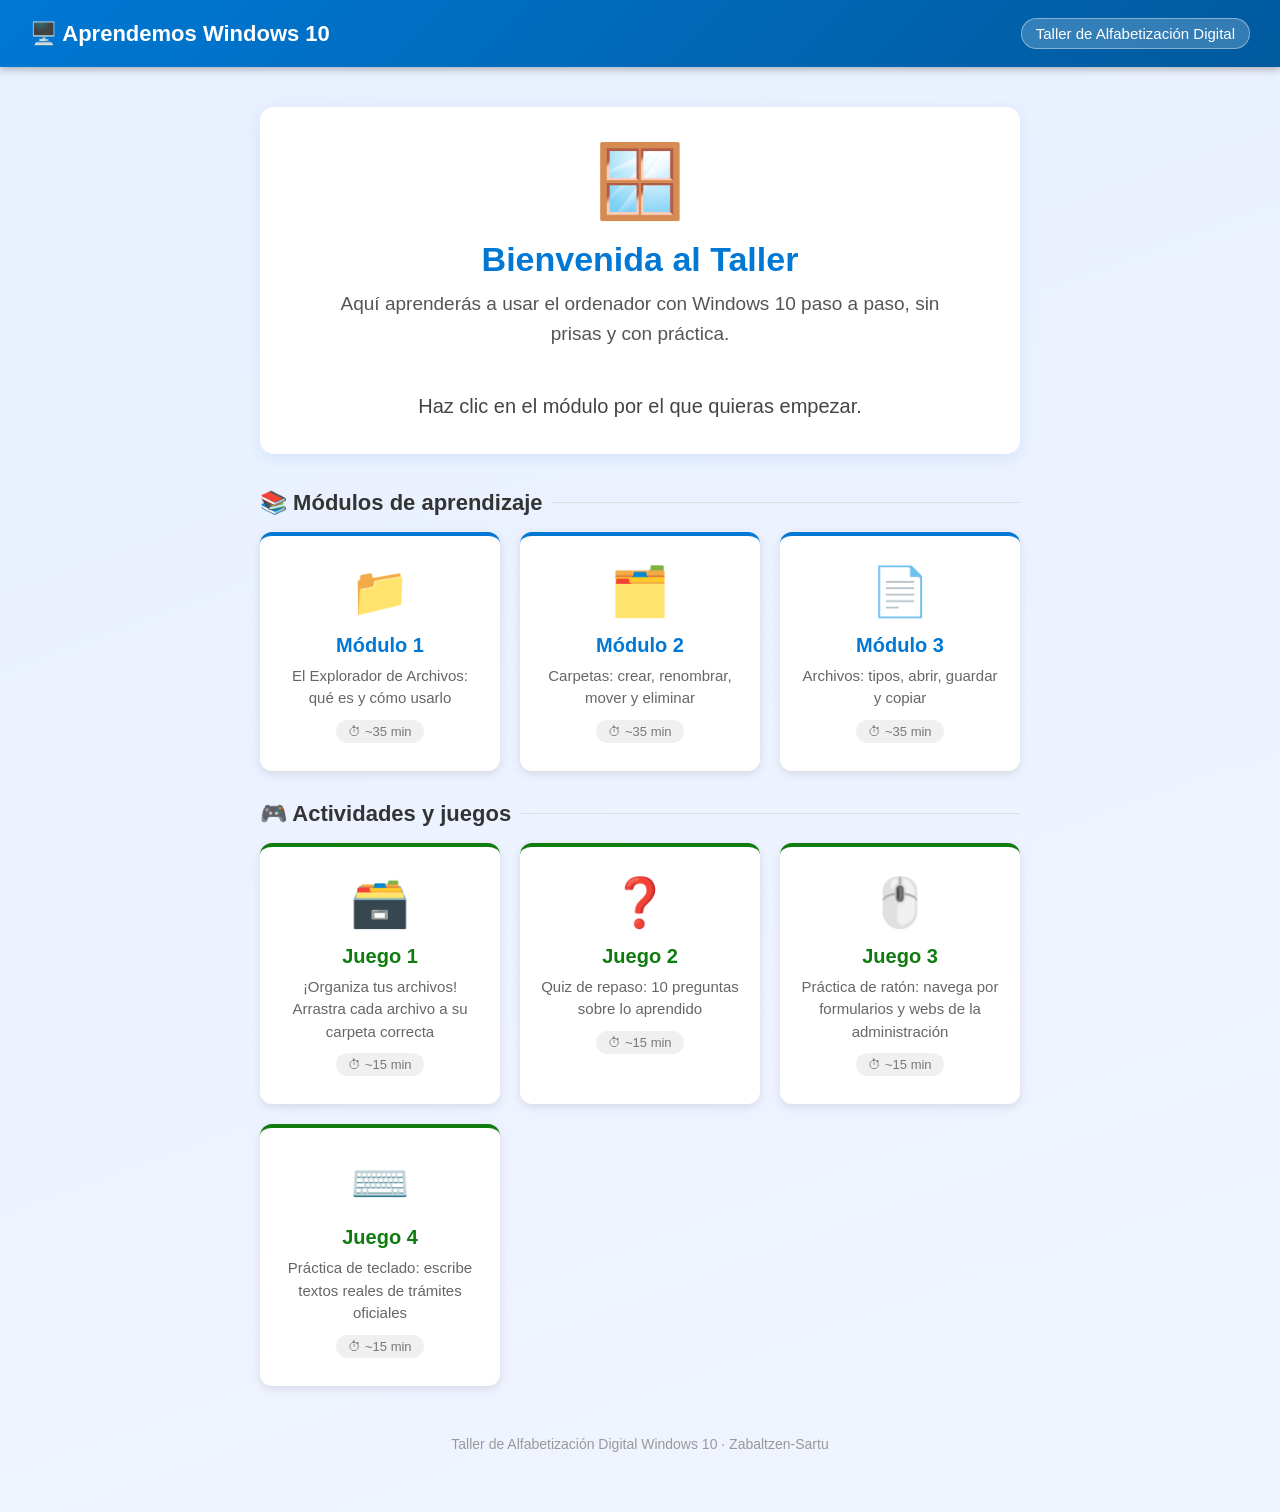
<file: index.html>
<!DOCTYPE html>
<html lang="es">
<head>
<meta charset="UTF-8">
<meta name="viewport" content="width=device-width, initial-scale=1.0">
<meta name="author" content="Arkaitz Belaza">
<title>Taller Windows 10 — Menú Principal</title>
<link rel="stylesheet" href="css/estilos.css">
<style>
  body { background: linear-gradient(160deg, #e8f0fe 0%, #f0f4ff 100%); }
  .logo-windows {
    font-size: 72px;
    margin-bottom: 16px;
  }
  .bienvenida-box {
    background: white;
    border-radius: 14px;
    padding: 32px 28px;
    margin-bottom: 36px;
    box-shadow: 0 4px 16px rgba(0,120,212,0.1);
    text-align: center;
  }
  .bienvenida-box p {
    font-size: 20px;
    color: #444;
    line-height: 1.6;
    max-width: 600px;
    margin: 0 auto;
  }
  .seccion-titulo {
    font-size: 22px;
    font-weight: 700;
    color: #333;
    margin-bottom: 16px;
    text-align: left;
    display: flex;
    align-items: center;
    gap: 10px;
  }
  .linea-sep {
    flex: 1;
    height: 1px;
    background: #ddd;
  }
  .footer-menu {
    text-align: center;
    color: #999;
    font-size: 14px;
    padding: 20px;
    margin-top: 20px;
  }
</style>
</head>
<body>
<div class="taller-header">
  <h1>🖥️ Aprendemos Windows 10</h1>
  <span class="modulo-badge">Taller de Alfabetización Digital</span>
</div>

<div class="menu-principal">

  <div class="bienvenida-box">
    <div class="logo-windows">🪟</div>
    <h1>Bienvenida al Taller</h1>
    <p class="subtitulo-menu">Aquí aprenderás a usar el ordenador con Windows 10 paso a paso, sin prisas y con práctica.</p>
    <p>Haz clic en el módulo por el que quieras empezar.</p>
  </div>

  <div class="seccion-titulo">📚 Módulos de aprendizaje <span class="linea-sep"></span></div>

  <div class="tarjetas-menu">
    <a href="modulo1.html" class="tarjeta-modulo">
      <div class="icono-modulo">📁</div>
      <h3>Módulo 1</h3>
      <p>El Explorador de Archivos: qué es y cómo usarlo</p>
      <span class="tiempo-estimado">⏱ ~35 min</span>
    </a>
    <a href="modulo2.html" class="tarjeta-modulo">
      <div class="icono-modulo">🗂️</div>
      <h3>Módulo 2</h3>
      <p>Carpetas: crear, renombrar, mover y eliminar</p>
      <span class="tiempo-estimado">⏱ ~35 min</span>
    </a>
    <a href="modulo3.html" class="tarjeta-modulo">
      <div class="icono-modulo">📄</div>
      <h3>Módulo 3</h3>
      <p>Archivos: tipos, abrir, guardar y copiar</p>
      <span class="tiempo-estimado">⏱ ~35 min</span>
    </a>
  </div>

  <div class="seccion-titulo" style="margin-top:30px;">🎮 Actividades y juegos <span class="linea-sep"></span></div>

  <div class="tarjetas-menu">
    <a href="juego1.html" class="tarjeta-modulo tarjeta-juego">
      <div class="icono-modulo">🗃️</div>
      <h3>Juego 1</h3>
      <p>¡Organiza tus archivos! Arrastra cada archivo a su carpeta correcta</p>
      <span class="tiempo-estimado">⏱ ~15 min</span>
    </a>
    <a href="juego2.html" class="tarjeta-modulo tarjeta-juego">
      <div class="icono-modulo">❓</div>
      <h3>Juego 2</h3>
      <p>Quiz de repaso: 10 preguntas sobre lo aprendido</p>
      <span class="tiempo-estimado">⏱ ~15 min</span>
    </a>
    <a href="juego3.html" class="tarjeta-modulo tarjeta-juego">
      <div class="icono-modulo">🖱️</div>
      <h3>Juego 3</h3>
      <p>Práctica de ratón: navega por formularios y webs de la administración</p>
      <span class="tiempo-estimado">⏱ ~15 min</span>
    </a>
    <a href="juego4.html" class="tarjeta-modulo tarjeta-juego">
      <div class="icono-modulo">⌨️</div>
      <h3>Juego 4</h3>
      <p>Práctica de teclado: escribe textos reales de trámites oficiales</p>
      <span class="tiempo-estimado">⏱ ~15 min</span>
    </a>
  </div>

  <div class="footer-menu">
    Taller de Alfabetización Digital Windows 10 · Zabaltzen-Sartu
  </div>

</div>
</body>
</html>
</file>
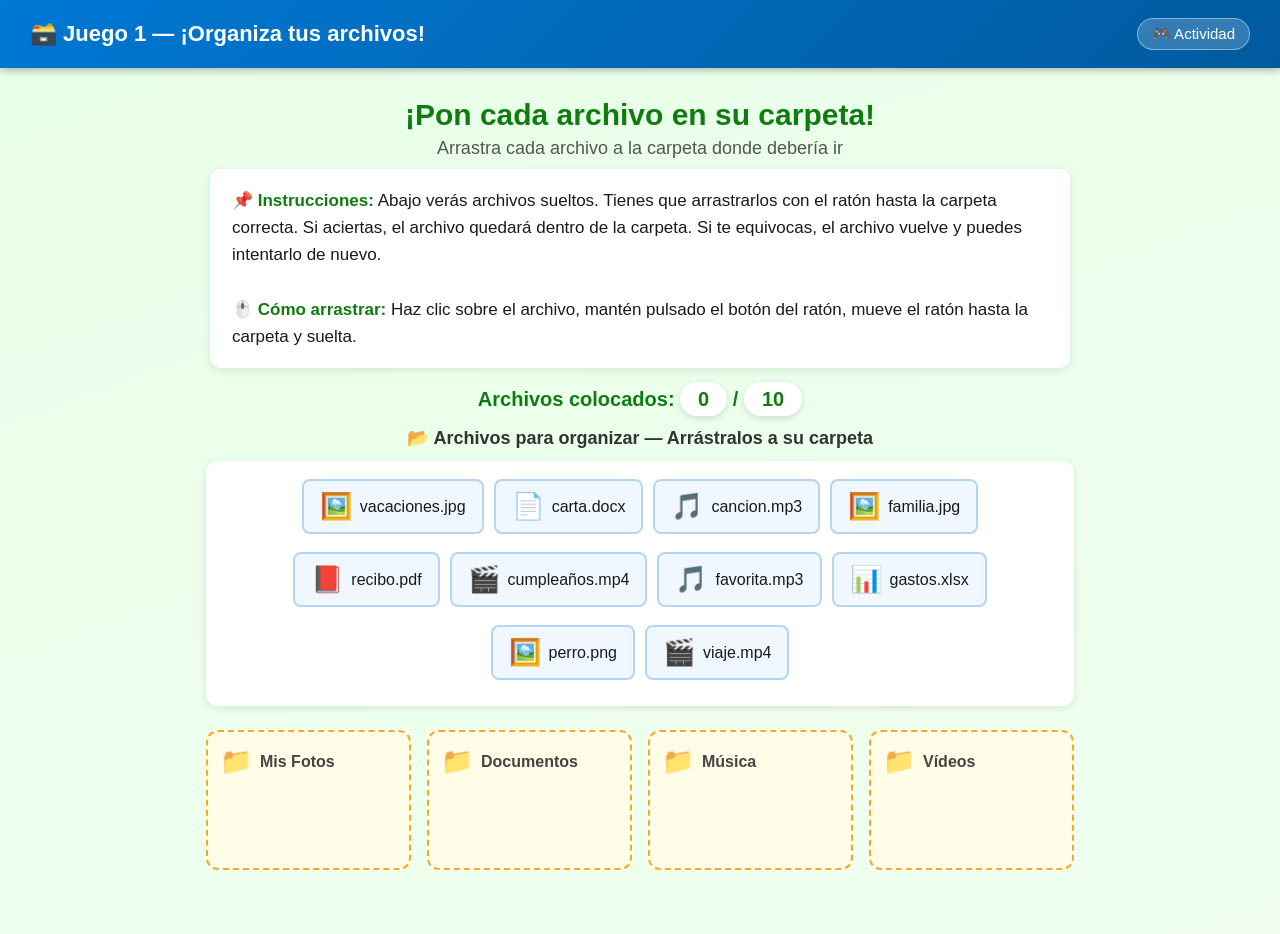
<file: juego1.html>
<!DOCTYPE html>
<html lang="es">
<head>
<meta charset="UTF-8">
<meta name="viewport" content="width=device-width, initial-scale=1.0">
<meta name="author" content="Arkaitz Belaza">
<title>Juego 1 — ¡Organiza tus archivos!</title>
<link rel="stylesheet" href="css/estilos.css">
<style>
  body { background: linear-gradient(160deg, #e8ffe8 0%, #f0fff0 100%); }
  .juego-cabecera {
    text-align: center;
    padding: 30px 20px 10px;
  }
  .juego-cabecera h1 { font-size: 30px; color: #107c10; margin-bottom: 6px; }
  .juego-cabecera p { font-size: 18px; color: #555; }
  .instrucciones {
    background: white;
    border-radius: 10px;
    padding: 18px 22px;
    margin: 0 auto 20px;
    max-width: 860px;
    box-shadow: 0 2px 8px rgba(0,0,0,0.1);
    font-size: 17px;
    line-height: 1.6;
  }
  .instrucciones strong { color: #107c10; }
  .marcador {
    text-align: center;
    font-size: 20px;
    font-weight: 700;
    color: #107c10;
    margin-bottom: 16px;
  }
  .marcador span {
    background: white;
    border-radius: 20px;
    padding: 6px 18px;
    box-shadow: 0 2px 6px rgba(0,0,0,0.15);
  }

  /* Zona de juego */
  .zona-juego {
    max-width: 900px;
    margin: 0 auto;
    padding: 0 16px 40px;
  }
  .pool-titulo {
    font-size: 18px;
    font-weight: 700;
    color: #333;
    margin-bottom: 12px;
    text-align: center;
  }
  .pool-archivos {
    display: flex;
    flex-wrap: wrap;
    gap: 10px;
    background: white;
    border-radius: 12px;
    padding: 18px;
    box-shadow: 0 2px 8px rgba(0,0,0,0.1);
    min-height: 80px;
    justify-content: center;
    margin-bottom: 24px;
  }
  .archivo-arrastrable {
    display: flex;
    align-items: center;
    gap: 8px;
    padding: 10px 16px;
    background: #f0f7ff;
    border: 2px solid #b3d6f5;
    border-radius: 8px;
    cursor: grab;
    font-size: 16px;
    transition: all 0.2s;
    user-select: none;
  }
  .archivo-arrastrable:hover { background: #dceefb; transform: scale(1.04); box-shadow: 0 3px 10px rgba(0,120,212,0.2); }
  .archivo-arrastrable.arrastrando { opacity: 0.35; transform: scale(0.95); }
  .archivo-arrastrable .af-icon { font-size: 26px; }
  .archivo-arrastrable .af-nombre { font-weight: 500; }
  .archivo-colocado-ok {
    opacity: 0.4;
    cursor: not-allowed;
    pointer-events: none;
    background: #e8f5e9 !important;
    border-color: #107c10 !important;
  }

  /* Carpetas destino */
  .carpetas-grid {
    display: grid;
    grid-template-columns: repeat(auto-fill, minmax(200px, 1fr));
    gap: 16px;
    margin-bottom: 24px;
  }
  .carpeta-drop-zona {
    background: #fffde7;
    border: 2.5px dashed #f9a825;
    border-radius: 12px;
    padding: 14px 12px;
    min-height: 140px;
    transition: all 0.2s;
  }
  .carpeta-drop-zona.sobre {
    background: #fff9c4;
    border-color: #f57f17;
    border-style: solid;
    transform: scale(1.02);
  }
  .carpeta-drop-zona.ok-flash {
    background: #e8f5e9;
    border-color: #107c10;
    border-style: solid;
  }
  .carpeta-drop-zona.error-flash {
    background: #fde7e0;
    border-color: #d83b01;
    border-style: solid;
  }
  .carpeta-header {
    display: flex;
    align-items: center;
    gap: 8px;
    margin-bottom: 10px;
    font-weight: 700;
    font-size: 16px;
    color: #444;
  }
  .carpeta-header .ch-icon { font-size: 26px; }
  .archivos-en-carpeta {
    display: flex;
    flex-direction: column;
    gap: 5px;
  }
  .archivo-dentro {
    display: flex;
    align-items: center;
    gap: 6px;
    background: white;
    border: 1px solid #ddd;
    border-radius: 5px;
    padding: 5px 8px;
    font-size: 13px;
    animation: aparecer 0.3s ease;
  }
  @keyframes aparecer {
    from { opacity: 0; transform: translateY(-6px); }
    to { opacity: 1; transform: translateY(0); }
  }

  /* Pantalla final */
  .pantalla-final {
    display: none;
    text-align: center;
    background: white;
    border-radius: 16px;
    padding: 40px 30px;
    max-width: 500px;
    margin: 30px auto;
    box-shadow: 0 6px 24px rgba(0,0,0,0.15);
  }
  .pantalla-final h2 { font-size: 28px; color: #107c10; margin-bottom: 12px; }
  .pantalla-final .pf-icono { font-size: 70px; margin-bottom: 16px; }
  .pantalla-final .pf-puntos { font-size: 52px; font-weight: 700; color: #107c10; }
  .pantalla-final p { font-size: 18px; color: #555; margin: 10px 0; }
  .botones-final { display: flex; gap: 12px; justify-content: center; margin-top: 20px; flex-wrap: wrap; }
</style>
</head>
<body>

<div class="taller-header">
  <h1>🗃️ Juego 1 — ¡Organiza tus archivos!</h1>
  <span class="modulo-badge">🎮 Actividad</span>
</div>

<div class="juego-cabecera">
  <h1>¡Pon cada archivo en su carpeta!</h1>
  <p>Arrastra cada archivo a la carpeta donde debería ir</p>
</div>

<div class="instrucciones">
  📌 <strong>Instrucciones:</strong> Abajo verás archivos sueltos. Tienes que arrastrarlos con el ratón hasta la carpeta correcta. Si aciertas, el archivo quedará dentro de la carpeta. Si te equivocas, el archivo vuelve y puedes intentarlo de nuevo.
  <br><br>
  🖱️ <strong>Cómo arrastrar:</strong> Haz clic sobre el archivo, mantén pulsado el botón del ratón, mueve el ratón hasta la carpeta y suelta.
</div>

<div class="zona-juego">
  <div class="marcador">Archivos colocados: <span id="contador-aciertos">0</span> / <span id="total-archivos">10</span></div>

  <div class="pool-titulo">📂 Archivos para organizar — Arrástralos a su carpeta</div>
  <div class="pool-archivos" id="pool-archivos">
    <div class="archivo-arrastrable" draggable="true" data-categoria="fotos" id="a1">
      <span class="af-icon">🖼️</span><span class="af-nombre">vacaciones.jpg</span>
    </div>
    <div class="archivo-arrastrable" draggable="true" data-categoria="documentos" id="a2">
      <span class="af-icon">📄</span><span class="af-nombre">carta.docx</span>
    </div>
    <div class="archivo-arrastrable" draggable="true" data-categoria="musica" id="a3">
      <span class="af-icon">🎵</span><span class="af-nombre">cancion.mp3</span>
    </div>
    <div class="archivo-arrastrable" draggable="true" data-categoria="fotos" id="a4">
      <span class="af-icon">🖼️</span><span class="af-nombre">familia.jpg</span>
    </div>
    <div class="archivo-arrastrable" draggable="true" data-categoria="documentos" id="a5">
      <span class="af-icon">📕</span><span class="af-nombre">recibo.pdf</span>
    </div>
    <div class="archivo-arrastrable" draggable="true" data-categoria="videos" id="a6">
      <span class="af-icon">🎬</span><span class="af-nombre">cumpleaños.mp4</span>
    </div>
    <div class="archivo-arrastrable" draggable="true" data-categoria="musica" id="a7">
      <span class="af-icon">🎵</span><span class="af-nombre">favorita.mp3</span>
    </div>
    <div class="archivo-arrastrable" draggable="true" data-categoria="documentos" id="a8">
      <span class="af-icon">📊</span><span class="af-nombre">gastos.xlsx</span>
    </div>
    <div class="archivo-arrastrable" draggable="true" data-categoria="fotos" id="a9">
      <span class="af-icon">🖼️</span><span class="af-nombre">perro.png</span>
    </div>
    <div class="archivo-arrastrable" draggable="true" data-categoria="videos" id="a10">
      <span class="af-icon">🎬</span><span class="af-nombre">viaje.mp4</span>
    </div>
  </div>

  <div class="carpetas-grid">
    <div class="carpeta-drop-zona" data-categoria="fotos" id="zona-fotos">
      <div class="carpeta-header">
        <span class="ch-icon">📁</span>
        <span>Mis Fotos</span>
      </div>
      <div class="archivos-en-carpeta" id="dentro-fotos"></div>
    </div>
    <div class="carpeta-drop-zona" data-categoria="documentos" id="zona-documentos">
      <div class="carpeta-header">
        <span class="ch-icon">📁</span>
        <span>Documentos</span>
      </div>
      <div class="archivos-en-carpeta" id="dentro-documentos"></div>
    </div>
    <div class="carpeta-drop-zona" data-categoria="musica" id="zona-musica">
      <div class="carpeta-header">
        <span class="ch-icon">📁</span>
        <span>Música</span>
      </div>
      <div class="archivos-en-carpeta" id="dentro-musica"></div>
    </div>
    <div class="carpeta-drop-zona" data-categoria="videos" id="zona-videos">
      <div class="carpeta-header">
        <span class="ch-icon">📁</span>
        <span>Vídeos</span>
      </div>
      <div class="archivos-en-carpeta" id="dentro-videos"></div>
    </div>
  </div>

  <div class="pantalla-final" id="pantalla-final">
    <div class="pf-icono" id="pf-icono">🎉</div>
    <h2>¡Juego completado!</h2>
    <div class="pf-puntos" id="pf-puntos">10/10</div>
    <p id="pf-mensaje">¡Perfecto! Has organizado todos los archivos correctamente.</p>
    <div class="botones-final">
      <button class="btn btn-secundario" onclick="reiniciarJuego()">🔄 Jugar otra vez</button>
      <a href="juego2.html" class="btn btn-primario">Siguiente: Quiz →</a>
      <a href="index.html" class="btn btn-secundario">🏠 Menú</a>
    </div>
  </div>
</div>

<script src="js/interactivo.js"></script>
<script>
let archivoArrastrando = null;
let aciertos = 0;
const total = 10;

document.addEventListener('DOMContentLoaded', () => {
  document.querySelectorAll('.archivo-arrastrable').forEach(el => {
    el.addEventListener('dragstart', (e) => {
      archivoArrastrando = el;
      el.classList.add('arrastrando');
      e.dataTransfer.effectAllowed = 'move';
    });
    el.addEventListener('dragend', () => {
      el.classList.remove('arrastrando');
    });
  });

  document.querySelectorAll('.carpeta-drop-zona').forEach(zona => {
    zona.addEventListener('dragover', e => { e.preventDefault(); zona.classList.add('sobre'); });
    zona.addEventListener('dragleave', () => zona.classList.remove('sobre'));
    zona.addEventListener('drop', e => {
      e.preventDefault();
      zona.classList.remove('sobre');
      if (!archivoArrastrando) return;
      const catArchivo = archivoArrastrando.dataset.categoria;
      const catZona = zona.dataset.categoria;
      if (catArchivo === catZona) {
        aciertos++;
        document.getElementById('contador-aciertos').textContent = aciertos;
        zona.classList.add('ok-flash');
        setTimeout(() => zona.classList.remove('ok-flash'), 700);
        const icono = archivoArrastrando.querySelector('.af-icon').textContent;
        const nombre = archivoArrastrando.querySelector('.af-nombre').textContent;
        const div = document.createElement('div');
        div.className = 'archivo-dentro';
        div.innerHTML = `<span>${icono}</span><span>${nombre}</span>`;
        zona.querySelector('.archivos-en-carpeta').appendChild(div);
        archivoArrastrando.classList.add('archivo-colocado-ok');
        mostrarMensaje('✔ ¡Correcto! ' + nombre + ' va en ' + zona.querySelector('.carpeta-header span:last-child').textContent, 'ok');
        if (aciertos === total) {
          setTimeout(mostrarFinal, 1000);
        }
      } else {
        zona.classList.add('error-flash');
        setTimeout(() => zona.classList.remove('error-flash'), 600);
        mostrarMensaje('✖ Ese no es el sitio correcto. Inténtalo en otra carpeta.', 'error');
      }
      archivoArrastrando = null;
    });
  });
});

function mostrarFinal() {
  document.getElementById('pantalla-final').style.display = 'block';
  document.getElementById('pf-puntos').textContent = aciertos + '/' + total;
  if (aciertos === total) {
    document.getElementById('pf-icono').textContent = '🏆';
    document.getElementById('pf-mensaje').textContent = '¡Perfecto! Has organizado todos los archivos correctamente. ¡Eres una experta!';
  } else if (aciertos >= 7) {
    document.getElementById('pf-icono').textContent = '🌟';
    document.getElementById('pf-mensaje').textContent = '¡Muy bien! La mayoría están bien organizados.';
  } else {
    document.getElementById('pf-icono').textContent = '💪';
    document.getElementById('pf-mensaje').textContent = 'Buen intento. Puedes volver a intentarlo para mejorar.';
  }
  document.getElementById('pantalla-final').scrollIntoView({ behavior: 'smooth', block: 'center' });
}

function reiniciarJuego() {
  location.reload();
}
</script>
</body>
</html>
</file>
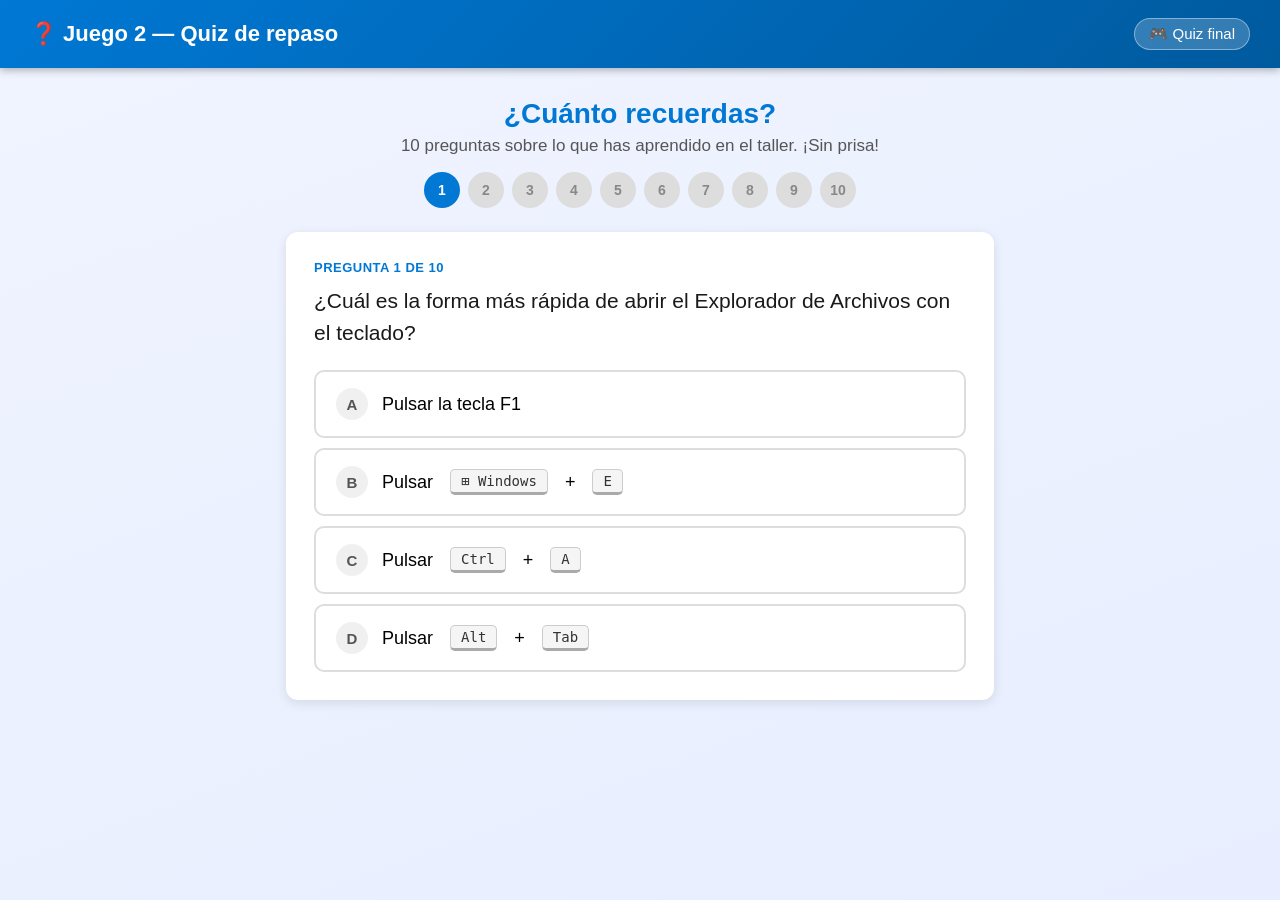
<file: juego2.html>
<!DOCTYPE html>
<html lang="es">
<head>
<meta charset="UTF-8">
<meta name="viewport" content="width=device-width, initial-scale=1.0">
<meta name="author" content="Arkaitz Belaza">
<title>Juego 2 — Quiz de repaso</title>
<link rel="stylesheet" href="css/estilos.css">
<style>
  body { background: linear-gradient(160deg, #f0f4ff 0%, #e8eeff 100%); }
  .quiz-cabecera {
    text-align: center;
    padding: 30px 20px 16px;
  }
  .quiz-cabecera h1 { font-size: 28px; color: #0078d4; margin-bottom: 6px; }
  .quiz-cabecera p { font-size: 17px; color: #555; }

  .contenedor-quiz {
    max-width: 740px;
    margin: 0 auto;
    padding: 0 16px 40px;
  }

  .barra-preguntas {
    display: flex;
    justify-content: center;
    gap: 8px;
    margin-bottom: 24px;
    flex-wrap: wrap;
  }
  .indicador-pregunta {
    width: 36px;
    height: 36px;
    border-radius: 50%;
    display: flex;
    align-items: center;
    justify-content: center;
    font-size: 14px;
    font-weight: 700;
    background: #ddd;
    color: #888;
    transition: all 0.3s;
  }
  .indicador-pregunta.activa { background: #0078d4; color: white; }
  .indicador-pregunta.correcta { background: #107c10; color: white; }
  .indicador-pregunta.incorrecta { background: #d83b01; color: white; }

  .quiz-pregunta {
    background: white;
    border-radius: 12px;
    padding: 28px 28px;
    box-shadow: 0 3px 12px rgba(0,0,0,0.1);
    margin-bottom: 20px;
    display: none;
  }
  .quiz-pregunta.activa { display: block; animation: entrar 0.3s ease; }
  @keyframes entrar {
    from { opacity: 0; transform: translateY(10px); }
    to { opacity: 1; transform: translateY(0); }
  }
  .num-pregunta {
    font-size: 13px;
    color: #0078d4;
    font-weight: 700;
    margin-bottom: 10px;
    text-transform: uppercase;
    letter-spacing: 0.5px;
  }
  .texto-pregunta {
    font-size: 21px;
    color: #1a1a1a;
    margin-bottom: 22px;
    line-height: 1.5;
  }
  .quiz-opciones {
    display: flex;
    flex-direction: column;
    gap: 10px;
  }
  .opcion-btn {
    display: flex;
    align-items: center;
    gap: 14px;
    padding: 16px 20px;
    border: 2px solid #ddd;
    border-radius: 10px;
    background: white;
    cursor: pointer;
    font-size: 18px;
    text-align: left;
    transition: all 0.2s;
    width: 100%;
  }
  .opcion-btn:hover:not(:disabled) { border-color: #0078d4; background: #f0f7ff; transform: translateX(4px); }
  .opcion-btn.correcta { border-color: #107c10; background: #e8f5e9; color: #107c10; font-weight: 600; }
  .opcion-btn.incorrecta { border-color: #d83b01; background: #fde7e0; color: #d83b01; }
  .opcion-btn:disabled { cursor: default; transform: none; }
  .letra-opcion {
    width: 32px;
    height: 32px;
    border-radius: 50%;
    background: #f0f0f0;
    display: flex;
    align-items: center;
    justify-content: center;
    font-weight: 700;
    font-size: 15px;
    flex-shrink: 0;
    color: #555;
  }
  .opcion-btn.correcta .letra-opcion { background: #107c10; color: white; }
  .opcion-btn.incorrecta .letra-opcion { background: #d83b01; color: white; }

  .feedback-box {
    margin-top: 16px;
    padding: 14px 18px;
    border-radius: 8px;
    font-size: 17px;
    display: none;
    line-height: 1.5;
  }
  .feedback-box.ok { background: #e8f5e9; color: #107c10; border-left: 4px solid #107c10; }
  .feedback-box.mal { background: #fde7e0; color: #d83b01; border-left: 4px solid #d83b01; }

  .btn-siguiente-preg {
    display: none;
    margin: 16px auto 0;
    padding: 14px 32px;
    background: #0078d4;
    color: white;
    border: none;
    border-radius: 8px;
    font-size: 18px;
    font-weight: 600;
    cursor: pointer;
    transition: background 0.2s;
  }
  .btn-siguiente-preg:hover { background: #005a9e; }

  /* Resultados finales */
  .resultado-final {
    display: none;
    background: white;
    border-radius: 16px;
    padding: 40px 30px;
    text-align: center;
    box-shadow: 0 6px 24px rgba(0,0,0,0.12);
    margin-top: 20px;
  }
  .rf-trofeo { font-size: 72px; margin-bottom: 16px; }
  .rf-puntos { font-size: 64px; font-weight: 700; color: #0078d4; line-height: 1; }
  .rf-de10 { font-size: 28px; color: #aaa; }
  .rf-mensaje { font-size: 21px; color: #333; margin: 16px 0; }
  .rf-estrellas { font-size: 40px; margin: 8px 0; }
  .detalle-respuestas {
    background: #f8f8f8;
    border-radius: 10px;
    padding: 16px;
    margin: 20px 0;
    text-align: left;
  }
  .detalle-respuestas h4 { font-size: 17px; color: #555; margin-bottom: 10px; }
  .detalle-fila {
    display: flex;
    align-items: center;
    gap: 10px;
    padding: 6px 0;
    border-bottom: 1px solid #eee;
    font-size: 15px;
  }
  .detalle-fila:last-child { border-bottom: none; }
  .det-icono { font-size: 18px; width: 24px; text-align: center; flex-shrink: 0; }
  .botones-rf { display: flex; gap: 12px; justify-content: center; margin-top: 24px; flex-wrap: wrap; }
</style>
</head>
<body>

<div class="taller-header">
  <h1>❓ Juego 2 — Quiz de repaso</h1>
  <span class="modulo-badge">🎮 Quiz final</span>
</div>

<div class="quiz-cabecera">
  <h1>¿Cuánto recuerdas?</h1>
  <p>10 preguntas sobre lo que has aprendido en el taller. ¡Sin prisa!</p>
</div>

<div class="contenedor-quiz">

  <div class="barra-preguntas" id="barra-preguntas">
    <!-- generada por JS -->
  </div>

  <!-- PREGUNTA 1 -->
  <div class="quiz-pregunta activa" id="p1">
    <div class="num-pregunta">Pregunta 1 de 10</div>
    <div class="texto-pregunta">¿Cuál es la forma más rápida de abrir el Explorador de Archivos con el teclado?</div>
    <div class="quiz-opciones">
      <button class="opcion-btn" onclick="responder(this,false,1,'La tecla F1 abre la Ayuda de Windows, no el Explorador.')">
        <span class="letra-opcion">A</span> Pulsar la tecla F1
      </button>
      <button class="opcion-btn" onclick="responder(this,true,1,'¡Exacto! La tecla Windows + E abre directamente el Explorador de Archivos.')">
        <span class="letra-opcion">B</span> Pulsar <span class="tecla" style="font-size:14px;">⊞ Windows</span> + <span class="tecla" style="font-size:14px;">E</span>
      </button>
      <button class="opcion-btn" onclick="responder(this,false,1,'Ctrl+A selecciona todo el contenido de una carpeta, no abre el Explorador.')">
        <span class="letra-opcion">C</span> Pulsar <span class="tecla" style="font-size:14px;">Ctrl</span> + <span class="tecla" style="font-size:14px;">A</span>
      </button>
      <button class="opcion-btn" onclick="responder(this,false,1,'Alt+Tab cambia entre ventanas abiertas, no abre el Explorador.')">
        <span class="letra-opcion">D</span> Pulsar <span class="tecla" style="font-size:14px;">Alt</span> + <span class="tecla" style="font-size:14px;">Tab</span>
      </button>
    </div>
    <div class="feedback-box" id="fb1"></div>
    <button class="btn-siguiente-preg" id="sig1" onclick="siguientePregunta(2)">Siguiente pregunta →</button>
  </div>

  <!-- PREGUNTA 2 -->
  <div class="quiz-pregunta" id="p2">
    <div class="num-pregunta">Pregunta 2 de 10</div>
    <div class="texto-pregunta">¿Para qué sirve la <strong>Barra de dirección</strong> del Explorador de Archivos?</div>
    <div class="quiz-opciones">
      <button class="opcion-btn" onclick="responder(this,false,2,'Los botones de copiar y pegar están en la Cinta (Ribbon), no en la barra de dirección.')">
        <span class="letra-opcion">A</span> Para copiar y pegar archivos
      </button>
      <button class="opcion-btn" onclick="responder(this,false,2,'La búsqueda de archivos se hace en la barra de búsqueda (la de la derecha), no en la de dirección.')">
        <span class="letra-opcion">B</span> Para buscar archivos por nombre
      </button>
      <button class="opcion-btn" onclick="responder(this,true,2,'¡Correcto! La barra de dirección muestra en qué carpeta estás en este momento, como un mapa de tu ubicación.')">
        <span class="letra-opcion">C</span> Para saber en qué carpeta estás en cada momento
      </button>
      <button class="opcion-btn" onclick="responder(this,false,2,'El panel lateral (a la izquierda) es el que muestra las carpetas favoritas, no la barra de dirección.')">
        <span class="letra-opcion">D</span> Para ver las carpetas favoritas
      </button>
    </div>
    <div class="feedback-box" id="fb2"></div>
    <button class="btn-siguiente-preg" id="sig2" onclick="siguientePregunta(3)">Siguiente pregunta →</button>
  </div>

  <!-- PREGUNTA 3 -->
  <div class="quiz-pregunta" id="p3">
    <div class="num-pregunta">Pregunta 3 de 10</div>
    <div class="texto-pregunta">¿Qué hay que hacer para <strong>abrir</strong> un archivo o carpeta en el Explorador?</div>
    <div class="quiz-opciones">
      <button class="opcion-btn" onclick="responder(this,false,3,'Un solo clic solo selecciona el archivo (lo pone en azul), no lo abre.')">
        <span class="letra-opcion">A</span> Hacer un solo clic
      </button>
      <button class="opcion-btn" onclick="responder(this,true,3,'¡Muy bien! El doble clic (dos clics rápidos) abre carpetas y archivos.')">
        <span class="letra-opcion">B</span> Hacer <strong>doble clic</strong>
      </button>
      <button class="opcion-btn" onclick="responder(this,false,3,'El clic derecho abre un menú de opciones, pero no abre directamente el archivo.')">
        <span class="letra-opcion">C</span> Hacer clic con el botón derecho del ratón
      </button>
      <button class="opcion-btn" onclick="responder(this,false,3,'La tecla Intro funciona para confirmar nombres (al renombrar), pero para abrir lo más habitual es el doble clic.')">
        <span class="letra-opcion">D</span> Pulsar la tecla Intro sin tocar el ratón
      </button>
    </div>
    <div class="feedback-box" id="fb3"></div>
    <button class="btn-siguiente-preg" id="sig3" onclick="siguientePregunta(4)">Siguiente pregunta →</button>
  </div>

  <!-- PREGUNTA 4 -->
  <div class="quiz-pregunta" id="p4">
    <div class="num-pregunta">Pregunta 4 de 10</div>
    <div class="texto-pregunta">Quieres crear una carpeta nueva. ¿Cuáles de estas opciones son correctas?</div>
    <div class="quiz-opciones">
      <button class="opcion-btn" onclick="responder(this,false,4,'Ctrl+N abre una nueva ventana del Explorador, no crea una carpeta nueva.')">
        <span class="letra-opcion">A</span> Pulsar <span class="tecla" style="font-size:14px;">Ctrl</span> + <span class="tecla" style="font-size:14px;">N</span>
      </button>
      <button class="opcion-btn" onclick="responder(this,true,4,'¡Correcto! Usando la Cinta (pestaña Inicio → Nueva carpeta) es una de las formas de crear una carpeta.')">
        <span class="letra-opcion">B</span> Hacer clic en "Nueva carpeta" de la Cinta (pestaña Inicio)
      </button>
      <button class="opcion-btn" onclick="responder(this,false,4,'La papelera es para eliminar archivos, no para crear carpetas.')">
        <span class="letra-opcion">C</span> Hacer doble clic en la papelera de reciclaje
      </button>
      <button class="opcion-btn" onclick="responder(this,false,4,'F5 actualiza el contenido de la carpeta (como refrescar). No crea carpetas.')">
        <span class="letra-opcion">D</span> Pulsar la tecla F5
      </button>
    </div>
    <div class="feedback-box" id="fb4"></div>
    <button class="btn-siguiente-preg" id="sig4" onclick="siguientePregunta(5)">Siguiente pregunta →</button>
  </div>

  <!-- PREGUNTA 5 -->
  <div class="quiz-pregunta" id="p5">
    <div class="num-pregunta">Pregunta 5 de 10</div>
    <div class="texto-pregunta">¿Qué tecla pulsas para <strong>renombrar</strong> una carpeta o archivo que has seleccionado?</div>
    <div class="quiz-opciones">
      <button class="opcion-btn" onclick="responder(this,false,5,'F1 es la tecla de Ayuda en la mayoría de programas de Windows.')">
        <span class="letra-opcion">A</span> <span class="tecla" style="font-size:14px;">F1</span>
      </button>
      <button class="opcion-btn" onclick="responder(this,false,5,'F4 en el Explorador suele activar la barra de dirección para editar la ruta.')">
        <span class="letra-opcion">B</span> <span class="tecla" style="font-size:14px;">F4</span>
      </button>
      <button class="opcion-btn" onclick="responder(this,true,5,'¡Exacto! La tecla F2 activa el modo de renombrar. Escribe el nuevo nombre y pulsa Intro para confirmar.')">
        <span class="letra-opcion">C</span> <span class="tecla" style="font-size:14px;">F2</span>
      </button>
      <button class="opcion-btn" onclick="responder(this,false,5,'F12 en muchos programas abre el diálogo "Guardar como".')">
        <span class="letra-opcion">D</span> <span class="tecla" style="font-size:14px;">F12</span>
      </button>
    </div>
    <div class="feedback-box" id="fb5"></div>
    <button class="btn-siguiente-preg" id="sig5" onclick="siguientePregunta(6)">Siguiente pregunta →</button>
  </div>

  <!-- PREGUNTA 6 -->
  <div class="quiz-pregunta" id="p6">
    <div class="num-pregunta">Pregunta 6 de 10</div>
    <div class="texto-pregunta">Borraste una carpeta sin querer. ¿Dónde puedes ir a recuperarla?</div>
    <div class="quiz-opciones">
      <button class="opcion-btn" onclick="responder(this,false,6,'La carpeta Documentos guarda tus documentos, pero no las cosas eliminadas.')">
        <span class="letra-opcion">A</span> A la carpeta Documentos
      </button>
      <button class="opcion-btn" onclick="responder(this,false,6,'Descargas guarda lo que descargas de internet, no lo que eliminas.')">
        <span class="letra-opcion">B</span> A la carpeta Descargas
      </button>
      <button class="opcion-btn" onclick="responder(this,true,6,'¡Correcto! La Papelera de Reciclaje guarda temporalmente todo lo que eliminas. Puedes abrir la papelera y hacer clic derecho → Restaurar para recuperarlo.')">
        <span class="letra-opcion">C</span> A la <strong>Papelera de Reciclaje</strong> del escritorio
      </button>
      <button class="opcion-btn" onclick="responder(this,false,6,'Este equipo muestra los discos y unidades, no los archivos eliminados.')">
        <span class="letra-opcion">D</span> A "Este equipo"
      </button>
    </div>
    <div class="feedback-box" id="fb6"></div>
    <button class="btn-siguiente-preg" id="sig6" onclick="siguientePregunta(7)">Siguiente pregunta →</button>
  </div>

  <!-- PREGUNTA 7 -->
  <div class="quiz-pregunta" id="p7">
    <div class="num-pregunta">Pregunta 7 de 10</div>
    <div class="texto-pregunta">¿Qué significa la extensión <strong>.pdf</strong> en un archivo?</div>
    <div class="quiz-opciones">
      <button class="opcion-btn" onclick="responder(this,false,7,'Los archivos .docx son los documentos de Microsoft Word, no los PDF.')">
        <span class="letra-opcion">A</span> Es un documento de Microsoft Word
      </button>
      <button class="opcion-btn" onclick="responder(this,false,7,'Las imágenes suelen tener extensiones como .jpg, .png o .gif, no .pdf.')">
        <span class="letra-opcion">B</span> Es una imagen o fotografía
      </button>
      <button class="opcion-btn" onclick="responder(this,true,7,'¡Bien! PDF significa &quot;Portable Document Format&quot;. Son documentos que se pueden leer en cualquier ordenador y no se modifican fácilmente.')">
        <span class="letra-opcion">C</span> Es un documento PDF que se puede leer en cualquier ordenador
      </button>
      <button class="opcion-btn" onclick="responder(this,false,7,'Los archivos de música tienen extensiones como .mp3 o .wav, no .pdf.')">
        <span class="letra-opcion">D</span> Es un archivo de música
      </button>
    </div>
    <div class="feedback-box" id="fb7"></div>
    <button class="btn-siguiente-preg" id="sig7" onclick="siguientePregunta(8)">Siguiente pregunta →</button>
  </div>

  <!-- PREGUNTA 8 -->
  <div class="quiz-pregunta" id="p8">
    <div class="num-pregunta">Pregunta 8 de 10</div>
    <div class="texto-pregunta">¿Qué hacen las teclas <strong>Ctrl + Z</strong>?</div>
    <div class="quiz-opciones">
      <button class="opcion-btn" onclick="responder(this,false,8,'Ctrl+C es la combinación para copiar, no para deshacer.')">
        <span class="letra-opcion">A</span> Copian el archivo seleccionado
      </button>
      <button class="opcion-btn" onclick="responder(this,false,8,'Ctrl+V es para pegar. Ctrl+Z es para deshacer.')">
        <span class="letra-opcion">B</span> Pegan el archivo copiado
      </button>
      <button class="opcion-btn" onclick="responder(this,true,8,'¡Perfecto! Ctrl+Z es el &quot;deshacer&quot;. Si borras algo, mueves algo sin querer o cometes un error, Ctrl+Z lo revierte. ¡Es como una máquina del tiempo!')">
        <span class="letra-opcion">C</span> <strong>Deshacen</strong> la última acción (como volver atrás)
      </button>
      <button class="opcion-btn" onclick="responder(this,false,8,'Ctrl+S es para guardar un archivo. Ctrl+Z es para deshacer.')">
        <span class="letra-opcion">D</span> Guardan el archivo
      </button>
    </div>
    <div class="feedback-box" id="fb8"></div>
    <button class="btn-siguiente-preg" id="sig8" onclick="siguientePregunta(9)">Siguiente pregunta →</button>
  </div>

  <!-- PREGUNTA 9 -->
  <div class="quiz-pregunta" id="p9">
    <div class="num-pregunta">Pregunta 9 de 10</div>
    <div class="texto-pregunta">Quieres que una foto quede tanto en la carpeta "Fotos 2024" como en "Fotos Familiares". ¿Qué haces?</div>
    <div class="quiz-opciones">
      <button class="opcion-btn" onclick="responder(this,false,9,'Cortar (Ctrl+X) mueve el archivo a un solo sitio. Solo quedaría en "Fotos Familiares", no en los dos.')">
        <span class="letra-opcion">A</span> Cortar la foto (<span class="tecla" style="font-size:13px;">Ctrl+X</span>) y pegarla en "Fotos Familiares"
      </button>
      <button class="opcion-btn" onclick="responder(this,true,9,'¡Correcto! Copiar (Ctrl+C) y pegar (Ctrl+V) hace que el archivo exista en los dos sitios a la vez.')">
        <span class="letra-opcion">B</span> <strong>Copiar</strong> la foto (<span class="tecla" style="font-size:13px;">Ctrl+C</span>) y pegarla en "Fotos Familiares"
      </button>
      <button class="opcion-btn" onclick="responder(this,false,9,'Borrar la foto la elimina del todo. No es lo que queremos aquí.')">
        <span class="letra-opcion">C</span> Borrar la foto y volver a crearla
      </button>
      <button class="opcion-btn" onclick="responder(this,false,9,'No hay ninguna tecla especial para duplicar así. La forma correcta es Copiar y Pegar.')">
        <span class="letra-opcion">D</span> Pulsar <span class="tecla" style="font-size:13px;">Ctrl+D</span> para duplicar
      </button>
    </div>
    <div class="feedback-box" id="fb9"></div>
    <button class="btn-siguiente-preg" id="sig9" onclick="siguientePregunta(10)">Siguiente pregunta →</button>
  </div>

  <!-- PREGUNTA 10 -->
  <div class="quiz-pregunta" id="p10">
    <div class="num-pregunta">Pregunta 10 de 10</div>
    <div class="texto-pregunta">¿Qué teclas usas para <strong>guardar</strong> rápidamente un documento en el que estás trabajando?</div>
    <div class="quiz-opciones">
      <button class="opcion-btn" onclick="responder(this,false,10,'Ctrl+P abre el diálogo de impresión, no guarda el archivo.')">
        <span class="letra-opcion">A</span> <span class="tecla" style="font-size:14px;">Ctrl</span> + <span class="tecla" style="font-size:14px;">P</span>
      </button>
      <button class="opcion-btn" onclick="responder(this,true,10,'¡Muy bien! Ctrl+S (S de Save, que en inglés significa guardar) es la forma más rápida de guardar un documento en casi todos los programas de Windows.')">
        <span class="letra-opcion">B</span> <span class="tecla" style="font-size:14px;">Ctrl</span> + <span class="tecla" style="font-size:14px;">S</span>
      </button>
      <button class="opcion-btn" onclick="responder(this,false,10,'Ctrl+G en algunos programas en español puede ser "Guardar", pero el estándar universal es Ctrl+S.')">
        <span class="letra-opcion">C</span> <span class="tecla" style="font-size:14px;">Ctrl</span> + <span class="tecla" style="font-size:14px;">G</span>
      </button>
      <button class="opcion-btn" onclick="responder(this,false,10,'Ctrl+X es para cortar (mover) archivos, no para guardar.')">
        <span class="letra-opcion">D</span> <span class="tecla" style="font-size:14px;">Ctrl</span> + <span class="tecla" style="font-size:14px;">X</span>
      </button>
    </div>
    <div class="feedback-box" id="fb10"></div>
    <button class="btn-siguiente-preg" id="sig10" onclick="mostrarResultados()">Ver mis resultados →</button>
  </div>

  <!-- RESULTADOS FINALES -->
  <div class="resultado-final" id="resultado-final">
    <div class="rf-trofeo" id="rf-trofeo">🏆</div>
    <div class="rf-puntos" id="rf-puntos">0</div>
    <div class="rf-de10">de 10</div>
    <div class="rf-estrellas" id="rf-estrellas">⭐⭐⭐</div>
    <div class="rf-mensaje" id="rf-mensaje"></div>

    <div class="detalle-respuestas" id="detalle-resp">
      <h4>Repaso de tus respuestas:</h4>
      <!-- generado por JS -->
    </div>

    <div class="botones-rf">
      <button class="btn btn-secundario" onclick="reiniciarQuiz()">🔄 Intentar de nuevo</button>
      <a href="juego1.html" class="btn btn-secundario">← Juego 1</a>
      <a href="index.html" class="btn btn-primario">🏠 Menú principal</a>
    </div>
  </div>

</div>

<script src="js/interactivo.js"></script>
<script>
const resumenPreguntas = [
  { texto: 'Abrir el Explorador de Archivos', correcta: 'Windows + E' },
  { texto: 'Barra de dirección', correcta: 'Dice en qué carpeta estás' },
  { texto: 'Abrir un archivo', correcta: 'Doble clic' },
  { texto: 'Crear carpeta nueva', correcta: 'Botón "Nueva carpeta" en la Cinta' },
  { texto: 'Renombrar archivo/carpeta', correcta: 'Tecla F2' },
  { texto: 'Recuperar algo eliminado', correcta: 'Papelera de Reciclaje' },
  { texto: 'Extensión .pdf', correcta: 'Documento PDF' },
  { texto: 'Ctrl + Z', correcta: 'Deshacer última acción' },
  { texto: 'Tener un archivo en dos carpetas', correcta: 'Copiar y Pegar' },
  { texto: 'Guardar un documento', correcta: 'Ctrl + S' }
];

let preguntaActual = 1;
let puntuacion = 0;
let respuestas = [];

// Crear indicadores
document.addEventListener('DOMContentLoaded', () => {
  const barra = document.getElementById('barra-preguntas');
  for (let i = 1; i <= 10; i++) {
    const div = document.createElement('div');
    div.className = 'indicador-pregunta' + (i === 1 ? ' activa' : '');
    div.id = 'ind' + i;
    div.textContent = i;
    barra.appendChild(div);
  }
});

function responder(btn, esCorrecta, numPregunta, explicacion) {
  const preg = document.getElementById('p' + numPregunta);
  preg.querySelectorAll('.opcion-btn').forEach(b => b.disabled = true);
  const fb = document.getElementById('fb' + numPregunta);
  const ind = document.getElementById('ind' + numPregunta);

  if (esCorrecta) {
    btn.classList.add('correcta');
    fb.className = 'feedback-box ok';
    fb.innerHTML = '✔ ' + explicacion;
    puntuacion++;
    ind.classList.add('correcta');
    respuestas[numPregunta - 1] = true;
  } else {
    btn.classList.add('incorrecta');
    fb.className = 'feedback-box mal';
    fb.innerHTML = '✖ ' + explicacion;
    ind.classList.add('incorrecta');
    respuestas[numPregunta - 1] = false;
    preg.querySelectorAll('.opcion-btn').forEach(b => {
      if (b.getAttribute('onclick')?.includes('true')) b.classList.add('correcta');
    });
  }
  ind.classList.remove('activa');
  fb.style.display = 'block';
  document.getElementById('sig' + numPregunta).style.display = 'block';
}

function siguientePregunta(num) {
  document.getElementById('p' + (num - 1)).classList.remove('activa');
  document.getElementById('p' + num).classList.add('activa');
  document.getElementById('ind' + num).classList.add('activa');
  preguntaActual = num;
  document.getElementById('p' + num).scrollIntoView({ behavior: 'smooth', block: 'start' });
}

function mostrarResultados() {
  document.getElementById('p10').classList.remove('activa');
  const resultado = document.getElementById('resultado-final');
  resultado.style.display = 'block';
  document.getElementById('rf-puntos').textContent = puntuacion;

  let trofeo, estrellas, mensaje;
  if (puntuacion === 10) {
    trofeo = '🏆'; estrellas = '⭐⭐⭐';
    mensaje = '¡Extraordinario! Has respondido todo correctamente. ¡Eres una experta en Windows 10!';
    document.getElementById('rf-puntos').style.color = '#f9a825';
  } else if (puntuacion >= 8) {
    trofeo = '🥇'; estrellas = '⭐⭐⭐';
    mensaje = '¡Excelente! Casi todo correcto. Tienes un dominio muy bueno de Windows 10.';
    document.getElementById('rf-puntos').style.color = '#107c10';
  } else if (puntuacion >= 6) {
    trofeo = '🥈'; estrellas = '⭐⭐';
    mensaje = '¡Muy bien! Recuerdas la mayor parte. Repasa las respuestas incorrectas.';
  } else if (puntuacion >= 4) {
    trofeo = '🥉'; estrellas = '⭐';
    mensaje = 'Buen intento. Te recomendamos repasar los módulos y volver a intentarlo.';
    document.getElementById('rf-puntos').style.color = '#f9a825';
  } else {
    trofeo = '💪'; estrellas = '⭐';
    mensaje = 'No te preocupes. Repasa los módulos con calma y vuelve a intentar el quiz.';
    document.getElementById('rf-puntos').style.color = '#d83b01';
  }
  document.getElementById('rf-trofeo').textContent = trofeo;
  document.getElementById('rf-estrellas').textContent = estrellas;
  document.getElementById('rf-mensaje').textContent = mensaje;

  const detalle = document.getElementById('detalle-resp');
  let html = '<h4>Repaso de tus respuestas:</h4>';
  resumenPreguntas.forEach((p, i) => {
    const ok = respuestas[i];
    const icono = ok === true ? '✅' : ok === false ? '❌' : '⬜';
    html += `<div class="detalle-fila"><span class="det-icono">${icono}</span><div><strong>${p.texto}</strong>${ok === false ? '<br><span style="color:#d83b01;font-size:13px;">Respuesta: ' + p.correcta + '</span>' : ''}</div></div>`;
  });
  detalle.innerHTML = html;
  resultado.scrollIntoView({ behavior: 'smooth', block: 'start' });
}

function reiniciarQuiz() {
  location.reload();
}
</script>
</body>
</html>
</file>
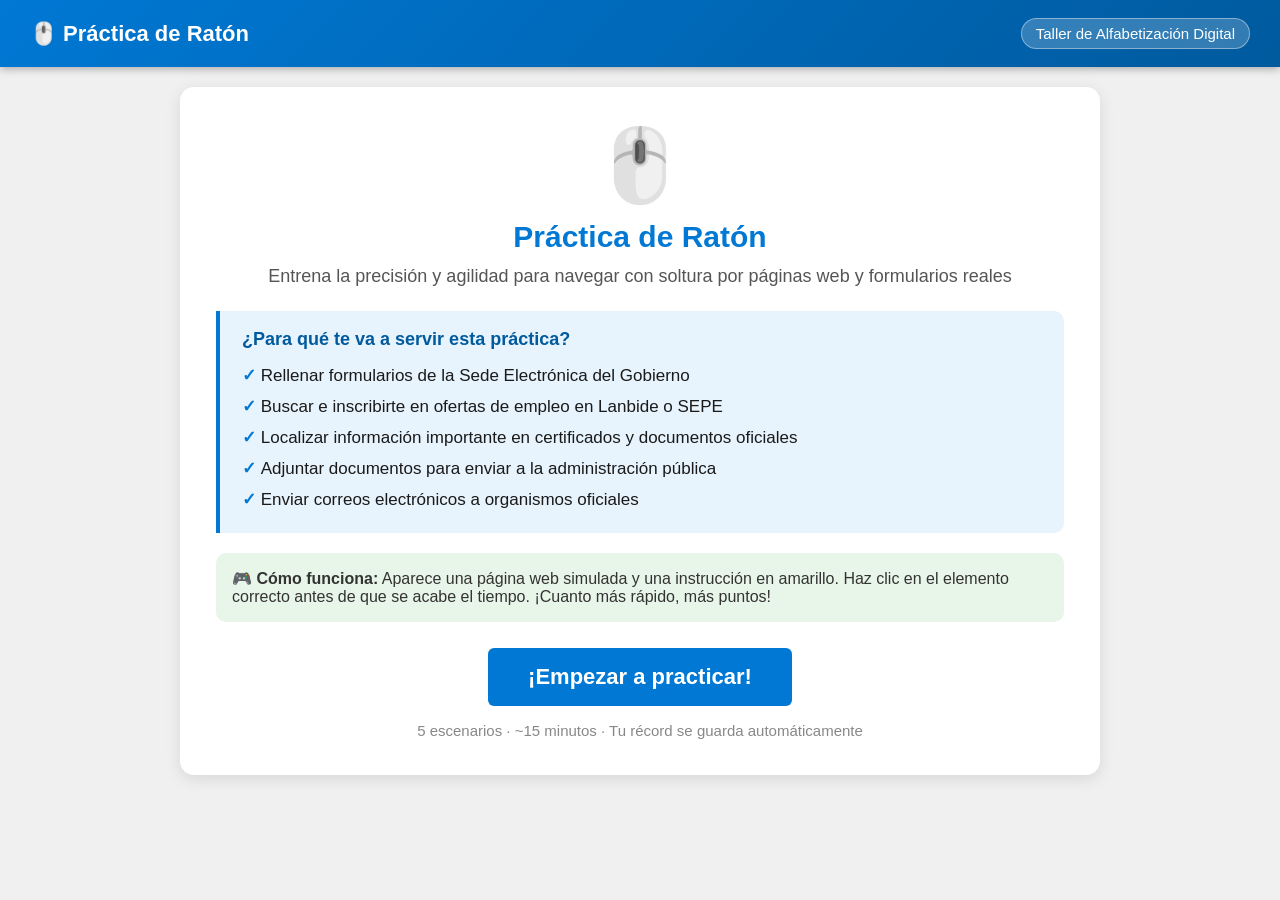
<file: juego3.html>
<!DOCTYPE html>
<html lang="es">
<head>
<meta charset="UTF-8">
<meta name="viewport" content="width=device-width, initial-scale=1.0">
<title>Práctica de Ratón — Taller Windows 10</title>
<link rel="stylesheet" href="css/estilos.css">
<style>
.juego-pantalla { max-width: 960px; margin: 0 auto; padding: 20px; }

.intro-juego { background: white; border-radius: 14px; padding: 36px; text-align: center; box-shadow: 0 4px 16px rgba(0,0,0,0.1); }
.intro-juego h2 { font-size: 30px; color: #0078d4; margin-bottom: 12px; }

.utilidad-box { background: #e8f4fd; border-left: 4px solid #0078d4; border-radius: 0 10px 10px 0; padding: 18px 22px; margin: 20px 0; text-align: left; }
.utilidad-box h3 { font-size: 18px; color: #005a9e; margin-bottom: 10px; }
.utilidad-box ul { list-style: none; padding: 0; }
.utilidad-box ul li { padding: 5px 0; font-size: 17px; }
.utilidad-box ul li::before { content: "✓ "; color: #0078d4; font-weight: bold; }

.panel-juego { display: flex; justify-content: space-between; align-items: center; background: #1a1a2e; color: white; padding: 12px 20px; border-radius: 10px; margin-bottom: 16px; flex-wrap: wrap; gap: 10px; }
.panel-dato { text-align: center; }
.panel-dato .valor { font-size: 26px; font-weight: 700; color: #4da3ff; }
.panel-dato .etiqueta { font-size: 12px; color: #aaa; }

.timer-circulo { width: 60px; height: 60px; border-radius: 50%; background: conic-gradient(#0078d4 360deg, #333 360deg); display: flex; align-items: center; justify-content: center; font-size: 20px; font-weight: 700; color: white; }

.instruccion-bar { background: #fff3cd; border: 2px solid #f9a825; border-radius: 8px; padding: 14px 20px; font-size: 19px; font-weight: 600; color: #444; margin-bottom: 16px; display: flex; align-items: center; gap: 12px; }
.instruccion-flecha { font-size: 26px; animation: rebote 0.6s infinite alternate; }
@keyframes rebote { from { transform: translateX(0); } to { transform: translateX(8px); } }

@keyframes pulso-azul { 0% { box-shadow: 0 0 0 0 rgba(0,120,212,0.8); } 70% { box-shadow: 0 0 0 12px rgba(0,120,212,0); } 100% { box-shadow: 0 0 0 0 rgba(0,120,212,0); } }
.target-activo { animation: pulso-azul 1.2s infinite; cursor: pointer !important; outline: 3px solid #0078d4; outline-offset: 2px; position: relative; z-index: 5; }

.sim-page { background: white; border-radius: 10px; border: 1px solid #ccc; overflow: hidden; box-shadow: 0 3px 12px rgba(0,0,0,0.15); margin-bottom: 16px; }
.sim-browser-bar { background: #f1f3f4; padding: 8px 12px; border-bottom: 1px solid #ddd; display: flex; align-items: center; gap: 10px; }
.sim-browser-btns { display: flex; gap: 6px; }
.sim-browser-btn { width: 12px; height: 12px; border-radius: 50%; }
.sim-browser-btn.rojo { background: #ff5f57; }
.sim-browser-btn.amarillo { background: #ffbd2e; }
.sim-browser-btn.verde { background: #28c940; }
.sim-url-bar { flex: 1; background: white; border: 1px solid #ccc; border-radius: 20px; padding: 4px 14px; font-size: 13px; color: #555; display: flex; align-items: center; gap: 6px; }

.sim-content { padding: 20px 24px; }
.form-admin { max-width: 560px; margin: 0 auto; }
.form-admin-titulo { font-size: 16px; font-weight: 700; color: #005a9e; border-bottom: 2px solid #0078d4; padding-bottom: 8px; margin-bottom: 16px; }
.form-row { margin-bottom: 14px; }
.form-row label { display: block; font-size: 14px; color: #555; margin-bottom: 5px; font-weight: 600; }
.form-input { width: 100%; padding: 9px 12px; border: 2px solid #ccc; border-radius: 5px; font-size: 15px; color: #999; cursor: pointer; background: #fafafa; }
.form-checkbox-row { display: flex; align-items: flex-start; gap: 10px; padding: 10px; border: 2px solid #ccc; border-radius: 6px; cursor: pointer; font-size: 14px; color: #333; }
.btn-form-enviar { display: inline-block; background: #0078d4; color: white; border: none; border-radius: 5px; padding: 11px 28px; font-size: 16px; font-weight: 600; cursor: pointer; }

.empleo-header { background: #005a9e; padding: 14px 20px; color: white; display: flex; align-items: center; justify-content: space-between; }
.empleo-logo { font-size: 20px; font-weight: 700; }
.empleo-search-area { background: #e8f0fe; padding: 16px 20px; }
.empleo-search-row { display: flex; gap: 10px; align-items: center; flex-wrap: wrap; }
.empleo-input { flex: 1; min-width: 140px; padding: 10px 14px; border: 2px solid #ccc; border-radius: 5px; font-size: 14px; cursor: pointer; background: white; color: #999; }
.btn-buscar-empleo { background: #d83b01; color: white; border: none; border-radius: 5px; padding: 11px 22px; font-size: 15px; font-weight: 700; cursor: pointer; }
.oferta-card { border: 1px solid #e0e0e0; border-radius: 8px; padding: 14px 16px; margin: 10px 20px; display: flex; justify-content: space-between; align-items: center; flex-wrap: wrap; gap: 10px; }
.oferta-info h4 { font-size: 15px; color: #0078d4; margin-bottom: 4px; }
.oferta-info p { font-size: 13px; color: #666; }
.btn-inscribirse { background: #107c10; color: white; border: none; border-radius: 5px; padding: 9px 18px; font-size: 14px; font-weight: 600; cursor: pointer; white-space: nowrap; }

.pdf-cert { background: #fffef8; border: 2px solid #ccc; padding: 24px; font-family: 'Times New Roman', serif; position: relative; }
.cert-titulo { text-align: center; font-size: 15px; font-weight: bold; text-transform: uppercase; color: #333; margin-bottom: 8px; border-bottom: 2px solid #333; padding-bottom: 8px; }
.cert-organismo { text-align: center; font-size: 13px; color: #555; margin-bottom: 14px; }
.cert-cuerpo { font-size: 14px; line-height: 1.9; color: #333; }
.cert-dato-box { display: inline-block; background: #f0f0f0; border: 1px solid #999; padding: 2px 8px; border-radius: 3px; font-weight: bold; cursor: pointer; font-family: monospace; }
.cert-sello { position: absolute; bottom: 20px; right: 20px; width: 80px; height: 80px; border: 3px solid rgba(0,80,180,0.6); border-radius: 50%; display: flex; align-items: center; justify-content: center; text-align: center; font-size: 9px; color: rgba(0,80,180,0.8); font-weight: bold; line-height: 1.3; cursor: pointer; font-family: Arial, sans-serif; }

.btn-examinar { background: #f3f3f3; border: 1px solid #ccc; border-radius: 4px; padding: 8px 18px; font-size: 14px; cursor: pointer; color: #333; }
.email-composer { border: 1px solid #ccc; border-radius: 8px; overflow: hidden; }
.email-field { display: flex; align-items: center; border-bottom: 1px solid #eee; padding: 8px 14px; gap: 10px; }
.email-label { font-size: 13px; color: #666; min-width: 60px; font-weight: 600; }
.email-input-sim { flex: 1; font-size: 14px; color: #aaa; cursor: pointer; padding: 4px 6px; border-radius: 3px; }
.email-body { padding: 14px; min-height: 70px; font-size: 14px; color: #999; line-height: 1.6; }
.email-send-bar { background: #f3f3f3; padding: 10px 14px; border-top: 1px solid #ccc; display: flex; gap: 10px; flex-wrap: wrap; }
.btn-enviar-email { background: #0078d4; color: white; border: none; border-radius: 20px; padding: 9px 22px; font-size: 14px; font-weight: 600; cursor: pointer; }
.btn-adjuntar-email { background: white; border: 1px solid #ccc; border-radius: 20px; padding: 9px 18px; font-size: 14px; cursor: pointer; }

.escenario-label { background: #0078d4; color: white; display: inline-block; padding: 4px 14px; border-radius: 20px; font-size: 14px; margin-bottom: 8px; }

.resultado-pantalla { background: white; border-radius: 14px; padding: 36px; text-align: center; box-shadow: 0 4px 16px rgba(0,0,0,0.1); display: none; }
.resultado-pantalla.visible { display: block; }
.resultado-puntos { font-size: 80px; font-weight: 700; color: #0078d4; line-height: 1; }
.resultado-detalles { display: flex; justify-content: center; gap: 30px; margin: 20px 0; flex-wrap: wrap; }
.resultado-dato .rd-valor { font-size: 32px; font-weight: 700; color: #333; }
.resultado-dato .rd-label { font-size: 14px; color: #888; }
.estrellas-res { font-size: 44px; margin: 12px 0; }

.feedback-float { position: fixed; top: 40%; left: 50%; transform: translateX(-50%); font-size: 42px; font-weight: 900; pointer-events: none; z-index: 9999; opacity: 0; }
.feedback-float.show { animation: flotar 0.9s forwards; }
@keyframes flotar { 0% { opacity: 1; top: 40%; } 100% { opacity: 0; top: 20%; } }

.target-ok { background: #e8f5e9 !important; border-color: #107c10 !important; outline: 3px solid #107c10 !important; }
.target-fail { background: #fde7e0 !important; }
</style>
</head>
<body>

<div class="taller-header">
  <h1>🖱️ Práctica de Ratón</h1>
  <span class="modulo-badge">Taller de Alfabetización Digital</span>
</div>

<div class="juego-pantalla">

  <!-- INTRO -->
  <div id="pantalla-intro">
    <div class="intro-juego">
      <div style="font-size:72px;margin-bottom:12px;">🖱️</div>
      <h2>Práctica de Ratón</h2>
      <p style="font-size:18px;color:#555;margin-bottom:24px;">Entrena la precisión y agilidad para navegar con soltura por páginas web y formularios reales</p>

      <div class="utilidad-box">
        <h3>¿Para qué te va a servir esta práctica?</h3>
        <ul>
          <li>Rellenar formularios de la Sede Electrónica del Gobierno</li>
          <li>Buscar e inscribirte en ofertas de empleo en Lanbide o SEPE</li>
          <li>Localizar información importante en certificados y documentos oficiales</li>
          <li>Adjuntar documentos para enviar a la administración pública</li>
          <li>Enviar correos electrónicos a organismos oficiales</li>
        </ul>
      </div>

      <div style="background:#e8f5e9;border-radius:10px;padding:16px;margin:16px 0;font-size:16px;color:#333;text-align:left;">
        <strong>🎮 Cómo funciona:</strong> Aparece una página web simulada y una instrucción en amarillo.
        Haz clic en el elemento correcto antes de que se acabe el tiempo. ¡Cuanto más rápido, más puntos!
      </div>

      <div id="record-display" style="background:#fff3cd;border-radius:10px;padding:14px;margin:12px 0;font-size:17px;display:none;">
        🏆 Tu récord personal: <strong id="record-valor">0</strong> puntos
      </div>

      <button class="btn btn-primario" onclick="iniciarJuego()" style="font-size:22px;padding:16px 40px;margin-top:10px;">
        ¡Empezar a practicar!
      </button>
      <p style="font-size:15px;color:#888;margin-top:16px;">5 escenarios · ~15 minutos · Tu récord se guarda automáticamente</p>
    </div>
  </div>

  <!-- JUEGO -->
  <div id="pantalla-juego" style="display:none;">
    <div class="panel-juego">
      <div class="panel-dato">
        <div class="valor" id="puntos-display">0</div>
        <div class="etiqueta">PUNTOS</div>
      </div>
      <div class="panel-dato">
        <div class="valor" id="aciertos-display">0</div>
        <div class="etiqueta">ACIERTOS</div>
      </div>
      <div class="panel-dato">
        <div class="timer-circulo" id="timer-circulo">10</div>
        <div class="etiqueta" style="margin-top:4px;text-align:center;">SEG</div>
      </div>
      <div class="panel-dato">
        <div class="valor" id="escenario-display">1/5</div>
        <div class="etiqueta">ESCENARIO</div>
      </div>
      <div class="panel-dato">
        <div class="valor" id="record-panel">—</div>
        <div class="etiqueta">RÉCORD</div>
      </div>
    </div>

    <div class="instruccion-bar">
      <span class="instruccion-flecha">👉</span>
      <span id="instruccion-texto">Haz clic en el elemento indicado</span>
    </div>

    <div style="margin-bottom:8px;" id="escenario-label-cont"></div>
    <div id="escenario-container"></div>
  </div>

  <!-- RESULTADO -->
  <div id="pantalla-resultado" class="resultado-pantalla">
    <div class="estrellas-res" id="estrellas-res"></div>
    <div class="resultado-puntos" id="puntos-res">0</div>
    <div style="font-size:22px;color:#888;">puntos</div>
    <div style="font-size:18px;font-weight:600;margin:10px 0;" id="record-res"></div>
    <div class="resultado-detalles">
      <div class="resultado-dato">
        <div class="rd-valor" id="aciertos-res">0</div>
        <div class="rd-label">Aciertos</div>
      </div>
      <div class="resultado-dato">
        <div class="rd-valor" id="total-res">0</div>
        <div class="rd-label">Total clics</div>
      </div>
      <div class="resultado-dato">
        <div class="rd-valor" id="precision-res">0%</div>
        <div class="rd-label">Precisión</div>
      </div>
    </div>
    <div style="font-size:21px;margin:16px 0;color:#333;" id="mensaje-res"></div>
    <div style="margin-top:24px;display:flex;gap:14px;justify-content:center;flex-wrap:wrap;">
      <button class="btn btn-primario" onclick="reiniciarJuego()">🔄 Jugar otra vez</button>
      <a href="index.html" class="btn btn-secundario">← Volver al menú</a>
    </div>
  </div>

</div>

<div class="feedback-float" id="feedback-float"></div>

<script>
const ESCENARIOS = [
  {
    titulo: 'Sede Electrónica del Gobierno',
    targets: [
      { id: 'campo-nombre', instruccion: 'Haz clic en el campo "Nombre completo" para empezar a rellenarlo', pts: 10 },
      { id: 'check-condiciones', instruccion: 'Ahora marca la casilla "Acepto las condiciones"', pts: 10 },
      { id: 'btn-enviar-sede', instruccion: 'Por último, haz clic en el botón ENVIAR SOLICITUD', pts: 15 }
    ],
    html: `
      <div class="sim-page">
        <div class="sim-browser-bar">
          <div class="sim-browser-btns"><div class="sim-browser-btn rojo"></div><div class="sim-browser-btn amarillo"></div><div class="sim-browser-btn verde"></div></div>
          <div class="sim-url-bar">🔒 sede.administracion.gob.es/solicitud-prestacion</div>
        </div>
        <div class="sim-content">
          <div class="form-admin">
            <div style="display:flex;align-items:center;gap:10px;margin-bottom:14px;">
              <span style="font-size:26px;">🏛️</span>
              <div><div style="font-size:12px;color:#888;">GOBIERNO DE ESPAÑA</div><div class="form-admin-titulo" style="border:none;margin:0;padding:0;">Sede Electrónica — Solicitud de Prestación</div></div>
            </div>
            <div class="form-admin-titulo">Datos del solicitante</div>
            <div class="form-row">
              <label>Nombre completo *</label>
              <div class="form-input" id="campo-nombre" data-tid="campo-nombre" onclick="clicar(this)">Haz clic aquí para escribir...</div>
            </div>
            <div class="form-row">
              <label>DNI / NIE *</label>
              <div class="form-input" style="cursor:default;">Ejemplo: 12345678A</div>
            </div>
            <div class="form-row">
              <label>Fecha de nacimiento *</label>
              <div class="form-input" style="cursor:default;">dd/mm/aaaa</div>
            </div>
            <div class="form-row">
              <div class="form-checkbox-row" id="check-condiciones" data-tid="check-condiciones" onclick="clicar(this)">
                <input type="checkbox" onclick="event.stopPropagation()">
                <span>He leído y acepto las condiciones de uso y la política de privacidad de la Sede Electrónica</span>
              </div>
            </div>
            <div class="form-row">
              <button class="btn-form-enviar" id="btn-enviar-sede" data-tid="btn-enviar-sede" onclick="clicar(this)">📤 ENVIAR SOLICITUD</button>
            </div>
          </div>
        </div>
      </div>`
  },
  {
    titulo: 'Lanbide — Búsqueda de Empleo',
    targets: [
      { id: 'empleo-que', instruccion: 'Haz clic en el buscador "¿Qué trabajo buscas?" para escribir', pts: 10 },
      { id: 'empleo-donde', instruccion: 'Ahora haz clic en el desplegable "¿Dónde?" para elegir provincia', pts: 10 },
      { id: 'btn-buscar-empleo', instruccion: 'Haz clic en el botón BUSCAR OFERTAS', pts: 10 },
      { id: 'btn-inscribirse', instruccion: '¡Hay una oferta que te interesa! Haz clic en INSCRIBIRME', pts: 15 }
    ],
    html: `
      <div class="sim-page">
        <div class="sim-browser-bar">
          <div class="sim-browser-btns"><div class="sim-browser-btn rojo"></div><div class="sim-browser-btn amarillo"></div><div class="sim-browser-btn verde"></div></div>
          <div class="sim-url-bar">🔒 lanbide.euskadi.eus/empleo</div>
        </div>
        <div class="empleo-header">
          <div class="empleo-logo">LANBIDE</div>
          <div style="display:flex;gap:16px;font-size:13px;"><span style="color:rgba(255,255,255,0.8);">Inicio</span><span style="color:rgba(255,255,255,0.8);">Mis solicitudes</span><span style="color:rgba(255,255,255,0.8);">Formación</span></div>
        </div>
        <div class="empleo-search-area">
          <div style="font-size:17px;font-weight:700;color:#005a9e;margin-bottom:12px;">🔍 Busca tu próximo empleo</div>
          <div class="empleo-search-row">
            <div class="empleo-input" id="empleo-que" data-tid="empleo-que" onclick="clicar(this)">¿Qué trabajo buscas?</div>
            <div class="empleo-input" style="max-width:160px;" id="empleo-donde" data-tid="empleo-donde" onclick="clicar(this)">¿Dónde? ▼</div>
            <button class="btn-buscar-empleo" id="btn-buscar-empleo" data-tid="btn-buscar-empleo" onclick="clicar(this)">🔍 BUSCAR OFERTAS</button>
          </div>
        </div>
        <div style="padding:8px 20px;font-size:13px;color:#666;">📋 3 ofertas encontradas en Bizkaia</div>
        <div class="oferta-card">
          <div class="oferta-info">
            <h4>Auxiliar Administrativo/a</h4>
            <p>📍 Bilbao · 🕐 Jornada completa · 💶 1.200€/mes</p>
          </div>
          <button class="btn-inscribirse" id="btn-inscribirse" data-tid="btn-inscribirse" onclick="clicar(this)">✅ INSCRIBIRME</button>
        </div>
        <div class="oferta-card" style="opacity:0.45;pointer-events:none;">
          <div class="oferta-info"><h4>Dependiente/a Comercio</h4><p>📍 Barakaldo · 🕐 Media jornada · 💶 800€/mes</p></div>
          <button class="btn-inscribirse" style="pointer-events:none;">✅ INSCRIBIRME</button>
        </div>
      </div>`
  },
  {
    titulo: 'Certificado oficial — Empadronamiento',
    targets: [
      { id: 'num-expediente', instruccion: 'Localiza y haz clic en el número de expediente del certificado', pts: 15 },
      { id: 'fecha-emision', instruccion: 'Haz clic en la fecha de emisión del certificado', pts: 15 },
      { id: 'sello-oficial', instruccion: 'Haz clic en el sello oficial del Ayuntamiento', pts: 15 }
    ],
    html: `
      <div class="sim-page">
        <div class="sim-browser-bar">
          <div class="sim-browser-btns"><div class="sim-browser-btn rojo"></div><div class="sim-browser-btn amarillo"></div><div class="sim-browser-btn verde"></div></div>
          <div class="sim-url-bar">📄 Certificado_Empadronamiento_2024.pdf</div>
        </div>
        <div class="sim-content">
          <div class="pdf-cert">
            <div class="cert-organismo">AYUNTAMIENTO DE BILBAO<br>Departamento de Padrón Municipal</div>
            <div class="cert-titulo">Certificado de Empadronamiento</div>
            <div class="cert-cuerpo">
              <p>Nº de expediente: <span class="cert-dato-box" id="num-expediente" data-tid="num-expediente" onclick="clicar(this)">EXP-2024-BIL-004821</span></p><br>
              <p>D./Dña. <strong>MARÍA GARCÍA LÓPEZ</strong>, con DNI <strong>12.345.678-A</strong>, figura inscrita en el Padrón Municipal de este Ayuntamiento con domicilio en Calle Mayor, 15, 3º Izquierda, 48001 BILBAO.</p><br>
              <p>Fecha de emisión: <span class="cert-dato-box" id="fecha-emision" data-tid="fecha-emision" onclick="clicar(this)">03/06/2024</span></p><br>
              <p style="font-size:12px;color:#777;">Este certificado ha sido generado electrónicamente y tiene plena validez legal conforme a la Ley 39/2015.</p>
              <br><br>
            </div>
            <div class="cert-sello" id="sello-oficial" data-tid="sello-oficial" onclick="clicar(this)">AYTO.<br>BILBAO<br>⚜️<br>OFICIAL</div>
          </div>
        </div>
      </div>`
  },
  {
    titulo: 'Adjuntar documentos a solicitud',
    targets: [
      { id: 'btn-adj-dni', instruccion: 'Haz clic en "Seleccionar archivo" para adjuntar tu DNI escaneado', pts: 10 },
      { id: 'btn-adj-cert', instruccion: 'Ahora adjunta el certificado de empadronamiento', pts: 10 },
      { id: 'check-declaro', instruccion: 'Marca la casilla "Declaro que los documentos son auténticos"', pts: 10 },
      { id: 'btn-continuar', instruccion: 'Haz clic en CONTINUAR para enviar los documentos', pts: 15 }
    ],
    html: `
      <div class="sim-page">
        <div class="sim-browser-bar">
          <div class="sim-browser-btns"><div class="sim-browser-btn rojo"></div><div class="sim-browser-btn amarillo"></div><div class="sim-browser-btn verde"></div></div>
          <div class="sim-url-bar">🔒 tramites.bizkaia.eus/adjuntar-documentacion</div>
        </div>
        <div class="sim-content">
          <div style="max-width:560px;margin:0 auto;">
            <div style="display:flex;align-items:center;gap:10px;margin-bottom:14px;">
              <span style="font-size:26px;">📎</span>
              <div><div style="font-size:12px;color:#888;">DIPUTACIÓN FORAL DE BIZKAIA</div><div style="font-size:15px;font-weight:700;color:#005a9e;">Paso 3 — Adjuntar documentación requerida</div></div>
            </div>
            <div style="background:#fff3cd;border-radius:6px;padding:10px;font-size:13px;color:#555;margin-bottom:14px;">⚠️ Formatos permitidos: PDF, JPG, PNG · Tamaño máximo: 5 MB por documento</div>
            <div style="margin-bottom:14px;">
              <label style="display:block;font-size:14px;font-weight:600;color:#333;margin-bottom:6px;">📄 DNI o NIE (obligatorio)</label>
              <div style="display:flex;gap:10px;align-items:center;">
                <button class="btn-examinar" id="btn-adj-dni" data-tid="btn-adj-dni" onclick="clicar(this)">📁 Seleccionar archivo</button>
                <span style="font-size:13px;color:#999;">Ningún archivo seleccionado</span>
              </div>
            </div>
            <div style="margin-bottom:14px;">
              <label style="display:block;font-size:14px;font-weight:600;color:#333;margin-bottom:6px;">📋 Certificado de empadronamiento (obligatorio)</label>
              <div style="display:flex;gap:10px;align-items:center;">
                <button class="btn-examinar" id="btn-adj-cert" data-tid="btn-adj-cert" onclick="clicar(this)">📁 Seleccionar archivo</button>
                <span style="font-size:13px;color:#999;">Ningún archivo seleccionado</span>
              </div>
            </div>
            <div style="margin-bottom:16px;">
              <div class="form-checkbox-row" id="check-declaro" data-tid="check-declaro" onclick="clicar(this)">
                <input type="checkbox" onclick="event.stopPropagation()">
                <span>Declaro bajo mi responsabilidad que los documentos adjuntos son auténticos y están vigentes</span>
              </div>
            </div>
            <button class="btn-form-enviar" id="btn-continuar" data-tid="btn-continuar" onclick="clicar(this)">➡️ CONTINUAR</button>
          </div>
        </div>
      </div>`
  },
  {
    titulo: 'Enviar correo a la administración',
    targets: [
      { id: 'email-para', instruccion: 'Haz clic en el campo "Para:" para escribir el destinatario', pts: 10 },
      { id: 'email-asunto', instruccion: 'Ahora haz clic en el campo "Asunto:" para escribir el tema del correo', pts: 10 },
      { id: 'btn-adj-email', instruccion: 'Adjunta el documento: haz clic en "Adjuntar archivo"', pts: 10 },
      { id: 'btn-enviar-email', instruccion: 'Todo listo. Haz clic en ENVIAR para mandar el correo', pts: 15 }
    ],
    html: `
      <div class="sim-page">
        <div class="sim-browser-bar">
          <div class="sim-browser-btns"><div class="sim-browser-btn rojo"></div><div class="sim-browser-btn amarillo"></div><div class="sim-browser-btn verde"></div></div>
          <div class="sim-url-bar">📧 Correo electrónico — Nuevo mensaje</div>
        </div>
        <div class="email-composer">
          <div style="background:#f3f3f3;padding:8px 14px;border-bottom:1px solid #ccc;font-size:15px;font-weight:700;color:#333;">📝 Nuevo mensaje</div>
          <div class="email-field">
            <span class="email-label">Para:</span>
            <div class="email-input-sim" id="email-para" data-tid="email-para" onclick="clicar(this)" style="border:1px solid transparent;">Haz clic para escribir el destinatario...</div>
          </div>
          <div class="email-field">
            <span class="email-label">CC:</span>
            <div class="email-input-sim" style="pointer-events:none;">Opcional</div>
          </div>
          <div class="email-field">
            <span class="email-label">Asunto:</span>
            <div class="email-input-sim" id="email-asunto" data-tid="email-asunto" onclick="clicar(this)" style="border:1px solid transparent;">Haz clic para escribir el asunto del correo...</div>
          </div>
          <div class="email-body">Estimados/as señores/as:<br><br>Me dirijo a ustedes para solicitar información sobre...<br><br>Quedo a su disposición para cualquier consulta.<br>Atentamente,</div>
          <div class="email-send-bar">
            <button class="btn-enviar-email" id="btn-enviar-email" data-tid="btn-enviar-email" onclick="clicar(this)">✉️ Enviar</button>
            <button class="btn-adjuntar-email" id="btn-adj-email" data-tid="btn-adj-email" onclick="clicar(this)">📎 Adjuntar archivo</button>
          </div>
        </div>
      </div>`
  }
];

// Estado
let orden = [], escIdx = 0, tgtIdx = 0;
let puntos = 0, aciertos = 0, totalClics = 0;
let timer = null, seg = 10, activo = false;

function iniciarJuego() {
  orden = [...ESCENARIOS].sort(() => Math.random() - 0.5);
  escIdx = 0; tgtIdx = 0; puntos = 0; aciertos = 0; totalClics = 0; activo = true;
  document.getElementById('pantalla-intro').style.display = 'none';
  document.getElementById('pantalla-resultado').classList.remove('visible');
  document.getElementById('pantalla-juego').style.display = 'block';
  const r = localStorage.getItem('raton_record');
  document.getElementById('record-panel').textContent = r ? r + ' pts' : '—';
  cargarEscenario();
}

function cargarEscenario() {
  const e = orden[escIdx];
  document.getElementById('escenario-display').textContent = `${escIdx + 1}/${orden.length}`;
  document.getElementById('escenario-label-cont').innerHTML = `<span class="escenario-label">📍 ${e.titulo}</span>`;
  document.getElementById('escenario-container').innerHTML = e.html;
  tgtIdx = 0;
  activarTarget();
}

function activarTarget() {
  const e = orden[escIdx];
  if (tgtIdx >= e.targets.length) {
    clearInterval(timer);
    escIdx++;
    if (escIdx >= orden.length) { setTimeout(mostrarResultado, 500); }
    else { setTimeout(cargarEscenario, 700); }
    return;
  }
  const t = e.targets[tgtIdx];
  document.getElementById('instruccion-texto').textContent = t.instruccion;
  document.querySelectorAll('[data-tid]').forEach(el => el.classList.remove('target-activo'));
  const el = document.getElementById(t.id);
  if (el) el.classList.add('target-activo');
  seg = 10; actualizarTimer();
  clearInterval(timer);
  timer = setInterval(() => {
    seg--;
    actualizarTimer();
    if (seg <= 0) {
      clearInterval(timer);
      totalClics++;
      flash('⏰', false);
      setTimeout(() => { tgtIdx++; activarTarget(); }, 700);
    }
  }, 1000);
}

function actualizarTimer() {
  const c = document.getElementById('timer-circulo');
  c.textContent = seg;
  const a = (seg / 10) * 360;
  const col = seg > 5 ? '#0078d4' : seg > 3 ? '#f9a825' : '#d83b01';
  c.style.background = `conic-gradient(${col} ${a}deg, #444 ${a}deg)`;
}

function clicar(el) {
  if (!activo) return;
  const tid = el.dataset.tid;
  const e = orden[escIdx];
  const t = e.targets[tgtIdx];
  totalClics++;
  if (tid === t.id) {
    clearInterval(timer);
    const bonus = Math.ceil((seg / 10) * t.pts);
    const ganados = t.pts + bonus;
    puntos += ganados;
    aciertos++;
    document.getElementById('puntos-display').textContent = puntos;
    document.getElementById('aciertos-display').textContent = aciertos;
    el.classList.remove('target-activo');
    el.classList.add('target-ok');
    flash('+' + ganados, true);
    setTimeout(() => { tgtIdx++; activarTarget(); }, 650);
  } else {
    el.classList.add('target-fail');
    setTimeout(() => el.classList.remove('target-fail'), 500);
    flash('✖', false);
  }
}

function flash(txt, ok) {
  const f = document.getElementById('feedback-float');
  f.textContent = txt;
  f.style.color = ok ? '#107c10' : '#d83b01';
  f.classList.remove('show');
  void f.offsetWidth;
  f.classList.add('show');
}

function mostrarResultado() {
  activo = false;
  clearInterval(timer);
  const precision = totalClics > 0 ? Math.round((aciertos / totalClics) * 100) : 0;
  const prev = parseInt(localStorage.getItem('raton_record') || '0');
  const esRecord = puntos > prev;
  if (esRecord) localStorage.setItem('raton_record', puntos);

  document.getElementById('pantalla-juego').style.display = 'none';
  const p = document.getElementById('pantalla-resultado');
  p.classList.add('visible');
  document.getElementById('puntos-res').textContent = puntos;
  document.getElementById('aciertos-res').textContent = aciertos;
  document.getElementById('total-res').textContent = totalClics;
  document.getElementById('precision-res').textContent = precision + '%';

  const rEl = document.getElementById('record-res');
  rEl.style.color = esRecord ? '#d4a017' : '#107c10';
  rEl.textContent = esRecord ? '🏆 ¡Nuevo récord personal!' : `Tu récord: ${prev} puntos`;

  let est, msg;
  if (precision >= 90) { est = '⭐⭐⭐'; msg = '¡Excelente precisión! Manejas el ratón con mucha soltura.'; }
  else if (precision >= 70) { est = '⭐⭐'; msg = '¡Muy bien! Con más práctica lo dominarás perfectamente.'; }
  else { est = '⭐'; msg = 'Sigue practicando, cada sesión se nota la mejora.'; }
  document.getElementById('estrellas-res').textContent = est;
  document.getElementById('mensaje-res').textContent = msg;
  p.scrollIntoView({ behavior: 'smooth', block: 'start' });
}

function reiniciarJuego() { iniciarJuego(); }

window.addEventListener('DOMContentLoaded', () => {
  const r = localStorage.getItem('raton_record');
  if (r) {
    document.getElementById('record-display').style.display = 'block';
    document.getElementById('record-valor').textContent = r;
  }
});
</script>
</body>
</html>
</file>
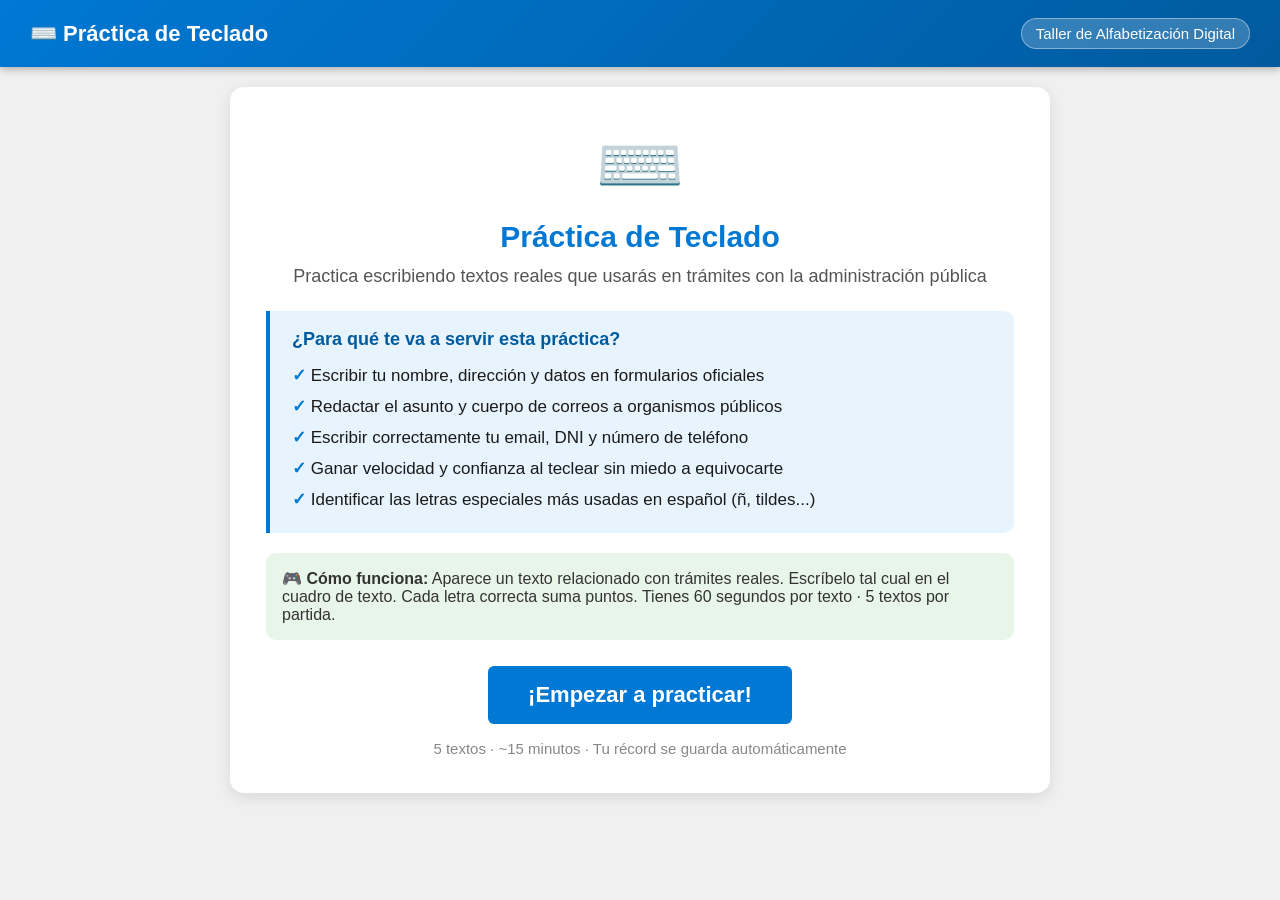
<file: juego4.html>
<!DOCTYPE html>
<html lang="es">
<head>
<meta charset="UTF-8">
<meta name="viewport" content="width=device-width, initial-scale=1.0">
<title>Práctica de Teclado — Taller Windows 10</title>
<link rel="stylesheet" href="css/estilos.css">
<style>
.juego-pantalla { max-width: 860px; margin: 0 auto; padding: 20px; }

.intro-juego { background: white; border-radius: 14px; padding: 36px; text-align: center; box-shadow: 0 4px 16px rgba(0,0,0,0.1); }
.intro-juego h2 { font-size: 30px; color: #0078d4; margin-bottom: 12px; }

.utilidad-box { background: #e8f4fd; border-left: 4px solid #0078d4; border-radius: 0 10px 10px 0; padding: 18px 22px; margin: 20px 0; text-align: left; }
.utilidad-box h3 { font-size: 18px; color: #005a9e; margin-bottom: 10px; }
.utilidad-box ul { list-style: none; padding: 0; }
.utilidad-box ul li { padding: 5px 0; font-size: 17px; }
.utilidad-box ul li::before { content: "✓ "; color: #0078d4; font-weight: bold; }

/* Panel de stats */
.panel-juego { display: flex; justify-content: space-between; align-items: center; background: #1a1a2e; color: white; padding: 12px 20px; border-radius: 10px; margin-bottom: 20px; flex-wrap: wrap; gap: 10px; }
.panel-dato { text-align: center; }
.panel-dato .valor { font-size: 26px; font-weight: 700; color: #4da3ff; }
.panel-dato .etiqueta { font-size: 12px; color: #aaa; }

/* Timer barra */
.timer-barra-cont { height: 8px; background: #333; border-radius: 4px; margin-bottom: 16px; overflow: hidden; }
.timer-barra-fill { height: 100%; background: #0078d4; transition: width 1s linear, background 0.5s; border-radius: 4px; }

/* Área de texto a escribir */
.texto-modelo-cont {
  background: white;
  border-radius: 10px;
  padding: 22px 26px;
  margin-bottom: 14px;
  box-shadow: 0 2px 8px rgba(0,0,0,0.1);
}
.contexto-texto {
  font-size: 13px;
  color: #0078d4;
  font-weight: 600;
  margin-bottom: 8px;
  display: flex;
  align-items: center;
  gap: 6px;
}
.texto-modelo {
  font-size: 22px;
  line-height: 1.7;
  letter-spacing: 0.3px;
  font-family: 'Segoe UI', Arial, sans-serif;
  color: #ccc;
  word-break: break-word;
}
.letra-ok { color: #107c10; }
.letra-error { color: #d83b01; background: #fde7e0; border-radius: 2px; }
.letra-pendiente { color: #ccc; }
.letra-cursor { border-left: 2px solid #0078d4; animation: parpadeo 0.8s infinite; }
@keyframes parpadeo { 0%,100% { border-color: #0078d4; } 50% { border-color: transparent; } }

/* Input oculto */
.input-oculto {
  position: absolute;
  opacity: 0;
  width: 1px;
  height: 1px;
  pointer-events: none;
}

/* Área de escritura visible */
.zona-escritura {
  background: #f8f9ff;
  border: 2px solid #b3d0f5;
  border-radius: 8px;
  padding: 14px 18px;
  font-size: 18px;
  color: #333;
  cursor: text;
  min-height: 52px;
  display: flex;
  align-items: center;
  flex-wrap: wrap;
  gap: 0;
  line-height: 1.6;
  margin-bottom: 12px;
  word-break: break-word;
}
.zona-escritura:focus-within { border-color: #0078d4; box-shadow: 0 0 0 3px rgba(0,120,212,0.15); }
.zona-hint { font-size: 15px; color: #aaa; font-style: italic; }

/* Stats en tiempo real */
.stats-live { display: flex; gap: 20px; margin-bottom: 16px; flex-wrap: wrap; }
.stat-chip { background: #f0f0f0; border-radius: 20px; padding: 6px 16px; font-size: 15px; color: #555; display: flex; align-items: center; gap: 6px; }
.stat-chip .num { font-weight: 700; color: #0078d4; }
.stat-chip .num.error { color: #d83b01; }

/* Progreso de texto */
.progreso-texto-cont { display: flex; gap: 8px; margin-bottom: 12px; }
.progreso-punto { width: 12px; height: 12px; border-radius: 50%; background: #ddd; transition: background 0.3s; }
.progreso-punto.hecho { background: #107c10; }
.progreso-punto.actual { background: #0078d4; }

/* Resultado intermedio */
.resultado-texto {
  background: white;
  border-radius: 10px;
  padding: 20px 24px;
  margin-bottom: 16px;
  box-shadow: 0 2px 8px rgba(0,0,0,0.1);
  display: none;
}
.resultado-texto.visible { display: block; }
.resultado-texto h3 { font-size: 18px; color: #107c10; margin-bottom: 12px; }
.stats-resultado { display: flex; gap: 20px; flex-wrap: wrap; margin-bottom: 14px; }
.stat-res { text-align: center; }
.stat-res .sr-valor { font-size: 28px; font-weight: 700; color: #0078d4; }
.stat-res .sr-label { font-size: 13px; color: #888; }

/* Pantalla final */
.resultado-final { background: white; border-radius: 14px; padding: 36px; text-align: center; box-shadow: 0 4px 16px rgba(0,0,0,0.1); display: none; }
.resultado-final.visible { display: block; }
.puntos-grandes { font-size: 80px; font-weight: 700; color: #0078d4; line-height: 1; }
.estrellas-res { font-size: 44px; margin: 12px 0; }
.detalles-finales { display: flex; justify-content: center; gap: 28px; margin: 20px 0; flex-wrap: wrap; }
.detalle-item .di-valor { font-size: 30px; font-weight: 700; color: #333; }
.detalle-item .di-label { font-size: 13px; color: #888; }
</style>
</head>
<body>

<div class="taller-header">
  <h1>⌨️ Práctica de Teclado</h1>
  <span class="modulo-badge">Taller de Alfabetización Digital</span>
</div>

<div class="juego-pantalla">

  <!-- INTRO -->
  <div id="pantalla-intro">
    <div class="intro-juego">
      <div style="font-size:72px;margin-bottom:12px;">⌨️</div>
      <h2>Práctica de Teclado</h2>
      <p style="font-size:18px;color:#555;margin-bottom:24px;">Practica escribiendo textos reales que usarás en trámites con la administración pública</p>

      <div class="utilidad-box">
        <h3>¿Para qué te va a servir esta práctica?</h3>
        <ul>
          <li>Escribir tu nombre, dirección y datos en formularios oficiales</li>
          <li>Redactar el asunto y cuerpo de correos a organismos públicos</li>
          <li>Escribir correctamente tu email, DNI y número de teléfono</li>
          <li>Ganar velocidad y confianza al teclear sin miedo a equivocarte</li>
          <li>Identificar las letras especiales más usadas en español (ñ, tildes...)</li>
        </ul>
      </div>

      <div style="background:#e8f5e9;border-radius:10px;padding:16px;margin:16px 0;font-size:16px;color:#333;text-align:left;">
        <strong>🎮 Cómo funciona:</strong> Aparece un texto relacionado con trámites reales.
        Escríbelo tal cual en el cuadro de texto. Cada letra correcta suma puntos.
        Tienes 60 segundos por texto · 5 textos por partida.
      </div>

      <div id="record-display" style="background:#fff3cd;border-radius:10px;padding:14px;margin:12px 0;font-size:17px;display:none;">
        🏆 Tu récord personal: <strong id="record-valor">0</strong> puntos
      </div>

      <button class="btn btn-primario" onclick="iniciarJuego()" style="font-size:22px;padding:16px 40px;margin-top:10px;">
        ¡Empezar a practicar!
      </button>
      <p style="font-size:15px;color:#888;margin-top:16px;">5 textos · ~15 minutos · Tu récord se guarda automáticamente</p>
    </div>
  </div>

  <!-- JUEGO -->
  <div id="pantalla-juego" style="display:none;">
    <div class="panel-juego">
      <div class="panel-dato">
        <div class="valor" id="puntos-display">0</div>
        <div class="etiqueta">PUNTOS</div>
      </div>
      <div class="panel-dato">
        <div class="valor" id="wpm-display">0</div>
        <div class="etiqueta">PALABRAS/MIN</div>
      </div>
      <div class="panel-dato">
        <div class="valor" id="errores-display">0</div>
        <div class="etiqueta">ERRORES</div>
      </div>
      <div class="panel-dato">
        <div class="valor" id="texto-display">1/5</div>
        <div class="etiqueta">TEXTO</div>
      </div>
      <div class="panel-dato">
        <div class="valor" id="record-panel">—</div>
        <div class="etiqueta">RÉCORD</div>
      </div>
    </div>

    <div class="timer-barra-cont">
      <div class="timer-barra-fill" id="timer-fill" style="width:100%;"></div>
    </div>

    <div class="progreso-texto-cont" id="progreso-puntos"></div>

    <div class="texto-modelo-cont">
      <div class="contexto-texto" id="contexto-texto">📋 Contexto del texto</div>
      <div class="texto-modelo" id="texto-modelo"></div>
    </div>

    <div class="stats-live">
      <div class="stat-chip">⏱ Tiempo: <span class="num" id="seg-live">60</span>s</div>
      <div class="stat-chip">✅ Correctas: <span class="num" id="correctas-live">0</span></div>
      <div class="stat-chip">❌ Errores: <span class="num error" id="errores-live">0</span></div>
      <div class="stat-chip">📊 Precisión: <span class="num" id="prec-live">—</span></div>
    </div>

    <div class="zona-escritura" id="zona-escritura" onclick="document.getElementById('input-oculto').focus()">
      <span class="zona-hint" id="zona-hint">Haz clic aquí y empieza a escribir...</span>
    </div>
    <input type="text" class="input-oculto" id="input-oculto" autocomplete="off" autocorrect="off" autocapitalize="off" spellcheck="false">

    <div style="display:flex;gap:12px;flex-wrap:wrap;margin-top:8px;">
      <button class="btn btn-secundario" onclick="saltarTexto()" style="font-size:15px;padding:10px 22px;">⏭ Saltar texto</button>
    </div>
  </div>

  <!-- RESULTADO FINAL -->
  <div id="pantalla-resultado" class="resultado-final">
    <div class="estrellas-res" id="estrellas-res"></div>
    <div class="puntos-grandes" id="puntos-res">0</div>
    <div style="font-size:22px;color:#888;margin-bottom:8px;">puntos</div>
    <div style="font-size:18px;font-weight:600;margin:8px 0;" id="record-res"></div>
    <div class="detalles-finales">
      <div class="detalle-item"><div class="di-valor" id="wpm-res">0</div><div class="di-label">Palabras/min (media)</div></div>
      <div class="detalle-item"><div class="di-valor" id="prec-res">0%</div><div class="di-label">Precisión total</div></div>
      <div class="detalle-item"><div class="di-valor" id="err-res">0</div><div class="di-label">Errores totales</div></div>
    </div>
    <div style="font-size:21px;margin:16px 0;color:#333;" id="mensaje-res"></div>
    <div style="margin-top:24px;display:flex;gap:14px;justify-content:center;flex-wrap:wrap;">
      <button class="btn btn-primario" onclick="reiniciarJuego()">🔄 Jugar otra vez</button>
      <a href="index.html" class="btn btn-secundario">← Volver al menú</a>
    </div>
  </div>

</div>

<script>
const TEXTOS = [
  { ctx: '📋 Datos personales en un formulario', txt: 'María García López, DNI 12345678A, nacida el 15 de marzo de 1978 en Bilbao.' },
  { ctx: '🏠 Dirección postal para una solicitud', txt: 'Calle Mayor, 15, 3º izquierda, 48001 Bilbao, Bizkaia.' },
  { ctx: '📧 Correo electrónico a la administración', txt: 'me dirijo a ustedes para solicitar información sobre mi expediente número 2024-BIL-004821.' },
  { ctx: '📞 Datos de contacto en un impreso', txt: 'Teléfono de contacto: 946 12 34 56. Correo electrónico: maria.garcia@gmail.com' },
  { ctx: '🏛️ Asunto de un correo al Ayuntamiento', txt: 'Solicitud de certificado de empadronamiento para trámite con la Seguridad Social.' },
  { ctx: '📄 Descripción de un documento adjunto', txt: 'Adjunto DNI por ambas caras en formato PDF y certificado de empadronamiento actualizado.' },
  { ctx: '💼 Inscripción a una oferta de empleo', txt: 'Estoy interesada en el puesto de auxiliar administrativo publicado en Lanbide el día 3 de junio.' },
  { ctx: '🔑 Nombre de usuario para una sede electrónica', txt: 'Para acceder, introduzca su DNI o NIE sin espacios y sin guión: 12345678A' },
  { ctx: '📋 Motivo de una solicitud oficial', txt: 'El motivo de esta solicitud es obtener la prestación por desempleo tras la finalización de mi contrato.' },
  { ctx: '🏠 Datos del domicilio en un formulario', txt: 'Municipio: Getxo. Código postal: 48992. País: España. Provincia: Bizkaia.' },
  { ctx: '📧 Despedida formal de un correo', txt: 'Quedando a su disposición para cualquier consulta, reciban un cordial saludo.' },
  { ctx: '📅 Fecha y lugar en un documento oficial', txt: 'En Bilbao, a 3 de junio de 2024.' },
  { ctx: '💼 Experiencia laboral en una solicitud', txt: 'He trabajado durante cinco años como auxiliar de oficina en empresas del sector servicios.' },
  { ctx: '🏛️ Encabezado de una instancia oficial', txt: 'Al Excmo. Ayuntamiento de Bilbao, Departamento de Ciudadanía y Servicios Sociales.' },
  { ctx: '📄 Número de referencia de un expediente', txt: 'Número de referencia: EXP-2024-BIZKAIA-00481. Fecha de apertura: 01/06/2024.' },
  { ctx: '📋 Datos del solicitante', txt: 'Nombre: Ana Martínez Ruiz. NIE: X1234567B. Nacionalidad: italiana. Residencia: Barakaldo.' },
  { ctx: '🔑 Contraseña segura para una cuenta', txt: 'Su contraseña debe tener al menos 8 caracteres, una mayúscula y un número.' },
  { ctx: '📧 Asunto de correo para solicitar cita', txt: 'Solicitud de cita previa para renovación del permiso de residencia, mes de junio de 2024.' },
  { ctx: '🏠 Cambio de domicilio en padrón municipal', txt: 'Solicito el cambio de domicilio en el Padrón Municipal a Calle Autonomía, 52, 2º derecha, Bilbao.' },
  { ctx: '💼 Formación académica en un formulario', txt: 'Titulación: Técnico en Administración y Finanzas. Centro: IES Arangoiti, Bilbao. Año: 2019.' },
  { ctx: '📋 Descripción breve para una solicitud', txt: 'Solicito plaza en el curso de Informática Básica para mayores de 45 años, modalidad presencial.' },
  { ctx: '🏛️ Nota al pie de un documento oficial', txt: 'Este documento tiene validez oficial y puede ser presentado ante cualquier organismo público.' },
  { ctx: '📄 Instrucciones de un formulario online', txt: 'Rellene todos los campos obligatorios marcados con asterisco y adjunte la documentación requerida.' },
  { ctx: '📧 Cuerpo principal de un correo formal', txt: 'Por medio de la presente me pongo en contacto con ustedes para comunicar el cambio de mis datos personales.' },
  { ctx: '💼 Intereses profesionales en un currículum', txt: 'Busco incorporarme a una empresa donde pueda desarrollar mis habilidades administrativas y de atención al público.' },
];

// Estado
let textos = [], txtIdx = 0;
let puntosTotales = 0, wpms = [], errTotales = 0, correctasTotales = 0;
let timer = null, seg = 60;
let escrito = '', errores = 0, correctas = 0;
let inicioTexto = null, activo = false;

const TOTAL_TEXTOS = 5;

function iniciarJuego() {
  // Seleccionar 5 textos aleatorios sin repetir
  const mezcla = [...TEXTOS].sort(() => Math.random() - 0.5);
  textos = mezcla.slice(0, TOTAL_TEXTOS);
  txtIdx = 0; puntosTotales = 0; wpms = []; errTotales = 0; correctasTotales = 0;

  document.getElementById('pantalla-intro').style.display = 'none';
  document.getElementById('pantalla-resultado').classList.remove('visible');
  document.getElementById('pantalla-juego').style.display = 'block';
  const r = localStorage.getItem('teclado_record');
  document.getElementById('record-panel').textContent = r ? r + ' pts' : '—';

  construirProgreso();
  cargarTexto();
}

function construirProgreso() {
  const cont = document.getElementById('progreso-puntos');
  cont.innerHTML = '';
  for (let i = 0; i < TOTAL_TEXTOS; i++) {
    const d = document.createElement('div');
    d.className = 'progreso-punto' + (i === 0 ? ' actual' : '');
    d.id = 'pp-' + i;
    cont.appendChild(d);
  }
}

function actualizarProgreso() {
  for (let i = 0; i < TOTAL_TEXTOS; i++) {
    const d = document.getElementById('pp-' + i);
    if (!d) continue;
    if (i < txtIdx) d.className = 'progreso-punto hecho';
    else if (i === txtIdx) d.className = 'progreso-punto actual';
    else d.className = 'progreso-punto';
  }
}

function cargarTexto() {
  const t = textos[txtIdx];
  escrito = ''; errores = 0; correctas = 0; inicioTexto = null; activo = true;
  seg = 60;

  document.getElementById('texto-display').textContent = `${txtIdx + 1}/${TOTAL_TEXTOS}`;
  document.getElementById('contexto-texto').textContent = t.ctx;
  document.getElementById('errores-display').textContent = errTotales;
  document.getElementById('seg-live').textContent = 60;
  document.getElementById('correctas-live').textContent = 0;
  document.getElementById('errores-live').textContent = 0;
  document.getElementById('prec-live').textContent = '—';
  document.getElementById('wpm-display').textContent = 0;
  document.getElementById('zona-hint').style.display = '';
  actualizarProgreso();
  renderizarTexto();

  document.getElementById('timer-fill').style.width = '100%';
  document.getElementById('timer-fill').style.background = '#0078d4';

  const inp = document.getElementById('input-oculto');
  inp.value = '';
  inp.oninput = manejarInput;
  inp.focus();

  clearInterval(timer);
  timer = setInterval(tickTimer, 1000);
}

function tickTimer() {
  seg--;
  document.getElementById('seg-live').textContent = seg;
  const pct = (seg / 60) * 100;
  const col = seg > 20 ? '#0078d4' : seg > 10 ? '#f9a825' : '#d83b01';
  const fill = document.getElementById('timer-fill');
  fill.style.width = pct + '%';
  fill.style.background = col;
  if (seg <= 0) {
    clearInterval(timer);
    finalizarTexto(true);
  }
}

function manejarInput(e) {
  if (!activo) return;
  const inp = document.getElementById('input-oculto');
  const t = textos[txtIdx];

  if (!inicioTexto && inp.value.length > 0) inicioTexto = Date.now();

  escrito = inp.value;
  errores = 0; correctas = 0;

  for (let i = 0; i < escrito.length; i++) {
    if (i < t.txt.length) {
      if (escrito[i] === t.txt[i]) correctas++;
      else errores++;
    }
  }

  document.getElementById('correctas-live').textContent = correctas;
  document.getElementById('errores-live').textContent = errores;
  const total = correctas + errores;
  document.getElementById('prec-live').textContent = total > 0 ? Math.round((correctas / total) * 100) + '%' : '—';

  const elapsed = inicioTexto ? (Date.now() - inicioTexto) / 60000 : 0;
  const wpm = elapsed > 0 ? Math.round((correctas / 5) / elapsed) : 0;
  document.getElementById('wpm-display').textContent = wpm;

  if (escrito.length > 0) document.getElementById('zona-hint').style.display = 'none';
  else document.getElementById('zona-hint').style.display = '';

  renderizarTexto();

  // Texto completo
  if (escrito.length >= t.txt.length) {
    clearInterval(timer);
    setTimeout(() => finalizarTexto(false), 300);
  }
}

function renderizarTexto() {
  const t = textos[txtIdx];
  const modelo = document.getElementById('texto-modelo');
  let html = '';
  for (let i = 0; i < t.txt.length; i++) {
    const ch = t.txt[i] === ' ' ? '&nbsp;' : t.txt[i];
    if (i < escrito.length) {
      if (escrito[i] === t.txt[i]) html += `<span class="letra-ok">${ch}</span>`;
      else html += `<span class="letra-error">${ch}</span>`;
    } else if (i === escrito.length) {
      html += `<span class="letra-pendiente letra-cursor">${ch}</span>`;
    } else {
      html += `<span class="letra-pendiente">${ch}</span>`;
    }
  }
  modelo.innerHTML = html;
}

function finalizarTexto(timeout) {
  activo = false;
  clearInterval(timer);

  const t = textos[txtIdx];
  const elapsed = inicioTexto ? (Date.now() - inicioTexto) / 60000 : 1;
  const wpm = elapsed > 0 ? Math.round((correctas / 5) / elapsed) : 0;
  const prec = (correctas + errores) > 0 ? Math.round((correctas / (correctas + errores)) * 100) : 0;
  const pts = Math.max(0, correctas * 2 - errores * 3 + (timeout ? 0 : 20));

  puntosTotales += pts;
  wpms.push(wpm);
  errTotales += errores;
  correctasTotales += correctas;

  document.getElementById('puntos-display').textContent = puntosTotales;

  txtIdx++;
  if (txtIdx >= TOTAL_TEXTOS) {
    setTimeout(mostrarResultado, 500);
  } else {
    setTimeout(cargarTexto, 900);
  }
}

function saltarTexto() {
  if (!activo) return;
  clearInterval(timer);
  errTotales += 5;
  txtIdx++;
  if (txtIdx >= TOTAL_TEXTOS) mostrarResultado();
  else cargarTexto();
}

function mostrarResultado() {
  clearInterval(timer);
  const wpmMedia = wpms.length > 0 ? Math.round(wpms.reduce((a,b) => a+b, 0) / wpms.length) : 0;
  const precTotal = (correctasTotales + errTotales) > 0 ? Math.round((correctasTotales / (correctasTotales + errTotales)) * 100) : 0;
  const prev = parseInt(localStorage.getItem('teclado_record') || '0');
  const esRecord = puntosTotales > prev;
  if (esRecord) localStorage.setItem('teclado_record', puntosTotales);

  document.getElementById('pantalla-juego').style.display = 'none';
  const p = document.getElementById('pantalla-resultado');
  p.classList.add('visible');
  document.getElementById('puntos-res').textContent = puntosTotales;
  document.getElementById('wpm-res').textContent = wpmMedia;
  document.getElementById('prec-res').textContent = precTotal + '%';
  document.getElementById('err-res').textContent = errTotales;

  const rEl = document.getElementById('record-res');
  rEl.style.color = esRecord ? '#d4a017' : '#107c10';
  rEl.textContent = esRecord ? '🏆 ¡Nuevo récord personal!' : `Tu récord: ${prev} puntos`;

  let est, msg;
  if (precTotal >= 95) { est = '⭐⭐⭐'; msg = '¡Precisión excelente! Escribes con mucha seguridad.'; }
  else if (precTotal >= 80) { est = '⭐⭐'; msg = '¡Muy bien! Cada vez cometes menos errores.'; }
  else { est = '⭐'; msg = 'Sigue practicando, la velocidad y precisión mejoran con el tiempo.'; }
  document.getElementById('estrellas-res').textContent = est;
  document.getElementById('mensaje-res').textContent = msg;
  p.scrollIntoView({ behavior: 'smooth', block: 'start' });
}

function reiniciarJuego() { iniciarJuego(); }

window.addEventListener('DOMContentLoaded', () => {
  const r = localStorage.getItem('teclado_record');
  if (r) {
    document.getElementById('record-display').style.display = 'block';
    document.getElementById('record-valor').textContent = r;
  }
});
</script>
</body>
</html>
</file>
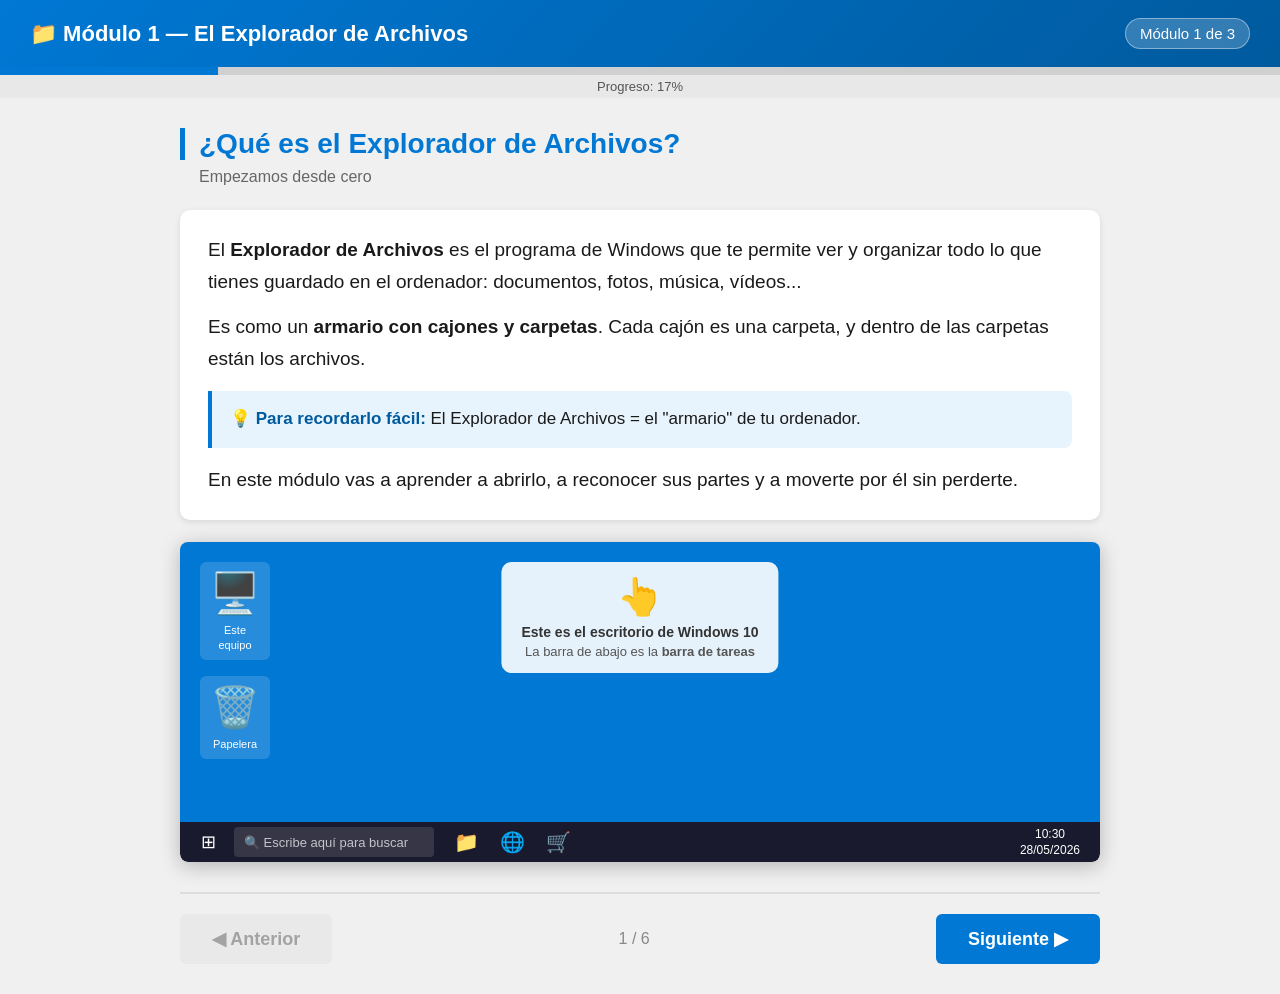
<file: modulo1.html>
<!DOCTYPE html>
<html lang="es">
<head>
<meta charset="UTF-8">
<meta name="viewport" content="width=device-width, initial-scale=1.0">
<meta name="author" content="Arkaitz Belaza">
<title>Módulo 1 — El Explorador de Archivos</title>
<link rel="stylesheet" href="css/estilos.css">
<style>
  .parte-señalada {
    position: relative;
    cursor: pointer;
  }
  .parte-señalada .tooltip-parte {
    display: none;
    position: absolute;
    background: #0078d4;
    color: white;
    padding: 8px 14px;
    border-radius: 8px;
    font-size: 14px;
    white-space: nowrap;
    z-index: 20;
    box-shadow: 0 3px 10px rgba(0,0,0,0.3);
    pointer-events: none;
  }
  .parte-señalada:hover .tooltip-parte { display: block; }
  .parte-señalada:hover { outline: 3px solid #0078d4; outline-offset: 2px; border-radius: 3px; }

  .leyenda-partes {
    display: grid;
    grid-template-columns: 1fr 1fr;
    gap: 10px;
    margin: 16px 0;
  }
  .leyenda-item {
    display: flex;
    align-items: flex-start;
    gap: 10px;
    background: white;
    border-radius: 8px;
    padding: 12px 14px;
    box-shadow: 0 1px 4px rgba(0,0,0,0.08);
  }
  .leyenda-num {
    background: #0078d4;
    color: white;
    width: 26px;
    height: 26px;
    border-radius: 50%;
    display: flex;
    align-items: center;
    justify-content: center;
    font-weight: 700;
    font-size: 14px;
    flex-shrink: 0;
  }
  .leyenda-item p { font-size: 15px; line-height: 1.4; }
  .leyenda-item strong { font-size: 16px; display: block; margin-bottom: 3px; }

  .metodo-abrir {
    display: flex;
    gap: 14px;
    margin: 10px 0;
    flex-wrap: wrap;
  }
  .metodo-card {
    flex: 1;
    min-width: 170px;
    background: white;
    border-radius: 10px;
    padding: 18px 16px;
    text-align: center;
    box-shadow: 0 2px 6px rgba(0,0,0,0.1);
    border-top: 3px solid #0078d4;
  }
  .metodo-card .m-icono { font-size: 36px; margin-bottom: 10px; }
  .metodo-card h4 { font-size: 16px; color: #0078d4; margin-bottom: 6px; }
  .metodo-card p { font-size: 14px; color: #555; line-height: 1.5; }

  /* Resaltados interactivos del simulador */
  .resaltar-1:hover, .resaltar-2:hover, .resaltar-3:hover,
  .resaltar-4:hover, .resaltar-5:hover {
    outline: 3px solid #ff6600;
    outline-offset: 2px;
    cursor: help;
    border-radius: 3px;
  }
</style>
</head>
<body>

<div class="taller-header">
  <h1>📁 Módulo 1 — El Explorador de Archivos</h1>
  <span class="modulo-badge">Módulo 1 de 3</span>
</div>
<div class="progreso-bar">
  <div class="progreso-fill" id="progreso-fill" style="width:14%"></div>
</div>
<div class="progreso-texto" id="progreso-texto">Progreso: 14%</div>

<div class="contenido">

  <!-- SLIDE 1 -->
  <div class="slide activo" id="slide-0">
    <div class="slide-titulo">¿Qué es el Explorador de Archivos?</div>
    <div class="slide-subtitulo">Empezamos desde cero</div>
    <div class="explicacion">
      <p>El <strong>Explorador de Archivos</strong> es el programa de Windows que te permite ver y organizar todo lo que tienes guardado en el ordenador: documentos, fotos, música, vídeos...</p>
      <p>Es como un <strong>armario con cajones y carpetas</strong>. Cada cajón es una carpeta, y dentro de las carpetas están los archivos.</p>
      <div class="tip-box">
        <strong>💡 Para recordarlo fácil:</strong> El Explorador de Archivos = el "armario" de tu ordenador.
      </div>
      <p>En este módulo vas a aprender a abrirlo, a reconocer sus partes y a moverte por él sin perderte.</p>
    </div>

    <!-- Escritorio simplificado -->
    <div class="win10-simulador">
      <div style="background:#0078d4;height:280px;display:flex;align-items:flex-end;padding:10px;position:relative;">
        <div style="position:absolute;top:20px;left:20px;display:flex;flex-direction:column;gap:16px;align-items:center;">
          <div class="win10-icono" style="background:rgba(255,255,255,0.15);border-radius:6px;width:70px;">
            <div class="ic-imagen">🖥️</div>
            <div class="ic-nombre" style="color:white;font-size:11px;">Este equipo</div>
          </div>
          <div class="win10-icono" style="background:rgba(255,255,255,0.15);border-radius:6px;width:70px;">
            <div class="ic-imagen">🗑️</div>
            <div class="ic-nombre" style="color:white;font-size:11px;">Papelera</div>
          </div>
        </div>
        <div style="position:absolute;top:20px;left:50%;transform:translateX(-50%);background:rgba(255,255,255,0.9);border-radius:10px;padding:14px 20px;text-align:center;max-width:280px;">
          <div style="font-size:36px;margin-bottom:6px;">👆</div>
          <div style="font-size:14px;color:#333;font-weight:600;">Este es el <strong>escritorio</strong> de Windows 10</div>
          <div style="font-size:13px;color:#555;margin-top:4px;">La barra de abajo es la <strong>barra de tareas</strong></div>
        </div>
      </div>
      <div class="win10-taskbar">
        <div class="win10-start-btn">⊞</div>
        <div class="win10-taskbar-search">🔍 Escribe aquí para buscar</div>
        <div class="win10-taskbar-icons">
          <div class="win10-taskbar-icon" title="Explorador de Archivos">📁</div>
          <div class="win10-taskbar-icon" title="Edge">🌐</div>
          <div class="win10-taskbar-icon" title="Tienda">🛒</div>
        </div>
        <div class="win10-taskbar-right">
          <div class="win10-taskbar-clock">10:30<br>28/05/2026</div>
        </div>
      </div>
    </div>
  </div>

  <!-- SLIDE 2 -->
  <div class="slide" id="slide-1">
    <div class="slide-titulo">Cómo abrir el Explorador de Archivos</div>
    <div class="slide-subtitulo">Hay tres formas fáciles</div>
    <div class="explicacion">
      <p>Puedes abrir el Explorador de Archivos de tres maneras distintas. Elige la que más te guste:</p>
    </div>

    <div class="metodo-abrir">
      <div class="metodo-card">
        <div class="m-icono">📁</div>
        <h4>Método 1</h4>
        <p>Haz clic en el icono de carpeta amarilla en la <strong>barra de tareas</strong> (la barra de abajo)</p>
      </div>
      <div class="metodo-card">
        <div class="m-icono">⊞</div>
        <h4>Método 2</h4>
        <p>Haz clic en el botón <strong>Inicio</strong> (la banderita de Windows abajo a la izquierda) y busca "Explorador"</p>
      </div>
      <div class="metodo-card">
        <div class="m-icono">⌨️</div>
        <h4>Método 3 (atajo)</h4>
        <p>Mantén pulsada la tecla <span class="tecla">⊞ Windows</span> y pulsa <span class="tecla">E</span></p>
      </div>
    </div>

    <div class="win10-simulador" style="margin-top:20px;">
      <div class="win10-taskbar">
        <div class="win10-start-btn" title="Botón Inicio" onclick="mostrarMensaje('¡Correcto! Este es el botón Inicio (banderita de Windows)', 'ok')" style="cursor:pointer;outline:3px solid #ff6600;">⊞
          <div style="position:absolute;bottom:44px;left:0;background:#ff6600;color:white;padding:6px 10px;border-radius:6px;font-size:12px;white-space:nowrap;font-weight:600;">← Botón Inicio</div>
        </div>
        <div class="win10-taskbar-search">🔍 Escribe aquí para buscar</div>
        <div class="win10-taskbar-icons" style="position:relative;">
          <div class="win10-taskbar-icon abierto" onclick="mostrarMensaje('¡Correcto! Este icono abre el Explorador de Archivos', 'ok')" style="cursor:pointer;outline:3px solid #ff6600;position:relative;">
            📁
            <div style="position:absolute;bottom:44px;left:50%;transform:translateX(-50%);background:#ff6600;color:white;padding:6px 10px;border-radius:6px;font-size:12px;white-space:nowrap;font-weight:600;">← Explorador</div>
          </div>
          <div class="win10-taskbar-icon">🌐</div>
        </div>
        <div class="win10-taskbar-right">
          <div class="win10-taskbar-clock">10:30<br>28/05/2026</div>
        </div>
      </div>
    </div>
    <div class="tip-box mt-20">
      <strong>💡 Pruébalo ahora:</strong> Intenta abrir el Explorador de Archivos en tu ordenador usando uno de estos tres métodos.
    </div>
  </div>

  <!-- SLIDE 3 -->
  <div class="slide" id="slide-2">
    <div class="slide-titulo">Las partes del Explorador de Archivos</div>
    <div class="slide-subtitulo">Pasa el ratón por encima de cada parte para ver su nombre</div>
    <div class="explicacion">
      <p>El Explorador tiene varias partes. <strong>Pasa el ratón por encima de cada zona resaltada</strong> para ver qué es cada una.</p>
    </div>

    <div class="win10-simulador">
      <!-- Título -->
      <div class="win10-titlebar parte-señalada">
        <div class="tooltip-parte" style="top:34px;left:0;">① Barra de título: muestra el nombre de la carpeta que tienes abierta</div>
        <div class="win10-titlebar-left">
          <span class="win10-titlebar-icon">📁</span>
          <span class="win10-titlebar-title">Documentos — Explorador de archivos</span>
        </div>
        <div class="win10-titlebar-btns">
          <div class="win10-btn-min">─</div>
          <div class="win10-btn-max">□</div>
          <div class="win10-btn-close">✕</div>
        </div>
      </div>
      <!-- Cinta -->
      <div class="win10-ribbon parte-señalada">
        <div class="tooltip-parte" style="top:100%;left:0;">② La Cinta: botones para hacer cosas (copiar, pegar, nueva carpeta...)</div>
        <div class="win10-ribbon-tabs">
          <div class="win10-tab activo">Inicio</div>
          <div class="win10-tab">Compartir</div>
          <div class="win10-tab">Vista</div>
        </div>
        <div class="win10-ribbon-content">
          <div class="win10-ribbon-btn"><span class="rb-icon">📌</span>Anclar al<br>acceso rápido</div>
          <div class="win10-ribbon-sep"></div>
          <div class="win10-ribbon-btn"><span class="rb-icon">📋</span>Copiar</div>
          <div class="win10-ribbon-btn"><span class="rb-icon">✂️</span>Cortar</div>
          <div class="win10-ribbon-btn"><span class="rb-icon">📂</span>Pegar</div>
          <div class="win10-ribbon-sep"></div>
          <div class="win10-ribbon-btn"><span class="rb-icon">📁</span>Nueva<br>carpeta</div>
          <div class="win10-ribbon-btn"><span class="rb-icon">🗑️</span>Eliminar</div>
          <div class="win10-ribbon-btn"><span class="rb-icon">✏️</span>Cambiar<br>nombre</div>
        </div>
      </div>
      <!-- Barra de dirección -->
      <div class="win10-navbar parte-señalada">
        <div class="tooltip-parte" style="top:100%;left:0;">③ Barra de dirección: te dice en qué carpeta estás en este momento</div>
        <div class="win10-nav-arrow">◀</div>
        <div class="win10-nav-arrow">▶</div>
        <div class="win10-nav-arrow">🔼</div>
        <div class="win10-address-bar">
          <span>🖥️ Este equipo</span>
          <span class="win10-address-sep">›</span>
          <span>📁 Documentos</span>
        </div>
        <div class="win10-search-bar">🔍 Buscar en Documentos</div>
      </div>
      <!-- Cuerpo -->
      <div class="win10-body">
        <div class="win10-panel-lateral parte-señalada" style="position:relative;">
          <div class="tooltip-parte" style="top:10px;left:185px;width:200px;white-space:normal;">④ Panel lateral: acceso rápido a tus carpetas favoritas y al equipo</div>
          <div class="win10-panel-section">
            <div class="win10-panel-seccion-titulo">Acceso rápido</div>
            <div class="win10-panel-item seleccionado"><span class="pi-icon">🖥️</span> Escritorio</div>
            <div class="win10-panel-item"><span class="pi-icon">⬇️</span> Descargas</div>
            <div class="win10-panel-item"><span class="pi-icon">📄</span> Documentos</div>
            <div class="win10-panel-item"><span class="pi-icon">🖼️</span> Imágenes</div>
          </div>
          <div class="win10-panel-section">
            <div class="win10-panel-seccion-titulo">Este equipo</div>
            <div class="win10-panel-item"><span class="pi-icon">🖥️</span> Escritorio</div>
            <div class="win10-panel-item"><span class="pi-icon">📄</span> Documentos</div>
            <div class="win10-panel-item"><span class="pi-icon">💿</span> Windows (C:)</div>
          </div>
        </div>
        <div class="win10-panel-principal parte-señalada" style="position:relative;">
          <div class="tooltip-parte" style="top:10px;right:10px;left:auto;">⑤ Panel principal: aquí se ven las carpetas y archivos</div>
          <div class="win10-vista-iconos">
            <div class="win10-icono" onclick="seleccionarIcono(this)">
              <div class="ic-imagen">📁</div>
              <div class="ic-nombre">Mis fotos</div>
            </div>
            <div class="win10-icono" onclick="seleccionarIcono(this)">
              <div class="ic-imagen">📁</div>
              <div class="ic-nombre">Trabajo</div>
            </div>
            <div class="win10-icono" onclick="seleccionarIcono(this)">
              <div class="ic-imagen">📄</div>
              <div class="ic-nombre">carta.docx</div>
            </div>
            <div class="win10-icono" onclick="seleccionarIcono(this)">
              <div class="ic-imagen">🖼️</div>
              <div class="ic-nombre">foto_verano.jpg</div>
            </div>
            <div class="win10-icono" onclick="seleccionarIcono(this)">
              <div class="ic-imagen">📊</div>
              <div class="ic-nombre">gastos.xlsx</div>
            </div>
          </div>
        </div>
      </div>
      <div class="win10-statusbar">
        <span>5 elementos</span>
        <span>📋 🔲</span>
      </div>
    </div>

    <div class="leyenda-partes" style="margin-top:18px;">
      <div class="leyenda-item">
        <div class="leyenda-num">①</div>
        <div><strong>Barra de título</strong><p>Muestra el nombre de la carpeta que tienes abierta.</p></div>
      </div>
      <div class="leyenda-item">
        <div class="leyenda-num">②</div>
        <div><strong>La Cinta</strong><p>Botones para copiar, pegar, crear carpetas, eliminar...</p></div>
      </div>
      <div class="leyenda-item">
        <div class="leyenda-num">③</div>
        <div><strong>Barra de dirección</strong><p>Te dice en qué carpeta estás. Puedes escribir ahí una ruta.</p></div>
      </div>
      <div class="leyenda-item">
        <div class="leyenda-num">④</div>
        <div><strong>Panel lateral</strong><p>Acceso rápido a Escritorio, Documentos, Imágenes...</p></div>
      </div>
      <div class="leyenda-item">
        <div class="leyenda-num" style="background:#107c10;">⑤</div>
        <div><strong>Panel principal</strong><p>Aquí ves todas las carpetas y archivos de la carpeta actual.</p></div>
      </div>
    </div>
  </div>

  <!-- SLIDE 4 -->
  <div class="slide" id="slide-3">
    <div class="slide-titulo">Cómo navegar por las carpetas</div>
    <div class="slide-subtitulo">Abrir y volver: como entrar y salir de habitaciones</div>
    <div class="explicacion">
      <p>Para <strong>abrir una carpeta</strong>, simplemente haz <strong>doble clic</strong> sobre ella. La carpeta se abrirá y verás su contenido.</p>
      <p>Para <strong>volver atrás</strong>, usa la flecha ◀ que está en la parte superior izquierda del Explorador.</p>
      <div class="tip-box">
        <strong>💡 Truco:</strong> La barra de dirección siempre te dice dónde estás. Si ves "Este equipo › Documentos › Fotos", significa que estás dentro de la carpeta "Fotos" que está dentro de "Documentos".
      </div>
    </div>

    <div class="win10-simulador">
      <div class="win10-navbar">
        <div class="win10-nav-arrow" onclick="mostrarMensaje('¡Bien! El botón ◀ te lleva a la carpeta anterior', 'ok')" style="cursor:pointer;outline:3px solid #ff6600;" title="Botón Atrás">◀</div>
        <div class="win10-nav-arrow disabled">▶</div>
        <div class="win10-nav-arrow">🔼</div>
        <div class="win10-address-bar">
          <span>🖥️ Este equipo</span>
          <span class="win10-address-sep">›</span>
          <span>📁 Documentos</span>
          <span class="win10-address-sep">›</span>
          <span style="color:#0078d4;font-weight:600;">📁 Mis fotos</span>
        </div>
        <div class="win10-search-bar">🔍 Buscar</div>
      </div>
      <div class="win10-body">
        <div class="win10-panel-lateral">
          <div class="win10-panel-section">
            <div class="win10-panel-seccion-titulo">Acceso rápido</div>
            <div class="win10-panel-item"><span class="pi-icon">🖥️</span> Escritorio</div>
            <div class="win10-panel-item seleccionado"><span class="pi-icon">📄</span> Documentos</div>
            <div class="win10-panel-item"><span class="pi-icon">🖼️</span> Imágenes</div>
          </div>
        </div>
        <div class="win10-panel-principal">
          <div style="font-size:13px;color:#888;margin-bottom:10px;padding:4px;">Contenido de: Documentos › Mis fotos</div>
          <div class="win10-vista-iconos">
            <div class="win10-icono" onclick="seleccionarIcono(this);mostrarMensaje('Para abrir esta foto, haz DOBLE clic', 'info')">
              <div class="ic-imagen">🖼️</div>
              <div class="ic-nombre">vacaciones.jpg</div>
            </div>
            <div class="win10-icono" onclick="seleccionarIcono(this)">
              <div class="ic-imagen">🖼️</div>
              <div class="ic-nombre">cumpleaños.jpg</div>
            </div>
            <div class="win10-icono" onclick="seleccionarIcono(this)">
              <div class="ic-imagen">🖼️</div>
              <div class="ic-nombre">familia.jpg</div>
            </div>
          </div>
        </div>
      </div>
      <div class="win10-statusbar"><span>3 elementos</span></div>
    </div>

    <div class="explicacion mt-20">
      <ul class="pasos-lista">
        <li>Para <strong>abrir</strong> una carpeta o archivo: haz <strong>doble clic</strong> sobre él</li>
        <li>Para <strong>volver atrás</strong>: haz clic en la flecha <strong>◀</strong> (arriba a la izquierda)</li>
        <li>Para <strong>subir un nivel</strong> (salir de la carpeta actual): haz clic en la flecha <strong>🔼</strong></li>
        <li>Para saber <strong>dónde estás</strong>: mira la barra de dirección</li>
      </ul>
    </div>
  </div>

  <!-- SLIDE 5 -->
  <div class="slide" id="slide-4">
    <div class="slide-titulo">Actividad: ¿Reconoces las partes?</div>
    <div class="slide-subtitulo">Haz clic en cada zona y comprueba que recuerdas qué es</div>
    <div class="explicacion">
      <p>Haz clic en cada zona del Explorador que aparece abajo. Aparecerá un mensaje diciendo qué es esa parte.</p>
    </div>

    <div class="win10-simulador">
      <div class="win10-titlebar" onclick="mostrarMensaje('✔ ¡Correcto! Esta es la BARRA DE TÍTULO', 'ok')" style="cursor:pointer;">
        <div class="win10-titlebar-left">
          <span class="win10-titlebar-icon">📁</span>
          <span class="win10-titlebar-title">Documentos — Explorador de archivos</span>
        </div>
        <div class="win10-titlebar-btns">
          <div class="win10-btn-min">─</div>
          <div class="win10-btn-max">□</div>
          <div class="win10-btn-close">✕</div>
        </div>
      </div>
      <div class="win10-ribbon" onclick="mostrarMensaje('✔ ¡Bien! Esta es LA CINTA con botones de herramientas', 'ok')" style="cursor:pointer;">
        <div class="win10-ribbon-tabs">
          <div class="win10-tab activo">Inicio</div>
          <div class="win10-tab">Compartir</div>
          <div class="win10-tab">Vista</div>
        </div>
        <div class="win10-ribbon-content">
          <div class="win10-ribbon-btn"><span class="rb-icon">📋</span>Copiar</div>
          <div class="win10-ribbon-btn"><span class="rb-icon">✂️</span>Cortar</div>
          <div class="win10-ribbon-btn"><span class="rb-icon">📂</span>Pegar</div>
          <div class="win10-ribbon-btn"><span class="rb-icon">📁</span>Nueva carpeta</div>
          <div class="win10-ribbon-btn"><span class="rb-icon">🗑️</span>Eliminar</div>
        </div>
      </div>
      <div class="win10-navbar" onclick="mostrarMensaje('✔ ¡Muy bien! Esta es la BARRA DE DIRECCIÓN — te dice dónde estás', 'ok')" style="cursor:pointer;">
        <div class="win10-nav-arrow">◀</div>
        <div class="win10-nav-arrow disabled">▶</div>
        <div class="win10-nav-arrow">🔼</div>
        <div class="win10-address-bar">
          <span>🖥️ Este equipo</span>
          <span class="win10-address-sep">›</span>
          <span>📁 Documentos</span>
        </div>
        <div class="win10-search-bar">🔍 Buscar</div>
      </div>
      <div class="win10-body">
        <div class="win10-panel-lateral" onclick="mostrarMensaje('✔ ¡Correcto! Este es el PANEL LATERAL o de navegación', 'ok')" style="cursor:pointer;">
          <div class="win10-panel-section">
            <div class="win10-panel-seccion-titulo">Acceso rápido</div>
            <div class="win10-panel-item seleccionado"><span class="pi-icon">📄</span> Documentos</div>
            <div class="win10-panel-item"><span class="pi-icon">🖼️</span> Imágenes</div>
            <div class="win10-panel-item"><span class="pi-icon">⬇️</span> Descargas</div>
          </div>
        </div>
        <div class="win10-panel-principal" onclick="mostrarMensaje('✔ ¡Perfecto! Este es el PANEL PRINCIPAL donde ves los archivos y carpetas', 'ok')" style="cursor:pointer;">
          <div class="win10-vista-iconos">
            <div class="win10-icono"><div class="ic-imagen">📁</div><div class="ic-nombre">Mis fotos</div></div>
            <div class="win10-icono"><div class="ic-imagen">📁</div><div class="ic-nombre">Trabajo</div></div>
            <div class="win10-icono"><div class="ic-imagen">📄</div><div class="ic-nombre">carta.docx</div></div>
            <div class="win10-icono"><div class="ic-imagen">🖼️</div><div class="ic-nombre">foto.jpg</div></div>
          </div>
        </div>
      </div>
      <div class="win10-statusbar"><span>4 elementos</span></div>
    </div>

    <div class="tip-box mt-20">
      <strong>🎯 Práctica en tu ordenador:</strong> Abre el Explorador de Archivos y trata de identificar cada una de las 5 partes que hemos visto. Pide ayuda si la necesitas.
    </div>
  </div>

  <!-- SLIDE 6 — Resumen -->
  <div class="slide" id="slide-5">
    <div class="slide-titulo">Resumen del Módulo 1</div>
    <div class="slide-subtitulo">¡Lo has completado! Esto es lo que has aprendido</div>

    <div class="explicacion">
      <ul class="pasos-lista">
        <li>El <strong>Explorador de Archivos</strong> es el "armario" del ordenador donde están todas tus carpetas y archivos</li>
        <li>Puedes abrirlo con el <strong>icono de carpeta</strong> de la barra de tareas, desde el <strong>menú Inicio</strong>, o con <span class="tecla">⊞</span> + <span class="tecla">E</span></li>
        <li>Tiene 5 partes: barra de título, la cinta, barra de dirección, panel lateral y panel principal</li>
        <li>Para <strong>abrir</strong> algo: doble clic. Para <strong>volver atrás</strong>: flecha ◀</li>
        <li>La <strong>barra de dirección</strong> siempre te dice en qué carpeta estás</li>
      </ul>
    </div>

    <div style="display:flex;gap:16px;justify-content:center;margin-top:30px;flex-wrap:wrap;">
      <a href="index.html" class="btn btn-secundario">🏠 Menú principal</a>
      <a href="modulo2.html" class="btn btn-primario">Siguiente: Módulo 2 — Carpetas →</a>
    </div>
  </div>

  <!-- NAVEGACIÓN -->
  <div class="navegacion">
    <button class="btn btn-secundario" id="btn-anterior" disabled>◀ Anterior</button>
    <span class="contador-slide" id="contador-slide">1 / 6</span>
    <button class="btn btn-primario" id="btn-siguiente">Siguiente ▶</button>
  </div>

</div>

<script src="js/interactivo.js"></script>
<script>
  // Actualizar contador al iniciar
  document.addEventListener('DOMContentLoaded', () => {
    const slides = document.querySelectorAll('.slide');
    document.getElementById('contador-slide').textContent = '1 / ' + slides.length;
  });
</script>
</body>
</html>
</file>
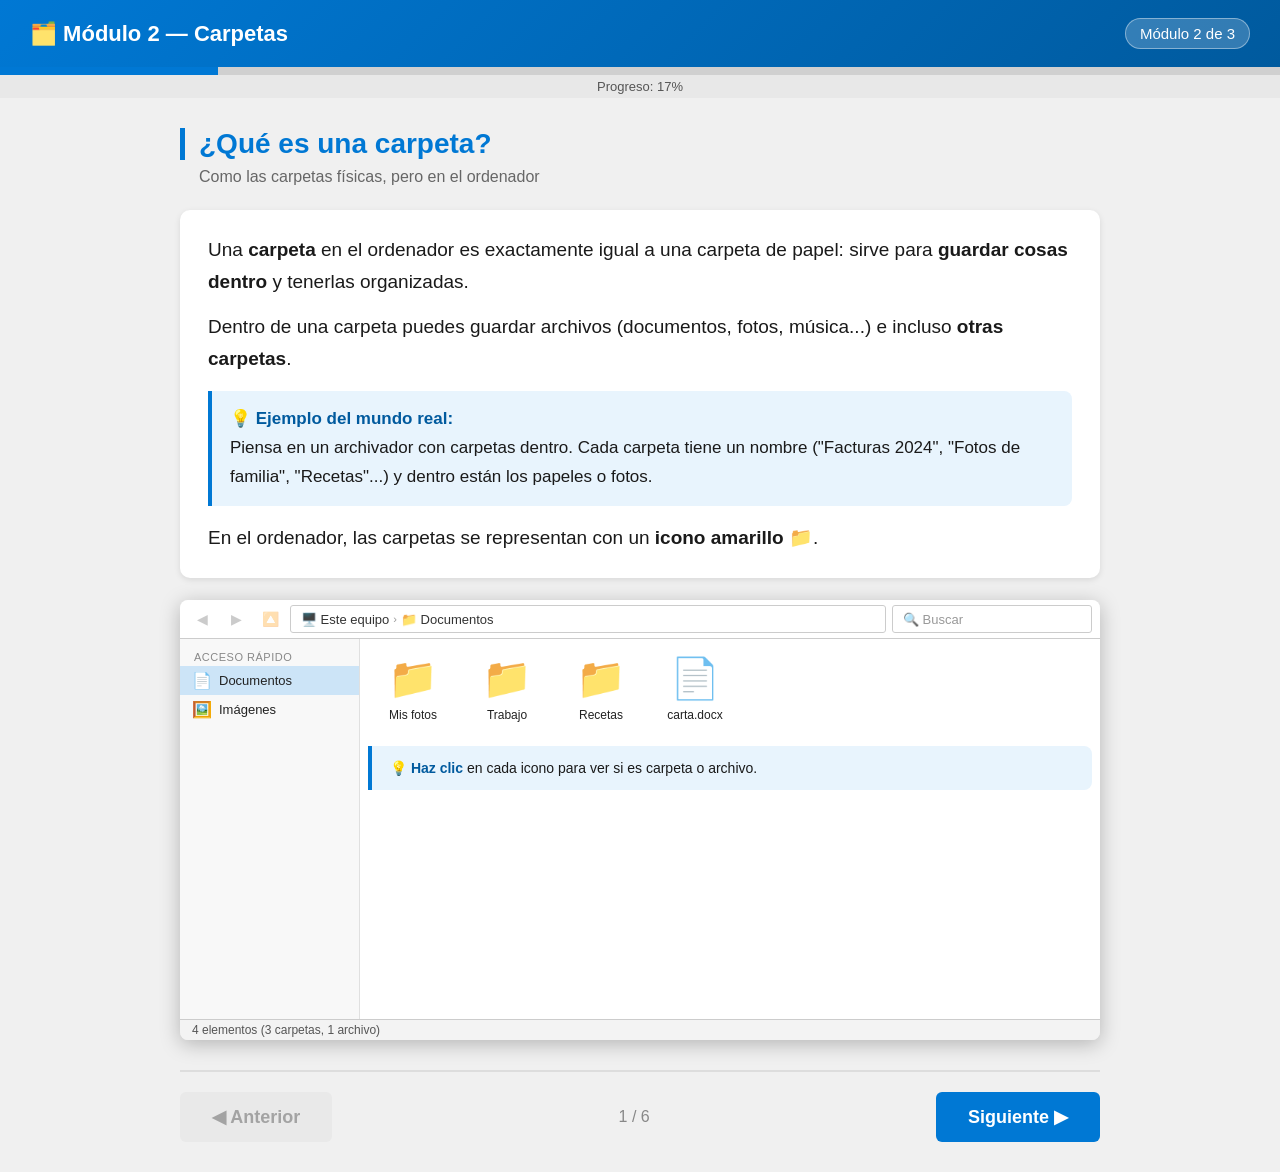
<file: modulo2.html>
<!DOCTYPE html>
<html lang="es">
<head>
<meta charset="UTF-8">
<meta name="viewport" content="width=device-width, initial-scale=1.0">
<meta name="author" content="Arkaitz Belaza">
<title>Módulo 2 — Carpetas</title>
<link rel="stylesheet" href="css/estilos.css">
<style>
  .demo-interactiva {
    background: white;
    border-radius: 10px;
    padding: 20px 24px;
    margin: 16px 0;
    box-shadow: 0 2px 8px rgba(0,0,0,0.1);
  }
  .demo-interactiva h4 {
    font-size: 18px;
    color: #0078d4;
    margin-bottom: 14px;
    display: flex;
    align-items: center;
    gap: 8px;
  }
  .btn-demo {
    padding: 10px 20px;
    background: #0078d4;
    color: white;
    border: none;
    border-radius: 6px;
    font-size: 16px;
    cursor: pointer;
    margin: 4px;
    transition: background 0.2s;
  }
  .btn-demo:hover { background: #005a9e; }
  .btn-demo.verde { background: #107c10; }
  .btn-demo.verde:hover { background: #0a5e0a; }
  .btn-demo.rojo { background: #d83b01; }
  .btn-demo.rojo:hover { background: #a02900; }

  .menu-contextual {
    background: white;
    border: 1px solid #ccc;
    border-radius: 4px;
    box-shadow: 0 4px 12px rgba(0,0,0,0.2);
    padding: 4px 0;
    width: 200px;
    display: none;
    position: absolute;
    z-index: 100;
    font-size: 14px;
  }
  .menu-contextual.visible { display: block; }
  .mc-item {
    padding: 8px 16px;
    cursor: pointer;
    color: #222;
    display: flex;
    align-items: center;
    gap: 10px;
  }
  .mc-item:hover { background: #e5f0fb; }
  .mc-sep { height: 1px; background: #eee; margin: 4px 0; }
  .mc-item.resaltado { color: #0078d4; font-weight: 600; }
  .mc-item.resaltado:hover { background: #cce4f7; }

  .carpeta-nueva-demo {
    display: none;
    align-items: center;
    gap: 8px;
    padding: 8px;
    background: #e8f4fd;
    border-radius: 6px;
    border: 2px solid #0078d4;
    margin-top: 10px;
    width: fit-content;
  }
  .carpeta-nueva-demo .ic-imagen { font-size: 36px; }
  .nombre-editable {
    background: white;
    border: 1px solid #0078d4;
    border-radius: 3px;
    padding: 4px 8px;
    font-size: 14px;
    width: 140px;
    outline: none;
  }

  /* Animación de papelera */
  @keyframes caer {
    0% { transform: translateY(0) rotate(0deg); opacity: 1; }
    100% { transform: translateY(40px) rotate(15deg); opacity: 0; }
  }
  .icono-cayendo { animation: caer 0.5s ease forwards; }
</style>
</head>
<body>

<div class="taller-header">
  <h1>🗂️ Módulo 2 — Carpetas</h1>
  <span class="modulo-badge">Módulo 2 de 3</span>
</div>
<div class="progreso-bar">
  <div class="progreso-fill" id="progreso-fill" style="width:14%"></div>
</div>
<div class="progreso-texto" id="progreso-texto">Progreso: 14%</div>

<div class="contenido">

  <!-- SLIDE 1 -->
  <div class="slide activo" id="slide-0">
    <div class="slide-titulo">¿Qué es una carpeta?</div>
    <div class="slide-subtitulo">Como las carpetas físicas, pero en el ordenador</div>
    <div class="explicacion">
      <p>Una <strong>carpeta</strong> en el ordenador es exactamente igual a una carpeta de papel: sirve para <strong>guardar cosas dentro</strong> y tenerlas organizadas.</p>
      <p>Dentro de una carpeta puedes guardar archivos (documentos, fotos, música...) e incluso <strong>otras carpetas</strong>.</p>
      <div class="tip-box">
        <strong>💡 Ejemplo del mundo real:</strong><br>
        Piensa en un archivador con carpetas dentro. Cada carpeta tiene un nombre ("Facturas 2024", "Fotos de familia", "Recetas"...) y dentro están los papeles o fotos.
      </div>
      <p>En el ordenador, las carpetas se representan con un <strong>icono amarillo</strong> 📁.</p>
    </div>

    <div class="win10-simulador">
      <div class="win10-navbar">
        <div class="win10-nav-arrow disabled">◀</div>
        <div class="win10-nav-arrow disabled">▶</div>
        <div class="win10-nav-arrow disabled">🔼</div>
        <div class="win10-address-bar">
          <span>🖥️ Este equipo</span>
          <span class="win10-address-sep">›</span>
          <span>📁 Documentos</span>
        </div>
        <div class="win10-search-bar">🔍 Buscar</div>
      </div>
      <div class="win10-body">
        <div class="win10-panel-lateral">
          <div class="win10-panel-section">
            <div class="win10-panel-seccion-titulo">Acceso rápido</div>
            <div class="win10-panel-item seleccionado"><span class="pi-icon">📄</span> Documentos</div>
            <div class="win10-panel-item"><span class="pi-icon">🖼️</span> Imágenes</div>
          </div>
        </div>
        <div class="win10-panel-principal">
          <div class="win10-vista-iconos">
            <div class="win10-icono" onclick="seleccionarIcono(this);mostrarMensaje('📁 Esta es una CARPETA — contiene archivos dentro. Haz doble clic para abrirla.', 'info')">
              <div class="ic-imagen">📁</div>
              <div class="ic-nombre">Mis fotos</div>
            </div>
            <div class="win10-icono" onclick="seleccionarIcono(this);mostrarMensaje('📁 Otra CARPETA — esta contiene documentos de trabajo.', 'info')">
              <div class="ic-imagen">📁</div>
              <div class="ic-nombre">Trabajo</div>
            </div>
            <div class="win10-icono" onclick="seleccionarIcono(this);mostrarMensaje('📁 Una carpeta con recetas. ¡Puedes poner el nombre que quieras!', 'info')">
              <div class="ic-imagen">📁</div>
              <div class="ic-nombre">Recetas</div>
            </div>
            <div class="win10-icono" onclick="seleccionarIcono(this);mostrarMensaje('📄 Esto es un ARCHIVO (no es carpeta) — es un documento de Word.', 'info')">
              <div class="ic-imagen">📄</div>
              <div class="ic-nombre">carta.docx</div>
            </div>
          </div>
          <div class="tip-box" style="margin-top:14px;font-size:14px;">
            💡 <strong>Haz clic</strong> en cada icono para ver si es carpeta o archivo.
          </div>
        </div>
      </div>
      <div class="win10-statusbar"><span>4 elementos (3 carpetas, 1 archivo)</span></div>
    </div>
  </div>

  <!-- SLIDE 2 -->
  <div class="slide" id="slide-1">
    <div class="slide-titulo">Cómo crear una carpeta nueva</div>
    <div class="slide-subtitulo">Sigue los pasos y pruébalo tú mismo</div>
    <div class="explicacion">
      <p>Para crear una carpeta nueva, tienes <strong>dos formas</strong>:</p>
    </div>

    <div style="display:flex;gap:16px;flex-wrap:wrap;margin-bottom:20px;">
      <div style="flex:1;min-width:240px;background:white;border-radius:10px;padding:18px;box-shadow:0 2px 6px rgba(0,0,0,0.1);border-top:3px solid #0078d4;">
        <h4 style="color:#0078d4;margin-bottom:12px;">Forma 1: Usando la Cinta</h4>
        <ul class="pasos-lista">
          <li>Abre el Explorador y ve a la carpeta donde quieres crearla</li>
          <li>Haz clic en la pestaña <strong>"Inicio"</strong> de la cinta</li>
          <li>Haz clic en <strong>"Nueva carpeta"</strong></li>
          <li>Escribe el nombre y pulsa <span class="tecla">Intro ↵</span></li>
        </ul>
      </div>
      <div style="flex:1;min-width:240px;background:white;border-radius:10px;padding:18px;box-shadow:0 2px 6px rgba(0,0,0,0.1);border-top:3px solid #107c10;">
        <h4 style="color:#107c10;margin-bottom:12px;">Forma 2: Clic derecho</h4>
        <ul class="pasos-lista">
          <li>Ve a la carpeta donde quieres crearla</li>
          <li>Haz <strong>clic derecho</strong> en un espacio vacío</li>
          <li>Elige <strong>"Nuevo"</strong> y luego <strong>"Carpeta"</strong></li>
          <li>Escribe el nombre y pulsa <span class="tecla">Intro ↵</span></li>
        </ul>
      </div>
    </div>

    <!-- Simulación interactiva -->
    <div class="demo-interactiva">
      <h4>🖱️ Prueba aquí: Crea una carpeta nueva</h4>
      <p style="font-size:16px;margin-bottom:14px;">Haz clic en los botones en orden para simular la creación de una carpeta:</p>

      <div id="sim-crear" style="position:relative;">
        <div class="win10-simulador" style="box-shadow:none;">
          <div class="win10-ribbon">
            <div class="win10-ribbon-tabs">
              <div class="win10-tab activo">Inicio</div>
              <div class="win10-tab">Compartir</div>
            </div>
            <div class="win10-ribbon-content">
              <div class="win10-ribbon-btn" id="btn-nueva-carpeta" onclick="activarCrearCarpeta(0,this)" style="cursor:pointer;background:#fff3cd;border:2px dashed #f9a825;">
                <span class="rb-icon">📁</span>Nueva<br>carpeta
              </div>
              <div class="win10-ribbon-btn"><span class="rb-icon">📋</span>Copiar</div>
              <div class="win10-ribbon-btn"><span class="rb-icon">🗑️</span>Eliminar</div>
            </div>
          </div>
          <div class="win10-body" style="height:200px;">
            <div class="win10-panel-principal" id="panel-demo-crear">
              <div class="win10-vista-iconos">
                <div class="win10-icono"><div class="ic-imagen">📁</div><div class="ic-nombre">Fotos</div></div>
                <div class="win10-icono"><div class="ic-imagen">📁</div><div class="ic-nombre">Trabajo</div></div>
                <div id="carpeta-nueva-demo" class="carpeta-nueva-demo">
                  <div class="ic-imagen">📁</div>
                  <input type="text" class="nombre-editable" id="nombre-carpeta-nueva" placeholder="Nueva carpeta" value="Nueva carpeta"
                    onkeydown="if(event.key==='Enter'){this.blur();document.getElementById('msg-nombre-ok').style.display='block';mostrarMensaje('🎉 ¡Carpeta creada con el nombre: '+this.value, \'ok\');}">
                </div>
              </div>
            </div>
          </div>
        </div>
        <div id="msg-nombre-ok" style="display:none;background:#e8f5e9;color:#107c10;padding:12px 16px;border-radius:8px;font-size:17px;font-weight:600;margin-top:10px;">
          ✔ ¡Perfecto! Pulsaste Intro y la carpeta quedó guardada con ese nombre.
        </div>
      </div>

      <div style="margin-top:14px;font-size:15px;color:#555;">
        💡 Después de hacer clic en "Nueva carpeta", el nombre aparece en azul para que lo puedas cambiar. Escribe el nombre que quieras y pulsa <span class="tecla">Intro ↵</span>.
      </div>
    </div>
  </div>

  <!-- SLIDE 3 -->
  <div class="slide" id="slide-2">
    <div class="slide-titulo">Cómo cambiar el nombre a una carpeta</div>
    <div class="slide-subtitulo">Renombrar es muy fácil</div>
    <div class="explicacion">
      <p>Si te equivocas con el nombre o quieres cambiarlo, puedes <strong>renombrar</strong> la carpeta en cualquier momento.</p>
    </div>

    <div style="background:white;border-radius:10px;padding:20px;margin-bottom:16px;box-shadow:0 2px 6px rgba(0,0,0,0.1);">
      <h4 style="color:#0078d4;margin-bottom:12px;font-size:18px;">Cómo renombrar una carpeta:</h4>
      <ul class="pasos-lista">
        <li>Haz <strong>clic una vez</strong> en la carpeta para seleccionarla (se pone en azul)</li>
        <li>Pulsa la tecla <span class="tecla">F2</span> <em>— o —</em> haz <strong>clic derecho</strong> y elige <strong>"Cambiar nombre"</strong></li>
        <li>El nombre se pondrá en azul para editar. Borra el nombre antiguo y escribe el nuevo</li>
        <li>Pulsa <span class="tecla">Intro ↵</span> para confirmar</li>
      </ul>
      <div class="advertencia-box">
        ⚠️ <strong>Importante:</strong> Si pulsas <span class="tecla">Esc</span> en vez de Intro, el nombre NO se guarda y vuelve al nombre anterior. ¡No pasa nada!
      </div>
    </div>

    <div class="demo-interactiva">
      <h4>✏️ Prueba: Renombra esta carpeta</h4>
      <p style="margin-bottom:12px;font-size:16px;">Haz clic en la carpeta para seleccionarla, luego haz clic en el botón "Cambiar nombre":</p>

      <div style="display:flex;align-items:flex-start;gap:20px;flex-wrap:wrap;">
        <div class="win10-simulador" style="box-shadow:none;flex:1;min-width:260px;">
          <div class="win10-body" style="height:160px;">
            <div class="win10-panel-principal">
              <div class="win10-vista-iconos">
                <div class="win10-icono" id="carpeta-renombrar" onclick="seleccionarIcono(this);mostrarMensaje('✔ Carpeta seleccionada. Ahora haz clic en Cambiar nombre', 'info')">
                  <div class="ic-imagen">📁</div>
                  <div class="ic-nombre" id="nombre-carpeta-ren" style="cursor:pointer;">Carpeta1</div>
                </div>
              </div>
            </div>
          </div>
        </div>
        <div style="display:flex;flex-direction:column;gap:10px;justify-content:center;">
          <button class="btn-demo" onclick="
            const ic = document.getElementById('carpeta-renombrar');
            ic.classList.add('seleccionado');
            renombrarCarpetaDemo(document.getElementById('nombre-carpeta-ren'));
          ">✏️ Cambiar nombre</button>
          <button class="btn-demo" style="background:#555;" onclick="
            document.getElementById('nombre-carpeta-ren').textContent='Carpeta1';
            document.getElementById('nombre-carpeta-ren').setAttribute('contenteditable','false');
            document.getElementById('carpeta-renombrar').classList.remove('seleccionado');
            mostrarMensaje('Nombre restaurado a Carpeta1', 'info');
          ">↺ Restablecer</button>
        </div>
      </div>
      <p style="font-size:15px;color:#555;margin-top:10px;">Escribe un nombre nuevo y pulsa <span class="tecla">Intro ↵</span> para guardar.</p>
    </div>
  </div>

  <!-- SLIDE 4 -->
  <div class="slide" id="slide-3">
    <div class="slide-titulo">Cómo mover y copiar carpetas</div>
    <div class="slide-subtitulo">Cortar, copiar y pegar — igual que en papel</div>
    <div class="explicacion">
      <p><strong>Mover</strong> una carpeta significa quitarla de donde está y ponerla en otro sitio. <strong>Copiar</strong> significa hacer una copia y ponerla en otro sitio (el original queda donde estaba).</p>
    </div>

    <div style="display:flex;gap:16px;flex-wrap:wrap;margin-bottom:16px;">
      <div style="flex:1;min-width:240px;background:#e8f4fd;border-radius:10px;padding:18px;border-left:4px solid #0078d4;">
        <h4 style="color:#0078d4;margin-bottom:10px;">✂️ Para MOVER (Cortar y Pegar)</h4>
        <ul class="pasos-lista">
          <li>Selecciona la carpeta (clic)</li>
          <li>Pulsa <span class="tecla">Ctrl</span> + <span class="tecla">X</span> para <strong>cortar</strong></li>
          <li>Ve a la carpeta de destino</li>
          <li>Pulsa <span class="tecla">Ctrl</span> + <span class="tecla">V</span> para <strong>pegar</strong></li>
        </ul>
      </div>
      <div style="flex:1;min-width:240px;background:#e8f5e9;border-radius:10px;padding:18px;border-left:4px solid #107c10;">
        <h4 style="color:#107c10;margin-bottom:10px;">📋 Para COPIAR (Copiar y Pegar)</h4>
        <ul class="pasos-lista">
          <li>Selecciona la carpeta (clic)</li>
          <li>Pulsa <span class="tecla">Ctrl</span> + <span class="tecla">C</span> para <strong>copiar</strong></li>
          <li>Ve a la carpeta de destino</li>
          <li>Pulsa <span class="tecla">Ctrl</span> + <span class="tecla">V</span> para <strong>pegar</strong></li>
        </ul>
      </div>
    </div>

    <div class="tip-box">
      <strong>💡 También con el clic derecho:</strong> Haz clic derecho sobre la carpeta y verás las opciones "Copiar" y "Cortar" en el menú que aparece.
    </div>
    <div class="advertencia-box">
      <strong>⚠️ Diferencia importante:</strong><br>
      • <strong>Cortar</strong> (<span class="tecla">Ctrl</span>+<span class="tecla">X</span>) = la carpeta DESAPARECE de donde estaba<br>
      • <strong>Copiar</strong> (<span class="tecla">Ctrl</span>+<span class="tecla">C</span>) = la carpeta QUEDA donde estaba y también aparece en el destino
    </div>

    <div class="demo-interactiva" style="margin-top:16px;">
      <h4>🖱️ Simulación: Mueve una carpeta</h4>
      <div id="sim-mover" style="display:flex;gap:16px;flex-wrap:wrap;margin-top:10px;">
        <div style="flex:1;min-width:180px;">
          <p style="font-size:14px;color:#888;margin-bottom:8px;text-align:center;">Origen</p>
          <div style="background:#f8f8f8;border:1px solid #ddd;border-radius:8px;padding:12px;min-height:100px;">
            <div class="win10-icono" id="carpeta-mover-origen" onclick="seleccionarIcono(this);mostrarMensaje('✔ Carpeta seleccionada. Ahora haz clic en Cortar o Copiar', 'info')" style="width:auto;flex-direction:row;padding:8px 12px;gap:10px;">
              <div class="ic-imagen" style="font-size:28px;">📁</div>
              <div class="ic-nombre" style="text-align:left;">Mi carpeta</div>
            </div>
          </div>
        </div>
        <div style="display:flex;flex-direction:column;gap:8px;justify-content:center;align-items:center;">
          <button class="btn-demo" onclick="cortarMover()">✂️ Cortar<br><small>Ctrl+X</small></button>
          <button class="btn-demo verde" onclick="copiarMover()">📋 Copiar<br><small>Ctrl+C</small></button>
        </div>
        <div style="flex:1;min-width:180px;">
          <p style="font-size:14px;color:#888;margin-bottom:8px;text-align:center;">Destino (Documentos)</p>
          <div id="zona-destino" style="background:#f8f8f8;border:2px dashed #ccc;border-radius:8px;padding:12px;min-height:100px;">
            <p style="font-size:13px;color:#aaa;text-align:center;margin-top:20px;">Vacío — haz clic en Pegar</p>
          </div>
          <button class="btn-demo" style="margin-top:8px;width:100%;background:#555;" id="btn-pegar-mover" disabled onclick="pegarMover()">📂 Pegar (Ctrl+V)</button>
        </div>
      </div>
      <div id="msg-mover-resultado" style="display:none;margin-top:12px;padding:12px;border-radius:8px;font-size:16px;font-weight:600;"></div>
    </div>
  </div>

  <!-- SLIDE 5 -->
  <div class="slide" id="slide-4">
    <div class="slide-titulo">Cómo eliminar una carpeta</div>
    <div class="slide-subtitulo">Borrar y la Papelera de Reciclaje</div>
    <div class="explicacion">
      <p>Cuando eliminas una carpeta, <strong>no desaparece para siempre inmediatamente</strong>. Primero va a la <strong>Papelera de Reciclaje</strong>, que es como una papelera de verdad: puedes recuperar lo que has tirado por error.</p>
    </div>

    <div style="display:flex;gap:16px;flex-wrap:wrap;margin-bottom:16px;">
      <div style="flex:1;min-width:220px;background:white;border-radius:10px;padding:18px;box-shadow:0 2px 6px rgba(0,0,0,0.1);">
        <h4 style="color:#d83b01;margin-bottom:10px;font-size:17px;">🗑️ Cómo eliminar</h4>
        <ul class="pasos-lista">
          <li>Selecciona la carpeta (clic)</li>
          <li>Pulsa la tecla <span class="tecla">Supr</span> (Suprimir) del teclado</li>
          <li>O haz clic derecho y elige <strong>"Eliminar"</strong></li>
        </ul>
      </div>
      <div style="flex:1;min-width:220px;background:white;border-radius:10px;padding:18px;box-shadow:0 2px 6px rgba(0,0,0,0.1);">
        <h4 style="color:#107c10;margin-bottom:10px;font-size:17px;">♻️ Recuperar algo eliminado</h4>
        <ul class="pasos-lista">
          <li>Haz doble clic en la <strong>Papelera de Reciclaje</strong> del escritorio</li>
          <li>Busca la carpeta que borraste</li>
          <li>Haz clic derecho y elige <strong>"Restaurar"</strong></li>
        </ul>
      </div>
    </div>

    <div class="advertencia-box">
      ⚠️ <strong>¡Atención!</strong> Si vacías la Papelera de Reciclaje, los archivos <strong>sí se borran definitivamente</strong>. ¡No vacíes la papelera si no estás segura!
    </div>

    <div class="demo-interactiva" style="margin-top:16px;">
      <h4>🗑️ Prueba: Elimina una carpeta</h4>
      <div style="display:flex;gap:20px;flex-wrap:wrap;align-items:flex-start;margin-top:10px;">
        <div style="flex:1;min-width:200px;">
          <p style="font-size:14px;color:#888;margin-bottom:8px;text-align:center;">Mis Documentos</p>
          <div style="background:#f8f8f8;border:1px solid #ddd;border-radius:8px;padding:12px;min-height:80px;" id="panel-eliminar">
            <div class="win10-vista-iconos">
              <div class="win10-icono" id="carpeta-borrar" onclick="seleccionarIcono(this);mostrarMensaje('✔ Carpeta seleccionada. Ahora haz clic en Eliminar', 'info')">
                <div class="ic-imagen" id="carpeta-borrar-icon">📁</div>
                <div class="ic-nombre">Carpeta vieja</div>
              </div>
              <div class="win10-icono">
                <div class="ic-imagen">📁</div>
                <div class="ic-nombre">Trabajo</div>
              </div>
            </div>
          </div>
        </div>
        <div style="display:flex;flex-direction:column;gap:10px;justify-content:center;">
          <button class="btn-demo rojo" onclick="eliminarDemo()">🗑️ Eliminar (Supr)</button>
          <button class="btn-demo verde" id="btn-restaurar-demo" disabled onclick="restaurarDemo()">♻️ Restaurar</button>
        </div>
        <div style="flex:1;min-width:200px;">
          <p style="font-size:14px;color:#888;margin-bottom:8px;text-align:center;">🗑️ Papelera de Reciclaje</p>
          <div id="papelera-demo" style="background:#fff8f8;border:1px solid #eaa;border-radius:8px;padding:12px;min-height:80px;">
            <p style="font-size:13px;color:#aaa;text-align:center;margin-top:16px;">Vacía</p>
          </div>
        </div>
      </div>
    </div>
  </div>

  <!-- SLIDE 6 — Resumen -->
  <div class="slide" id="slide-5">
    <div class="slide-titulo">Resumen del Módulo 2</div>
    <div class="slide-subtitulo">¡Muy bien! Esto es lo que has aprendido sobre carpetas</div>
    <div class="explicacion">
      <ul class="pasos-lista">
        <li>Las <strong>carpetas</strong> sirven para organizar archivos, igual que una carpeta física</li>
        <li><strong>Crear</strong>: clic en "Nueva carpeta" en la cinta, o clic derecho → Nuevo → Carpeta</li>
        <li><strong>Renombrar</strong>: seleccionar + tecla <span class="tecla">F2</span>, o clic derecho → Cambiar nombre</li>
        <li><strong>Mover</strong>: <span class="tecla">Ctrl</span>+<span class="tecla">X</span> (cortar) y luego <span class="tecla">Ctrl</span>+<span class="tecla">V</span> (pegar)</li>
        <li><strong>Copiar</strong>: <span class="tecla">Ctrl</span>+<span class="tecla">C</span> (copiar) y luego <span class="tecla">Ctrl</span>+<span class="tecla">V</span> (pegar)</li>
        <li><strong>Eliminar</strong>: tecla <span class="tecla">Supr</span> → va a la Papelera. Se puede restaurar desde ahí</li>
      </ul>
    </div>

    <div style="display:flex;gap:16px;justify-content:center;margin-top:30px;flex-wrap:wrap;">
      <a href="modulo1.html" class="btn btn-secundario">← Módulo 1</a>
      <a href="index.html" class="btn btn-secundario">🏠 Menú</a>
      <a href="modulo3.html" class="btn btn-primario">Siguiente: Módulo 3 — Archivos →</a>
    </div>
  </div>

  <div class="navegacion">
    <button class="btn btn-secundario" id="btn-anterior" disabled>◀ Anterior</button>
    <span class="contador-slide" id="contador-slide">1 / 6</span>
    <button class="btn btn-primario" id="btn-siguiente">Siguiente ▶</button>
  </div>

</div>

<script src="js/interactivo.js"></script>
<script>
let accionMover = null;

function cortarMover() {
  const orig = document.getElementById('carpeta-mover-origen');
  orig.style.opacity = '0.4';
  accionMover = 'cortar';
  document.getElementById('btn-pegar-mover').disabled = false;
  mostrarMensaje('✂️ Carpeta cortada. Ahora ve a la carpeta destino y haz clic en Pegar', 'info');
}

function copiarMover() {
  accionMover = 'copiar';
  document.getElementById('btn-pegar-mover').disabled = false;
  mostrarMensaje('📋 Carpeta copiada. Ahora ve a la carpeta destino y haz clic en Pegar', 'info');
}

function pegarMover() {
  if (!accionMover) return;
  const destino = document.getElementById('zona-destino');
  destino.innerHTML = '';
  destino.style.borderStyle = 'solid';
  destino.style.borderColor = '#107c10';
  const icono = document.createElement('div');
  icono.className = 'win10-icono';
  icono.style.cssText = 'flex-direction:row;padding:8px 12px;gap:10px;width:auto;';
  icono.innerHTML = '<div class="ic-imagen" style="font-size:28px;">📁</div><div class="ic-nombre" style="text-align:left;">Mi carpeta</div>';
  destino.appendChild(icono);
  const msg = document.getElementById('msg-mover-resultado');
  msg.style.display = 'block';
  if (accionMover === 'cortar') {
    msg.style.background = '#e8f5e9'; msg.style.color = '#107c10';
    msg.textContent = '✔ ¡Perfecto! La carpeta se movió a Documentos. Desapareció del origen.';
  } else {
    msg.style.background = '#e8f4fd'; msg.style.color = '#0078d4';
    msg.textContent = '✔ ¡Muy bien! Se copió la carpeta a Documentos. El original sigue donde estaba.';
    document.getElementById('carpeta-mover-origen').style.opacity = '1';
  }
  document.getElementById('btn-pegar-mover').disabled = true;
  accionMover = null;
}

function eliminarDemo() {
  const carpeta = document.getElementById('carpeta-borrar');
  if (!carpeta.classList.contains('seleccionado')) {
    mostrarMensaje('Primero selecciona la carpeta haciendo clic en ella', 'error');
    return;
  }
  carpeta.classList.add('icono-cayendo');
  setTimeout(() => {
    carpeta.style.display = 'none';
    const papelera = document.getElementById('papelera-demo');
    papelera.innerHTML = '';
    const ic = document.createElement('div');
    ic.className = 'win10-icono';
    ic.innerHTML = '<div class="ic-imagen" style="font-size:28px;">📁</div><div class="ic-nombre">Carpeta vieja</div>';
    papelera.appendChild(ic);
    document.getElementById('btn-restaurar-demo').disabled = false;
    mostrarMensaje('🗑️ Carpeta movida a la Papelera. Puedes restaurarla si fue un error.', 'info');
  }, 500);
}

function restaurarDemo() {
  const papelera = document.getElementById('papelera-demo');
  papelera.innerHTML = '<p style="font-size:13px;color:#aaa;text-align:center;margin-top:16px;">Vacía</p>';
  const carpeta = document.getElementById('carpeta-borrar');
  carpeta.style.display = 'flex';
  carpeta.classList.remove('icono-cayendo', 'seleccionado');
  carpeta.style.opacity = '1';
  document.getElementById('btn-restaurar-demo').disabled = true;
  mostrarMensaje('♻️ ¡Carpeta restaurada! Volvió a Documentos.', 'ok');
}

document.addEventListener('DOMContentLoaded', () => {
  pasoCrearCarpeta = 0;
  document.getElementById('carpeta-nueva-demo').style.display = 'none';
});
</script>
</body>
</html>
</file>
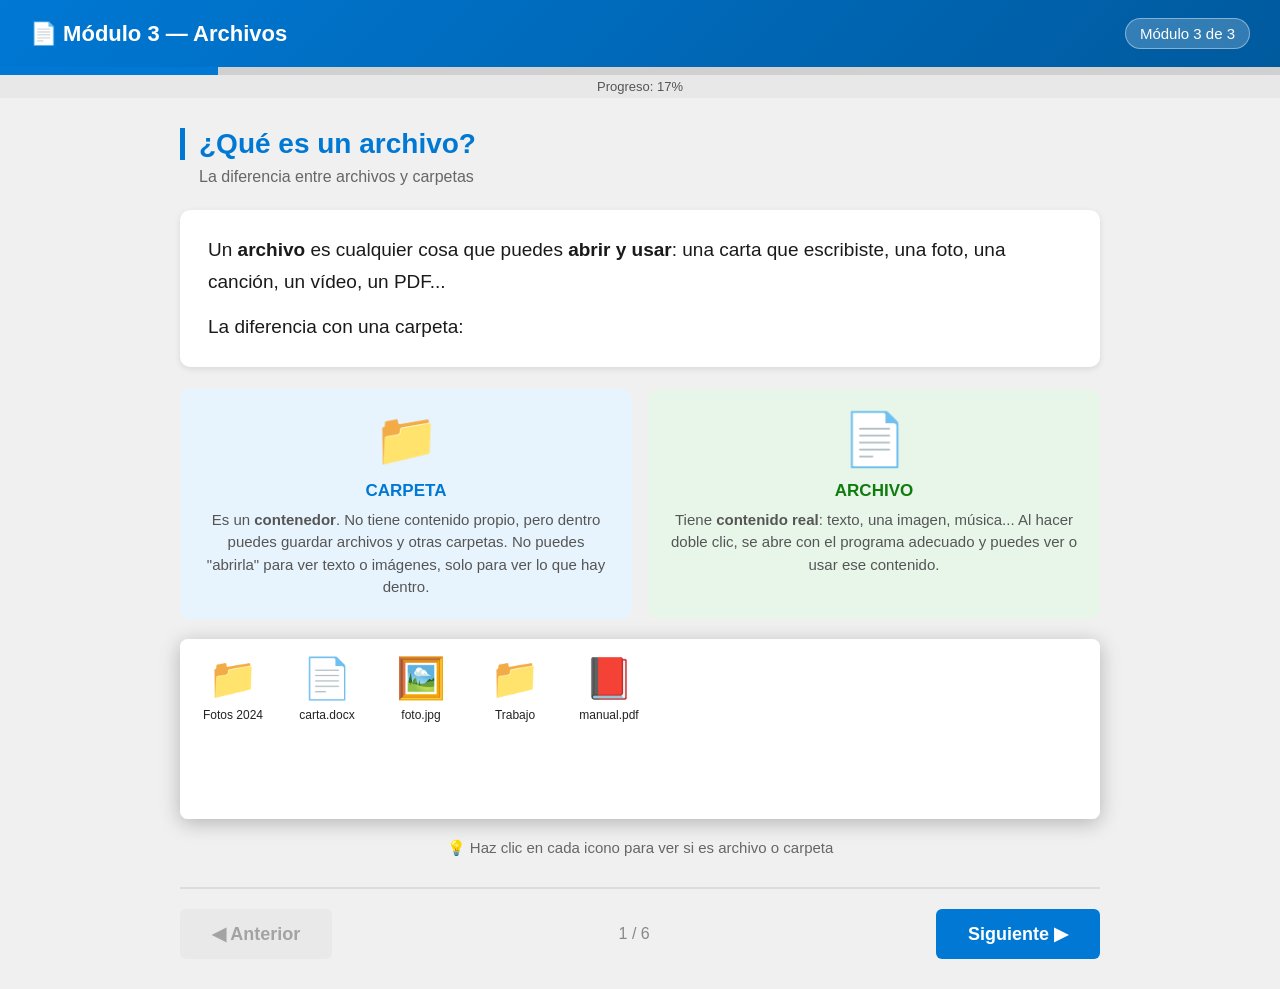
<file: modulo3.html>
<!DOCTYPE html>
<html lang="es">
<head>
<meta charset="UTF-8">
<meta name="viewport" content="width=device-width, initial-scale=1.0">
<meta name="author" content="Arkaitz Belaza">
<title>Módulo 3 — Archivos</title>
<link rel="stylesheet" href="css/estilos.css">
<style>
  .tipos-archivos {
    display: grid;
    grid-template-columns: repeat(auto-fill, minmax(160px, 1fr));
    gap: 12px;
    margin: 16px 0;
  }
  .tipo-archivo-card {
    background: white;
    border-radius: 10px;
    padding: 16px 12px;
    text-align: center;
    box-shadow: 0 2px 6px rgba(0,0,0,0.1);
    border-top: 3px solid #0078d4;
    transition: transform 0.2s;
    cursor: default;
  }
  .tipo-archivo-card:hover { transform: translateY(-3px); }
  .tipo-archivo-card .ta-icono { font-size: 36px; margin-bottom: 8px; }
  .tipo-archivo-card .ta-extension {
    font-family: monospace;
    font-size: 14px;
    background: #f0f0f0;
    border-radius: 4px;
    padding: 2px 8px;
    color: #555;
    margin-bottom: 6px;
    display: inline-block;
  }
  .tipo-archivo-card .ta-nombre { font-size: 15px; font-weight: 600; color: #333; margin-bottom: 4px; }
  .tipo-archivo-card .ta-desc { font-size: 13px; color: #777; line-height: 1.4; }

  .extension-demo {
    display: inline-flex;
    align-items: center;
    gap: 6px;
    background: #f5f5f5;
    border-radius: 6px;
    padding: 6px 12px;
    font-size: 16px;
    font-family: monospace;
    border: 1px solid #ddd;
  }
  .ext-nombre { color: #222; }
  .ext-punto { color: #aaa; }
  .ext-tipo { color: #d83b01; font-weight: 700; }

  .proceso-guardar {
    display: flex;
    align-items: center;
    gap: 10px;
    flex-wrap: wrap;
    margin: 16px 0;
  }
  .proceso-paso {
    background: white;
    border: 2px solid #0078d4;
    border-radius: 10px;
    padding: 14px 16px;
    text-align: center;
    flex: 1;
    min-width: 120px;
    font-size: 15px;
  }
  .proceso-paso .pp-icono { font-size: 28px; margin-bottom: 6px; }
  .proceso-flecha { font-size: 22px; color: #0078d4; font-weight: 700; flex-shrink: 0; }

  .ventana-guardar {
    background: #f3f3f3;
    border: 1px solid #aaa;
    border-radius: 6px;
    box-shadow: 0 6px 20px rgba(0,0,0,0.3);
    width: 100%;
    max-width: 500px;
    margin: 16px auto;
    font-size: 13px;
  }
  .vg-barra {
    background: #0078d4;
    color: white;
    padding: 8px 12px;
    display: flex;
    justify-content: space-between;
    align-items: center;
    border-radius: 4px 4px 0 0;
    font-size: 14px;
    font-weight: 600;
  }
  .vg-cuerpo { padding: 16px; }
  .vg-fila {
    display: flex;
    align-items: center;
    gap: 10px;
    margin-bottom: 12px;
  }
  .vg-etiqueta { width: 100px; color: #555; font-size: 13px; text-align: right; flex-shrink: 0; }
  .vg-campo {
    flex: 1;
    border: 1px solid #bbb;
    border-radius: 3px;
    padding: 5px 9px;
    font-size: 13px;
    background: white;
  }
  .vg-campo.activo { border-color: #0078d4; outline: 1px solid #0078d4; }
  .vg-botones { display: flex; justify-content: flex-end; gap: 8px; margin-top: 14px; }
  .vg-btn {
    padding: 6px 20px;
    border: 1px solid #ccc;
    border-radius: 3px;
    font-size: 13px;
    cursor: pointer;
    background: #f3f3f3;
  }
  .vg-btn.primario { background: #0078d4; color: white; border-color: #0078d4; }
</style>
</head>
<body>

<div class="taller-header">
  <h1>📄 Módulo 3 — Archivos</h1>
  <span class="modulo-badge">Módulo 3 de 3</span>
</div>
<div class="progreso-bar">
  <div class="progreso-fill" id="progreso-fill" style="width:14%"></div>
</div>
<div class="progreso-texto" id="progreso-texto">Progreso: 14%</div>

<div class="contenido">

  <!-- SLIDE 1 -->
  <div class="slide activo" id="slide-0">
    <div class="slide-titulo">¿Qué es un archivo?</div>
    <div class="slide-subtitulo">La diferencia entre archivos y carpetas</div>
    <div class="explicacion">
      <p>Un <strong>archivo</strong> es cualquier cosa que puedes <strong>abrir y usar</strong>: una carta que escribiste, una foto, una canción, un vídeo, un PDF...</p>
      <p>La diferencia con una carpeta:</p>
    </div>

    <div style="display:flex;gap:16px;flex-wrap:wrap;margin-bottom:20px;">
      <div style="flex:1;min-width:200px;background:#e8f4fd;border-radius:10px;padding:20px;text-align:center;">
        <div style="font-size:52px;margin-bottom:10px;">📁</div>
        <strong style="font-size:17px;color:#0078d4;">CARPETA</strong>
        <p style="font-size:15px;color:#555;margin-top:8px;line-height:1.5;">Es un <strong>contenedor</strong>. No tiene contenido propio, pero dentro puedes guardar archivos y otras carpetas. No puedes "abrirla" para ver texto o imágenes, solo para ver lo que hay dentro.</p>
      </div>
      <div style="flex:1;min-width:200px;background:#e8f5e9;border-radius:10px;padding:20px;text-align:center;">
        <div style="font-size:52px;margin-bottom:10px;">📄</div>
        <strong style="font-size:17px;color:#107c10;">ARCHIVO</strong>
        <p style="font-size:15px;color:#555;margin-top:8px;line-height:1.5;">Tiene <strong>contenido real</strong>: texto, una imagen, música... Al hacer doble clic, se abre con el programa adecuado y puedes ver o usar ese contenido.</p>
      </div>
    </div>

    <div class="win10-simulador">
      <div class="win10-body" style="height:180px;">
        <div class="win10-panel-principal">
          <div class="win10-vista-iconos">
            <div class="win10-icono" onclick="seleccionarIcono(this);mostrarMensaje('📁 CARPETA — contiene archivos. Doble clic para entrar y ver el contenido.', 'info')">
              <div class="ic-imagen">📁</div>
              <div class="ic-nombre">Fotos 2024</div>
            </div>
            <div class="win10-icono" onclick="seleccionarIcono(this);mostrarMensaje('📄 ARCHIVO Word — doble clic lo abre en Microsoft Word.', 'info')">
              <div class="ic-imagen">📄</div>
              <div class="ic-nombre">carta.docx</div>
            </div>
            <div class="win10-icono" onclick="seleccionarIcono(this);mostrarMensaje('🖼️ ARCHIVO de imagen — doble clic lo abre en el visor de fotos.', 'info')">
              <div class="ic-imagen">🖼️</div>
              <div class="ic-nombre">foto.jpg</div>
            </div>
            <div class="win10-icono" onclick="seleccionarIcono(this);mostrarMensaje('📁 CARPETA — esta también es una carpeta, no un archivo.', 'info')">
              <div class="ic-imagen">📁</div>
              <div class="ic-nombre">Trabajo</div>
            </div>
            <div class="win10-icono" onclick="seleccionarIcono(this);mostrarMensaje('📕 ARCHIVO PDF — doble clic lo abre en Adobe o en el navegador.', 'info')">
              <div class="ic-imagen">📕</div>
              <div class="ic-nombre">manual.pdf</div>
            </div>
          </div>
        </div>
      </div>
    </div>
    <p style="font-size:15px;color:#666;text-align:center;margin-top:10px;">💡 Haz clic en cada icono para ver si es archivo o carpeta</p>
  </div>

  <!-- SLIDE 2 -->
  <div class="slide" id="slide-1">
    <div class="slide-titulo">Tipos de archivos más comunes</div>
    <div class="slide-subtitulo">Cada tipo de archivo tiene su propio icono y extensión</div>
    <div class="explicacion">
      <p>Los archivos tienen un <strong>nombre</strong> y una <strong>extensión</strong>. La extensión (las letras después del punto) indica el <strong>tipo de archivo</strong> que es.</p>
      <p>Ejemplo: <span class="extension-demo"><span class="ext-nombre">carta</span><span class="ext-punto">.</span><span class="ext-tipo">docx</span></span> → el nombre es "carta" y la extensión ".docx" indica que es un documento de Word.</p>
    </div>

    <div class="tipos-archivos">
      <div class="tipo-archivo-card">
        <div class="ta-icono">📄</div>
        <div class="ta-extension">.docx</div>
        <div class="ta-nombre">Word</div>
        <div class="ta-desc">Documentos de texto (cartas, informes...)</div>
      </div>
      <div class="tipo-archivo-card" style="border-top-color:#e74c3c;">
        <div class="ta-icono">📕</div>
        <div class="ta-extension">.pdf</div>
        <div class="ta-nombre">PDF</div>
        <div class="ta-desc">Documentos que no se pueden editar fácilmente</div>
      </div>
      <div class="tipo-archivo-card" style="border-top-color:#27ae60;">
        <div class="ta-icono">📊</div>
        <div class="ta-extension">.xlsx</div>
        <div class="ta-nombre">Excel</div>
        <div class="ta-desc">Tablas y números (hojas de cálculo)</div>
      </div>
      <div class="tipo-archivo-card" style="border-top-color:#f39c12;">
        <div class="ta-icono">🖼️</div>
        <div class="ta-extension">.jpg</div>
        <div class="ta-nombre">Foto/Imagen</div>
        <div class="ta-desc">Fotografías e imágenes</div>
      </div>
      <div class="tipo-archivo-card" style="border-top-color:#9b59b6;">
        <div class="ta-icono">🖼️</div>
        <div class="ta-extension">.png</div>
        <div class="ta-nombre">Imagen PNG</div>
        <div class="ta-desc">Imágenes con fondo transparente</div>
      </div>
      <div class="tipo-archivo-card" style="border-top-color:#1abc9c;">
        <div class="ta-icono">🎵</div>
        <div class="ta-extension">.mp3</div>
        <div class="ta-nombre">Música</div>
        <div class="ta-desc">Archivos de audio y canciones</div>
      </div>
      <div class="tipo-archivo-card" style="border-top-color:#e67e22;">
        <div class="ta-icono">🎬</div>
        <div class="ta-extension">.mp4</div>
        <div class="ta-nombre">Vídeo</div>
        <div class="ta-desc">Películas, vídeos grabados</div>
      </div>
      <div class="tipo-archivo-card" style="border-top-color:#555;">
        <div class="ta-icono">📦</div>
        <div class="ta-extension">.zip</div>
        <div class="ta-nombre">Comprimido</div>
        <div class="ta-desc">Varios archivos empaquetados juntos</div>
      </div>
    </div>

    <div class="tip-box">
      <strong>💡 Para recordar:</strong> Si no reconoces un archivo, fíjate en las letras después del punto. Esas letras te dicen de qué tipo es.
    </div>
  </div>

  <!-- SLIDE 3 -->
  <div class="slide" id="slide-2">
    <div class="slide-titulo">Abrir un archivo</div>
    <div class="slide-subtitulo">Doble clic es todo lo que necesitas</div>
    <div class="explicacion">
      <p>Para abrir un archivo, simplemente haz <strong>doble clic</strong> sobre él. Windows abrirá automáticamente el programa adecuado.</p>
      <p>Por ejemplo: si haces doble clic en una foto, se abre el visor de fotos. Si haces doble clic en un documento Word, se abre Microsoft Word.</p>
      <div class="tip-box">
        <strong>💡 ¿Y si el archivo no se abre bien?</strong> Haz clic derecho sobre el archivo y elige <strong>"Abrir con"</strong>. Podrás elegir qué programa quieres usar para abrirlo.
      </div>
    </div>

    <div class="win10-simulador">
      <div class="win10-body" style="height:200px;">
        <div class="win10-panel-principal">
          <p style="font-size:13px;color:#888;margin-bottom:10px;padding:4px;">Haz <strong>doble clic</strong> en un archivo para "abrirlo":</p>
          <div class="win10-vista-iconos">
            <div class="win10-icono" ondblclick="simularAbrirArchivo('📄 Microsoft Word se está abriendo...', 'carta.docx')">
              <div class="ic-imagen">📄</div>
              <div class="ic-nombre">carta.docx</div>
            </div>
            <div class="win10-icono" ondblclick="simularAbrirArchivo('🖼️ Abriendo foto con el Visor de Fotos de Windows...', 'foto.jpg')">
              <div class="ic-imagen">🖼️</div>
              <div class="ic-nombre">foto.jpg</div>
            </div>
            <div class="win10-icono" ondblclick="simularAbrirArchivo('📕 Abriendo PDF en el navegador Edge...', 'manual.pdf')">
              <div class="ic-imagen">📕</div>
              <div class="ic-nombre">manual.pdf</div>
            </div>
            <div class="win10-icono" ondblclick="simularAbrirArchivo('🎵 Abriendo en el Reproductor de Windows Media...', 'cancion.mp3')">
              <div class="ic-imagen">🎵</div>
              <div class="ic-nombre">cancion.mp3</div>
            </div>
          </div>
        </div>
      </div>
    </div>
    <p style="font-size:15px;color:#666;text-align:center;margin-top:8px;">💡 Haz <strong>doble clic</strong> (dos clics rápidos) en cada archivo</p>
  </div>

  <!-- SLIDE 4 -->
  <div class="slide" id="slide-3">
    <div class="slide-titulo">Guardar un archivo</div>
    <div class="slide-subtitulo">Muy importante: guardar el trabajo antes de cerrar</div>
    <div class="explicacion">
      <p><strong>Guardar</strong> significa grabar los cambios que has hecho en un archivo para que no se pierdan cuando cierras el programa.</p>
      <p>Si no guardas, todo lo que hayas escrito o cambiado <strong>desaparece cuando cierras el programa</strong>.</p>
    </div>

    <div class="proceso-guardar">
      <div class="proceso-paso">
        <div class="pp-icono">📄</div>
        <strong>1. Trabajas</strong><br>
        <small>Escribes o editas</small>
      </div>
      <div class="proceso-flecha">→</div>
      <div class="proceso-paso">
        <div class="pp-icono">💾</div>
        <strong>2. Guardas</strong><br>
        <small>Ctrl+S</small>
      </div>
      <div class="proceso-flecha">→</div>
      <div class="proceso-paso">
        <div class="pp-icono">✅</div>
        <strong>3. Seguro</strong><br>
        <small>No se pierde</small>
      </div>
    </div>

    <div style="display:flex;gap:14px;flex-wrap:wrap;margin-bottom:16px;">
      <div style="flex:1;min-width:200px;background:#e8f4fd;border-radius:10px;padding:16px;border-left:4px solid #0078d4;">
        <h4 style="color:#0078d4;margin-bottom:8px;">⌨️ Guardar rápido</h4>
        <p style="font-size:16px;"><span class="tecla">Ctrl</span> + <span class="tecla">S</span></p>
        <p style="font-size:14px;color:#555;margin-top:6px;">Guarda el archivo con el mismo nombre y en el mismo sitio. La forma más rápida.</p>
      </div>
      <div style="flex:1;min-width:200px;background:#e8f4fd;border-radius:10px;padding:16px;border-left:4px solid #107c10;">
        <h4 style="color:#107c10;margin-bottom:8px;">📁 Guardar como...</h4>
        <p style="font-size:16px;"><span class="tecla">Ctrl</span> + <span class="tecla">Mayús</span> + <span class="tecla">S</span></p>
        <p style="font-size:14px;color:#555;margin-top:6px;">Guarda el archivo con un <strong>nombre nuevo</strong> o en una <strong>carpeta diferente</strong>.</p>
      </div>
    </div>

    <!-- Simulación ventana Guardar como -->
    <div class="demo-interactiva">
      <h4>💾 Simulación: Ventana "Guardar como"</h4>
      <p style="font-size:15px;margin-bottom:12px;">Así se ve la ventana cuando guardas un archivo. Haz clic en "Guardar":</p>
      <div class="ventana-guardar">
        <div class="vg-barra">
          <span>💾 Guardar como</span>
          <span style="cursor:pointer;opacity:0.7;">✕</span>
        </div>
        <div class="vg-cuerpo">
          <div class="vg-fila">
            <span class="vg-etiqueta">Guardar en:</span>
            <div class="vg-campo" style="display:flex;align-items:center;gap:6px;cursor:pointer;">
              <span>📁</span>
              <span>Documentos</span>
            </div>
          </div>
          <div class="vg-fila">
            <span class="vg-etiqueta">Nombre:</span>
            <input type="text" class="vg-campo activo" id="nombre-guardar-sim" value="Mi carta" style="border-color:#0078d4;">
          </div>
          <div class="vg-fila">
            <span class="vg-etiqueta">Tipo:</span>
            <div class="vg-campo">Documento Word (.docx)</div>
          </div>
          <div class="vg-botones">
            <button class="vg-btn" onclick="mostrarMensaje('Has cancelado sin guardar. Los cambios no se han guardado.', 'error')">Cancelar</button>
            <button class="vg-btn primario" onclick="simularGuardar()">Guardar</button>
          </div>
        </div>
      </div>
    </div>

    <div class="advertencia-box">
      ⚠️ <strong>Consejo de oro:</strong> Guarda tu trabajo cada 5-10 minutos con <span class="tecla">Ctrl</span>+<span class="tecla">S</span>. Si el ordenador se apaga de repente, perderás solo los últimos cambios, no todo el trabajo.
    </div>
  </div>

  <!-- SLIDE 5 -->
  <div class="slide" id="slide-4">
    <div class="slide-titulo">Copiar y pegar archivos</div>
    <div class="slide-subtitulo">Las mismas teclas que para las carpetas</div>
    <div class="explicacion">
      <p>Copiar y mover archivos funciona <strong>exactamente igual que con las carpetas</strong>. Ya lo aprendiste en el Módulo 2, así que esto te será fácil.</p>
    </div>

    <div style="background:white;border-radius:10px;padding:22px;box-shadow:0 2px 6px rgba(0,0,0,0.1);margin-bottom:16px;">
      <table style="width:100%;border-collapse:collapse;font-size:16px;">
        <tr style="background:#f0f7ff;">
          <th style="padding:12px 16px;text-align:left;border-bottom:2px solid #0078d4;color:#0078d4;">Acción</th>
          <th style="padding:12px 16px;text-align:left;border-bottom:2px solid #0078d4;color:#0078d4;">Teclas</th>
          <th style="padding:12px 16px;text-align:left;border-bottom:2px solid #0078d4;color:#0078d4;">Qué hace</th>
        </tr>
        <tr style="border-bottom:1px solid #eee;">
          <td style="padding:12px 16px;">Copiar</td>
          <td style="padding:12px 16px;"><span class="tecla">Ctrl</span> + <span class="tecla">C</span></td>
          <td style="padding:12px 16px;">El archivo queda en los dos sitios</td>
        </tr>
        <tr style="background:#f9f9f9;border-bottom:1px solid #eee;">
          <td style="padding:12px 16px;">Cortar (mover)</td>
          <td style="padding:12px 16px;"><span class="tecla">Ctrl</span> + <span class="tecla">X</span></td>
          <td style="padding:12px 16px;">El archivo se mueve, desaparece del sitio original</td>
        </tr>
        <tr style="border-bottom:1px solid #eee;">
          <td style="padding:12px 16px;">Pegar</td>
          <td style="padding:12px 16px;"><span class="tecla">Ctrl</span> + <span class="tecla">V</span></td>
          <td style="padding:12px 16px;">El archivo aparece en el nuevo sitio</td>
        </tr>
        <tr style="background:#f9f9f9;">
          <td style="padding:12px 16px;">Deshacer</td>
          <td style="padding:12px 16px;"><span class="tecla">Ctrl</span> + <span class="tecla">Z</span></td>
          <td style="padding:12px 16px;">¡Deshace lo último que hiciste! Muy útil si te equivocas</td>
        </tr>
      </table>
    </div>

    <div class="tip-box">
      <strong>💡 El mejor truco del teclado:</strong> <span class="tecla">Ctrl</span>+<span class="tecla">Z</span> = <strong>Deshacer</strong>. Si hiciste algo mal (borraste algo, moviste algo sin querer...), pulsa Ctrl+Z y vuelve al estado anterior. ¡Como una máquina del tiempo!
    </div>

    <div class="demo-interactiva" style="margin-top:16px;">
      <h4>🖱️ Prueba: Copia un archivo</h4>
      <div style="display:flex;gap:14px;flex-wrap:wrap;margin-top:10px;align-items:flex-start;">
        <div style="flex:1;min-width:160px;">
          <p style="font-size:13px;color:#888;text-align:center;margin-bottom:6px;">Origen: Documentos</p>
          <div style="background:#f8f8f8;border:1px solid #ddd;border-radius:8px;padding:10px;min-height:90px;" id="origen-archivos">
            <div class="win10-vista-iconos">
              <div class="win10-icono" id="archivo-copiar" onclick="seleccionarIcono(this);mostrarMensaje('Archivo seleccionado. Ahora elige Copiar o Cortar.', 'info')">
                <div class="ic-imagen">📄</div>
                <div class="ic-nombre">mi_carta.docx</div>
              </div>
            </div>
          </div>
        </div>
        <div style="display:flex;flex-direction:column;gap:8px;justify-content:center;">
          <button class="btn-demo verde" onclick="copiarArchivo()">📋 Copiar (Ctrl+C)</button>
          <button class="btn-demo" onclick="cortarArchivo()">✂️ Cortar (Ctrl+X)</button>
        </div>
        <div style="flex:1;min-width:160px;">
          <p style="font-size:13px;color:#888;text-align:center;margin-bottom:6px;">Destino: Trabajo</p>
          <div id="destino-archivos" style="background:#fffde7;border:2px dashed #f9a825;border-radius:8px;padding:10px;min-height:90px;">
            <p style="font-size:13px;color:#aaa;text-align:center;margin-top:16px;">Vacío</p>
          </div>
          <button id="btn-pegar-archivo" class="btn-demo" style="margin-top:8px;width:100%;background:#555;" disabled onclick="pegarArchivo()">📂 Pegar (Ctrl+V)</button>
        </div>
      </div>
    </div>
  </div>

  <!-- SLIDE 6 — Resumen final -->
  <div class="slide" id="slide-5">
    <div class="slide-titulo">Resumen del Módulo 3</div>
    <div class="slide-subtitulo">¡Has completado los 3 módulos! Esto es lo que has aprendido</div>
    <div class="explicacion">
      <ul class="pasos-lista">
        <li>Un <strong>archivo</strong> tiene contenido (texto, foto, música...). Una <strong>carpeta</strong> solo contiene archivos</li>
        <li>El tipo de archivo se reconoce por la <strong>extensión</strong>: .docx, .pdf, .jpg, .mp3...</li>
        <li>Para <strong>abrir</strong> un archivo: <strong>doble clic</strong></li>
        <li>Para <strong>guardar</strong>: <span class="tecla">Ctrl</span>+<span class="tecla">S</span> (rápido) o "Guardar como" para elegir nombre y carpeta</li>
        <li>Para <strong>copiar/mover</strong>: <span class="tecla">Ctrl</span>+<span class="tecla">C</span>/<span class="tecla">X</span> y luego <span class="tecla">Ctrl</span>+<span class="tecla">V</span></li>
        <li>Para <strong>deshacer</strong> un error: <span class="tecla">Ctrl</span>+<span class="tecla">Z</span></li>
      </ul>
    </div>

    <div style="background:#e8f5e9;border-radius:12px;padding:24px;text-align:center;margin:20px 0;">
      <div style="font-size:52px;margin-bottom:10px;">🎉</div>
      <h3 style="font-size:22px;color:#107c10;margin-bottom:8px;">¡Has completado los 3 módulos!</h3>
      <p style="font-size:17px;color:#555;">Ahora prueba los juegos para repasar lo aprendido.</p>
    </div>

    <div style="display:flex;gap:16px;justify-content:center;margin-top:20px;flex-wrap:wrap;">
      <a href="modulo2.html" class="btn btn-secundario">← Módulo 2</a>
      <a href="index.html" class="btn btn-secundario">🏠 Menú</a>
      <a href="juego1.html" class="btn btn-primario">🎮 Ir a los Juegos →</a>
    </div>
  </div>

  <div class="navegacion">
    <button class="btn btn-secundario" id="btn-anterior" disabled>◀ Anterior</button>
    <span class="contador-slide" id="contador-slide">1 / 6</span>
    <button class="btn btn-primario" id="btn-siguiente">Siguiente ▶</button>
  </div>

</div>

<script src="js/interactivo.js"></script>
<script>
function simularAbrirArchivo(msg, nombre) {
  mostrarMensaje(msg + ' (' + nombre + ')', 'ok');
}

function simularGuardar() {
  const nombre = document.getElementById('nombre-guardar-sim').value || 'Documento';
  mostrarMensaje('✔ Archivo guardado como "' + nombre + '.docx" en Documentos', 'ok');
}

let accionArch = null;
function copiarArchivo() {
  const arch = document.getElementById('archivo-copiar');
  if (!arch.classList.contains('seleccionado')) { mostrarMensaje('Primero selecciona el archivo (clic sobre él)', 'error'); return; }
  accionArch = 'copiar';
  document.getElementById('btn-pegar-archivo').disabled = false;
  mostrarMensaje('📋 Copiado. Ahora haz clic en Pegar en la carpeta destino.', 'info');
}
function cortarArchivo() {
  const arch = document.getElementById('archivo-copiar');
  if (!arch.classList.contains('seleccionado')) { mostrarMensaje('Primero selecciona el archivo (clic sobre él)', 'error'); return; }
  accionArch = 'cortar';
  arch.style.opacity = '0.4';
  document.getElementById('btn-pegar-archivo').disabled = false;
  mostrarMensaje('✂️ Cortado. Ahora haz clic en Pegar en la carpeta destino.', 'info');
}
function pegarArchivo() {
  if (!accionArch) return;
  const dest = document.getElementById('destino-archivos');
  dest.innerHTML = '';
  dest.style.borderStyle = 'solid'; dest.style.borderColor = '#107c10';
  const ic = document.createElement('div');
  ic.className = 'win10-icono';
  ic.innerHTML = '<div class="ic-imagen" style="font-size:32px;">📄</div><div class="ic-nombre">mi_carta.docx</div>';
  dest.appendChild(ic);
  if (accionArch === 'cortar') {
    mostrarMensaje('✔ Archivo MOVIDO a la carpeta Trabajo.', 'ok');
  } else {
    document.getElementById('archivo-copiar').style.opacity = '1';
    mostrarMensaje('✔ Archivo COPIADO. El original sigue en Documentos.', 'ok');
  }
  document.getElementById('btn-pegar-archivo').disabled = true;
  accionArch = null;
}
</script>
</body>
</html>
</file>
<file: css/estilos.css>
/* ===== RESET Y BASE ===== */
* { margin: 0; padding: 0; box-sizing: border-box; }

body {
  font-family: 'Segoe UI', Arial, sans-serif;
  font-size: 18px;
  background: #f0f0f0;
  color: #1a1a1a;
  min-height: 100vh;
}

/* ===== CABECERA DEL TALLER ===== */
.taller-header {
  background: linear-gradient(135deg, #0078d4 0%, #005a9e 100%);
  color: white;
  padding: 18px 30px;
  display: flex;
  align-items: center;
  justify-content: space-between;
  box-shadow: 0 2px 8px rgba(0,0,0,0.3);
}
.taller-header h1 { font-size: 22px; font-weight: 600; }
.taller-header .modulo-badge {
  background: rgba(255,255,255,0.2);
  border: 1px solid rgba(255,255,255,0.4);
  padding: 6px 14px;
  border-radius: 20px;
  font-size: 15px;
}

/* ===== BARRA DE PROGRESO ===== */
.progreso-bar {
  background: #d0d0d0;
  height: 8px;
}
.progreso-fill {
  background: #0078d4;
  height: 100%;
  transition: width 0.4s ease;
}
.progreso-texto {
  text-align: center;
  font-size: 13px;
  color: #555;
  padding: 4px;
  background: #e8e8e8;
}

/* ===== CONTENIDO PRINCIPAL ===== */
.contenido {
  max-width: 960px;
  margin: 0 auto;
  padding: 30px 20px;
}

/* ===== DIAPOSITIVA / SLIDE ===== */
.slide { display: none; }
.slide.activo { display: block; }

.slide-titulo {
  font-size: 28px;
  font-weight: 700;
  color: #0078d4;
  margin-bottom: 8px;
  border-left: 5px solid #0078d4;
  padding-left: 14px;
}
.slide-subtitulo {
  font-size: 16px;
  color: #666;
  margin-bottom: 24px;
  padding-left: 19px;
}

/* ===== TARJETA DE EXPLICACIÓN ===== */
.explicacion {
  background: white;
  border-radius: 10px;
  padding: 24px 28px;
  margin-bottom: 22px;
  box-shadow: 0 2px 6px rgba(0,0,0,0.1);
  line-height: 1.7;
}
.explicacion p { margin-bottom: 12px; font-size: 19px; }
.explicacion p:last-child { margin-bottom: 0; }

.tip-box {
  background: #e8f4fd;
  border-left: 4px solid #0078d4;
  border-radius: 0 8px 8px 0;
  padding: 14px 18px;
  margin: 16px 0;
  font-size: 17px;
}
.tip-box strong { color: #005a9e; }

.advertencia-box {
  background: #fff8e1;
  border-left: 4px solid #f9a825;
  border-radius: 0 8px 8px 0;
  padding: 14px 18px;
  margin: 16px 0;
  font-size: 17px;
}

/* ===== NAVEGACIÓN ===== */
.navegacion {
  display: flex;
  justify-content: space-between;
  align-items: center;
  margin-top: 30px;
  padding-top: 20px;
  border-top: 2px solid #ddd;
}
.btn {
  padding: 14px 32px;
  border: none;
  border-radius: 6px;
  font-size: 18px;
  font-weight: 600;
  cursor: pointer;
  transition: all 0.2s;
}
.btn-primario {
  background: #0078d4;
  color: white;
}
.btn-primario:hover { background: #005a9e; transform: translateY(-1px); }
.btn-secundario {
  background: #e0e0e0;
  color: #333;
}
.btn-secundario:hover { background: #ccc; }
.btn:disabled { opacity: 0.4; cursor: not-allowed; transform: none; }
.contador-slide { color: #888; font-size: 16px; }

/* ===== MENÚ PRINCIPAL (index) ===== */
.menu-principal {
  max-width: 800px;
  margin: 0 auto;
  padding: 40px 20px;
  text-align: center;
}
.menu-principal h1 {
  font-size: 34px;
  color: #0078d4;
  margin-bottom: 10px;
}
.menu-principal .subtitulo-menu {
  font-size: 19px;
  color: #555;
  margin-bottom: 40px;
}
.tarjetas-menu {
  display: grid;
  grid-template-columns: repeat(auto-fit, minmax(220px, 1fr));
  gap: 20px;
  margin-bottom: 30px;
}
.tarjeta-modulo {
  background: white;
  border-radius: 12px;
  padding: 28px 20px;
  text-decoration: none;
  color: inherit;
  box-shadow: 0 3px 10px rgba(0,0,0,0.1);
  transition: all 0.25s;
  border-top: 4px solid #0078d4;
  display: block;
}
.tarjeta-modulo:hover {
  transform: translateY(-4px);
  box-shadow: 0 8px 20px rgba(0,120,212,0.2);
}
.tarjeta-modulo .icono-modulo { font-size: 48px; margin-bottom: 14px; }
.tarjeta-modulo h3 { font-size: 20px; color: #0078d4; margin-bottom: 8px; }
.tarjeta-modulo p { font-size: 15px; color: #666; line-height: 1.5; }
.tarjeta-juego { border-top-color: #107c10; }
.tarjeta-juego h3 { color: #107c10; }
.tarjeta-juego:hover { box-shadow: 0 8px 20px rgba(16,124,16,0.2); }
.tiempo-estimado {
  display: inline-block;
  background: #f0f0f0;
  border-radius: 20px;
  padding: 4px 12px;
  font-size: 13px;
  color: #777;
  margin-top: 10px;
}

/* ===== SIMULADOR WINDOWS 10 ===== */
.win10-simulador {
  border-radius: 8px;
  overflow: hidden;
  box-shadow: 0 4px 20px rgba(0,0,0,0.25);
  margin: 20px 0;
  user-select: none;
}

/* Barra de título del Explorador */
.win10-titlebar {
  background: #f3f3f3;
  height: 32px;
  display: flex;
  align-items: center;
  justify-content: space-between;
  padding: 0 8px;
  border-bottom: 1px solid #ccc;
}
.win10-titlebar-left {
  display: flex;
  align-items: center;
  gap: 6px;
}
.win10-titlebar-icon { font-size: 16px; }
.win10-titlebar-title { font-size: 12px; color: #333; }
.win10-titlebar-btns {
  display: flex;
  gap: 0;
}
.win10-btn-min, .win10-btn-max, .win10-btn-close {
  width: 46px;
  height: 32px;
  display: flex;
  align-items: center;
  justify-content: center;
  font-size: 12px;
  cursor: pointer;
  color: #333;
  transition: background 0.1s;
}
.win10-btn-min:hover, .win10-btn-max:hover { background: #e0e0e0; }
.win10-btn-close:hover { background: #e81123; color: white; }

/* Cinta (Ribbon) */
.win10-ribbon {
  background: #f3f3f3;
  border-bottom: 1px solid #ccc;
}
.win10-ribbon-tabs {
  display: flex;
  padding: 0 8px;
  border-bottom: 1px solid #ddd;
}
.win10-tab {
  padding: 6px 14px;
  font-size: 12px;
  color: #333;
  cursor: pointer;
  border-bottom: 2px solid transparent;
}
.win10-tab.activo {
  border-bottom: 2px solid #0078d4;
  color: #0078d4;
  font-weight: 600;
}
.win10-ribbon-content {
  padding: 8px 12px;
  display: flex;
  gap: 6px;
  flex-wrap: wrap;
}
.win10-ribbon-btn {
  display: flex;
  flex-direction: column;
  align-items: center;
  padding: 6px 10px;
  border-radius: 4px;
  cursor: pointer;
  font-size: 11px;
  color: #333;
  min-width: 52px;
  transition: background 0.15s;
  border: 1px solid transparent;
}
.win10-ribbon-btn:hover { background: #e5f0fb; border-color: #b3d6f5; }
.win10-ribbon-btn.resaltado { background: #cce4f7; border-color: #0078d4; }
.win10-ribbon-btn .rb-icon { font-size: 20px; margin-bottom: 3px; }
.win10-ribbon-sep {
  width: 1px;
  background: #ccc;
  margin: 4px 6px;
  align-self: stretch;
}

/* Barra de navegación / dirección */
.win10-navbar {
  background: white;
  border-bottom: 1px solid #ccc;
  padding: 5px 8px;
  display: flex;
  align-items: center;
  gap: 6px;
}
.win10-nav-arrow {
  width: 28px;
  height: 28px;
  border-radius: 4px;
  display: flex;
  align-items: center;
  justify-content: center;
  cursor: pointer;
  font-size: 14px;
  color: #555;
}
.win10-nav-arrow:hover { background: #e0e0e0; }
.win10-nav-arrow.disabled { opacity: 0.3; cursor: default; }
.win10-address-bar {
  flex: 1;
  background: white;
  border: 1px solid #ccc;
  border-radius: 3px;
  padding: 4px 10px;
  font-size: 13px;
  color: #333;
  display: flex;
  align-items: center;
  gap: 4px;
  height: 28px;
}
.win10-address-sep { color: #999; font-size: 11px; }
.win10-search-bar {
  width: 200px;
  border: 1px solid #ccc;
  border-radius: 3px;
  padding: 4px 10px;
  font-size: 13px;
  height: 28px;
  display: flex;
  align-items: center;
  gap: 6px;
  color: #999;
}

/* Cuerpo del explorador */
.win10-body {
  display: flex;
  background: white;
  height: 380px;
}

/* Panel lateral */
.win10-panel-lateral {
  width: 180px;
  border-right: 1px solid #e0e0e0;
  background: #f8f8f8;
  overflow-y: auto;
  padding: 6px 0;
  flex-shrink: 0;
}
.win10-panel-section { margin-bottom: 4px; }
.win10-panel-seccion-titulo {
  font-size: 11px;
  color: #888;
  padding: 6px 14px 3px;
  text-transform: uppercase;
  letter-spacing: 0.5px;
}
.win10-panel-item {
  display: flex;
  align-items: center;
  gap: 7px;
  padding: 5px 12px;
  font-size: 13px;
  color: #222;
  cursor: pointer;
  border-radius: 0;
  white-space: nowrap;
}
.win10-panel-item:hover { background: #e5f0fb; }
.win10-panel-item.seleccionado { background: #cce4f7; }
.win10-panel-item .pi-icon { font-size: 16px; width: 20px; text-align: center; flex-shrink: 0; }
.win10-panel-chevron { margin-left: auto; font-size: 10px; color: #999; }

/* Panel principal */
.win10-panel-principal {
  flex: 1;
  padding: 8px;
  overflow-y: auto;
}
.win10-vista-iconos {
  display: flex;
  flex-wrap: wrap;
  gap: 4px;
  align-content: flex-start;
}
.win10-icono {
  display: flex;
  flex-direction: column;
  align-items: center;
  padding: 8px 6px;
  border-radius: 4px;
  cursor: pointer;
  width: 90px;
  transition: background 0.15s;
}
.win10-icono:hover { background: #e5f0fb; }
.win10-icono.seleccionado { background: #cce4f7; outline: 1px solid #0078d4; }
.win10-icono .ic-imagen { font-size: 40px; margin-bottom: 6px; }
.win10-icono .ic-nombre {
  font-size: 12px;
  text-align: center;
  line-height: 1.3;
  word-break: break-word;
  color: #222;
}

/* Barra de estado */
.win10-statusbar {
  background: #f3f3f3;
  border-top: 1px solid #ccc;
  padding: 3px 12px;
  font-size: 12px;
  color: #555;
  display: flex;
  justify-content: space-between;
}

/* ===== BARRA DE TAREAS WINDOWS 10 ===== */
.win10-taskbar {
  background: #1a1a2e;
  height: 40px;
  display: flex;
  align-items: center;
  padding: 0 4px;
  gap: 2px;
  border-radius: 0 0 8px 8px;
}
.win10-start-btn {
  width: 48px;
  height: 40px;
  display: flex;
  align-items: center;
  justify-content: center;
  color: white;
  font-size: 18px;
  cursor: pointer;
  transition: background 0.15s;
}
.win10-start-btn:hover { background: rgba(255,255,255,0.1); }
.win10-taskbar-search {
  background: rgba(255,255,255,0.12);
  border-radius: 4px;
  height: 30px;
  width: 200px;
  display: flex;
  align-items: center;
  padding: 0 10px;
  gap: 8px;
  color: rgba(255,255,255,0.7);
  font-size: 13px;
  cursor: pointer;
}
.win10-taskbar-icons {
  display: flex;
  align-items: center;
  gap: 2px;
  margin-left: 8px;
}
.win10-taskbar-icon {
  width: 44px;
  height: 40px;
  display: flex;
  align-items: center;
  justify-content: center;
  font-size: 20px;
  cursor: pointer;
  position: relative;
  transition: background 0.15s;
}
.win10-taskbar-icon:hover { background: rgba(255,255,255,0.15); }
.win10-taskbar-icon.abierto::after {
  content: '';
  position: absolute;
  bottom: 3px;
  left: 50%;
  transform: translateX(-50%);
  width: 20px;
  height: 3px;
  background: #0078d4;
  border-radius: 2px;
}
.win10-taskbar-right {
  margin-left: auto;
  display: flex;
  align-items: center;
  gap: 4px;
  padding-right: 8px;
}
.win10-taskbar-clock {
  color: white;
  font-size: 12px;
  text-align: center;
  padding: 4px 8px;
  line-height: 1.4;
}

/* ===== ETIQUETAS SEÑALADAS ===== */
.etiqueta-señal {
  position: relative;
  display: inline-block;
}
.señal-popup {
  position: absolute;
  background: #0078d4;
  color: white;
  padding: 8px 14px;
  border-radius: 8px;
  font-size: 14px;
  white-space: nowrap;
  bottom: calc(100% + 10px);
  left: 50%;
  transform: translateX(-50%);
  box-shadow: 0 3px 10px rgba(0,0,0,0.3);
  z-index: 10;
  pointer-events: none;
}
.señal-popup::after {
  content: '';
  position: absolute;
  top: 100%;
  left: 50%;
  transform: translateX(-50%);
  border: 7px solid transparent;
  border-top-color: #0078d4;
}

/* ===== PASOS NUMERADOS ===== */
.pasos-lista {
  counter-reset: paso;
  list-style: none;
  margin: 16px 0;
}
.pasos-lista li {
  display: flex;
  align-items: flex-start;
  gap: 14px;
  margin-bottom: 16px;
  font-size: 18px;
  line-height: 1.6;
}
.pasos-lista li::before {
  counter-increment: paso;
  content: counter(paso);
  background: #0078d4;
  color: white;
  font-weight: 700;
  font-size: 16px;
  min-width: 32px;
  height: 32px;
  border-radius: 50%;
  display: flex;
  align-items: center;
  justify-content: center;
  flex-shrink: 0;
  margin-top: 2px;
}

/* ===== TECLADO ===== */
.tecla {
  display: inline-block;
  background: #f5f5f5;
  border: 1px solid #ccc;
  border-bottom: 3px solid #aaa;
  border-radius: 5px;
  padding: 3px 10px;
  font-size: 15px;
  font-family: monospace;
  color: #333;
  margin: 0 3px;
}

/* ===== QUIZ ===== */
.quiz-pregunta {
  background: white;
  border-radius: 10px;
  padding: 24px 28px;
  margin-bottom: 20px;
  box-shadow: 0 2px 8px rgba(0,0,0,0.1);
}
.quiz-pregunta h3 {
  font-size: 21px;
  color: #1a1a1a;
  margin-bottom: 18px;
  line-height: 1.5;
}
.quiz-opciones {
  display: flex;
  flex-direction: column;
  gap: 10px;
}
.quiz-opcion {
  display: flex;
  align-items: center;
  gap: 12px;
  padding: 14px 18px;
  border: 2px solid #ddd;
  border-radius: 8px;
  cursor: pointer;
  font-size: 17px;
  transition: all 0.2s;
  background: white;
}
.quiz-opcion:hover { border-color: #0078d4; background: #f0f7ff; }
.quiz-opcion.correcta { border-color: #107c10; background: #e8f5e9; color: #107c10; font-weight: 600; }
.quiz-opcion.incorrecta { border-color: #d83b01; background: #fde7e0; color: #d83b01; }
.quiz-opcion.desactivada { cursor: default; }
.quiz-opcion input[type="radio"] { width: 20px; height: 20px; accent-color: #0078d4; }
.feedback-quiz {
  margin-top: 12px;
  padding: 12px 16px;
  border-radius: 6px;
  font-size: 17px;
  font-weight: 600;
  display: none;
}
.feedback-quiz.correcto { background: #e8f5e9; color: #107c10; }
.feedback-quiz.incorrecto { background: #fde7e0; color: #d83b01; }

/* Puntuación final */
.puntuacion-final {
  text-align: center;
  padding: 40px 20px;
  background: white;
  border-radius: 12px;
  box-shadow: 0 3px 12px rgba(0,0,0,0.1);
}
.puntuacion-final .numero-puntos {
  font-size: 80px;
  font-weight: 700;
  color: #0078d4;
  line-height: 1;
}
.puntuacion-final .total-puntos { font-size: 28px; color: #888; }
.puntuacion-final .mensaje-final { font-size: 22px; margin: 20px 0; color: #333; }
.estrella { font-size: 40px; }

/* ===== JUEGO ARRASTRAR ===== */
.juego-zona {
  display: flex;
  gap: 24px;
  flex-wrap: wrap;
  margin: 20px 0;
}
.juego-archivos-pool {
  background: white;
  border-radius: 10px;
  padding: 16px;
  flex: 1;
  min-width: 200px;
  box-shadow: 0 2px 6px rgba(0,0,0,0.1);
}
.juego-archivos-pool h4 {
  font-size: 16px;
  color: #555;
  margin-bottom: 12px;
  text-align: center;
}
.archivo-arrastrable {
  display: flex;
  align-items: center;
  gap: 10px;
  padding: 10px 14px;
  background: #f0f7ff;
  border: 2px solid #b3d6f5;
  border-radius: 7px;
  margin-bottom: 8px;
  cursor: grab;
  font-size: 16px;
  transition: all 0.2s;
}
.archivo-arrastrable:hover { background: #dceefb; transform: translateX(3px); }
.archivo-arrastrable.arrastrando { opacity: 0.4; }
.archivo-arrastrable .af-icon { font-size: 24px; }
.carpetas-drop {
  display: flex;
  flex-direction: column;
  gap: 14px;
  flex: 2;
  min-width: 280px;
}
.carpeta-drop-zona {
  background: #fffde7;
  border: 2px dashed #f9a825;
  border-radius: 10px;
  padding: 16px;
  min-height: 100px;
  transition: all 0.2s;
}
.carpeta-drop-zona.sobre { background: #fff8c5; border-color: #f57f17; border-style: solid; }
.carpeta-drop-zona.correcta-flash { background: #e8f5e9; border-color: #107c10; border-style: solid; }
.carpeta-drop-zona.incorrecta-flash { background: #fde7e0; border-color: #d83b01; border-style: solid; }
.carpeta-drop-titulo {
  display: flex;
  align-items: center;
  gap: 8px;
  font-size: 16px;
  font-weight: 600;
  color: #555;
  margin-bottom: 10px;
}
.carpeta-drop-titulo span { font-size: 22px; }
.archivos-dentro {
  display: flex;
  flex-wrap: wrap;
  gap: 6px;
}
.archivo-colocado {
  display: flex;
  align-items: center;
  gap: 6px;
  padding: 6px 10px;
  background: white;
  border-radius: 5px;
  border: 1px solid #ccc;
  font-size: 14px;
}

.juego-resultado {
  text-align: center;
  padding: 20px;
  font-size: 20px;
  font-weight: 600;
  border-radius: 10px;
  margin-top: 16px;
  display: none;
}
.juego-resultado.bien { background: #e8f5e9; color: #107c10; }
.juego-resultado.mal { background: #fde7e0; color: #d83b01; }

/* ===== UTILIDADES ===== */
.text-center { text-align: center; }
.mt-20 { margin-top: 20px; }
.mb-20 { margin-bottom: 20px; }
.flex-row { display: flex; gap: 16px; flex-wrap: wrap; }
.destacado { background: #fff3cd; border-radius: 4px; padding: 2px 6px; }
.verde { color: #107c10; font-weight: 700; }
.rojo { color: #d83b01; font-weight: 700; }

/* ===== RESPONSIVE ===== */
@media (max-width: 700px) {
  .win10-panel-lateral { width: 130px; }
  .win10-search-bar { width: 120px; }
  .tarjetas-menu { grid-template-columns: 1fr 1fr; }
}
</file>
